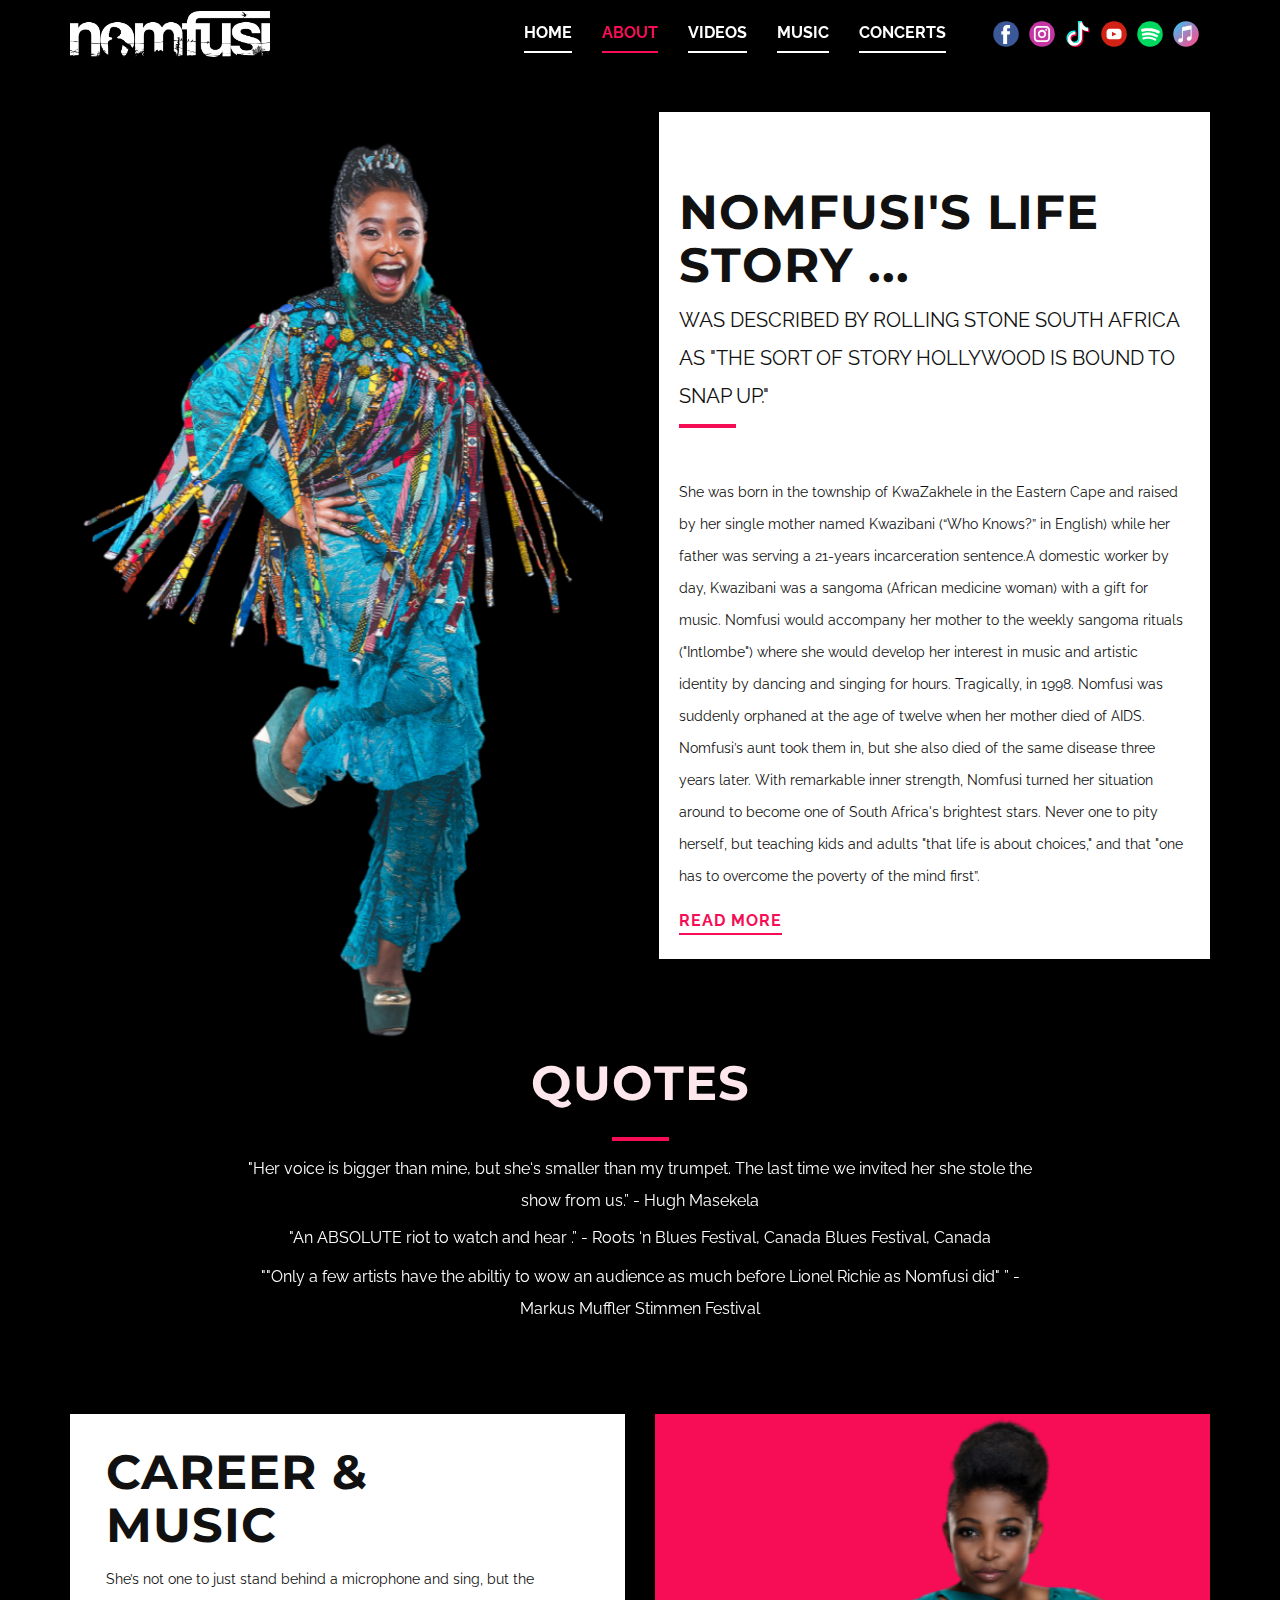
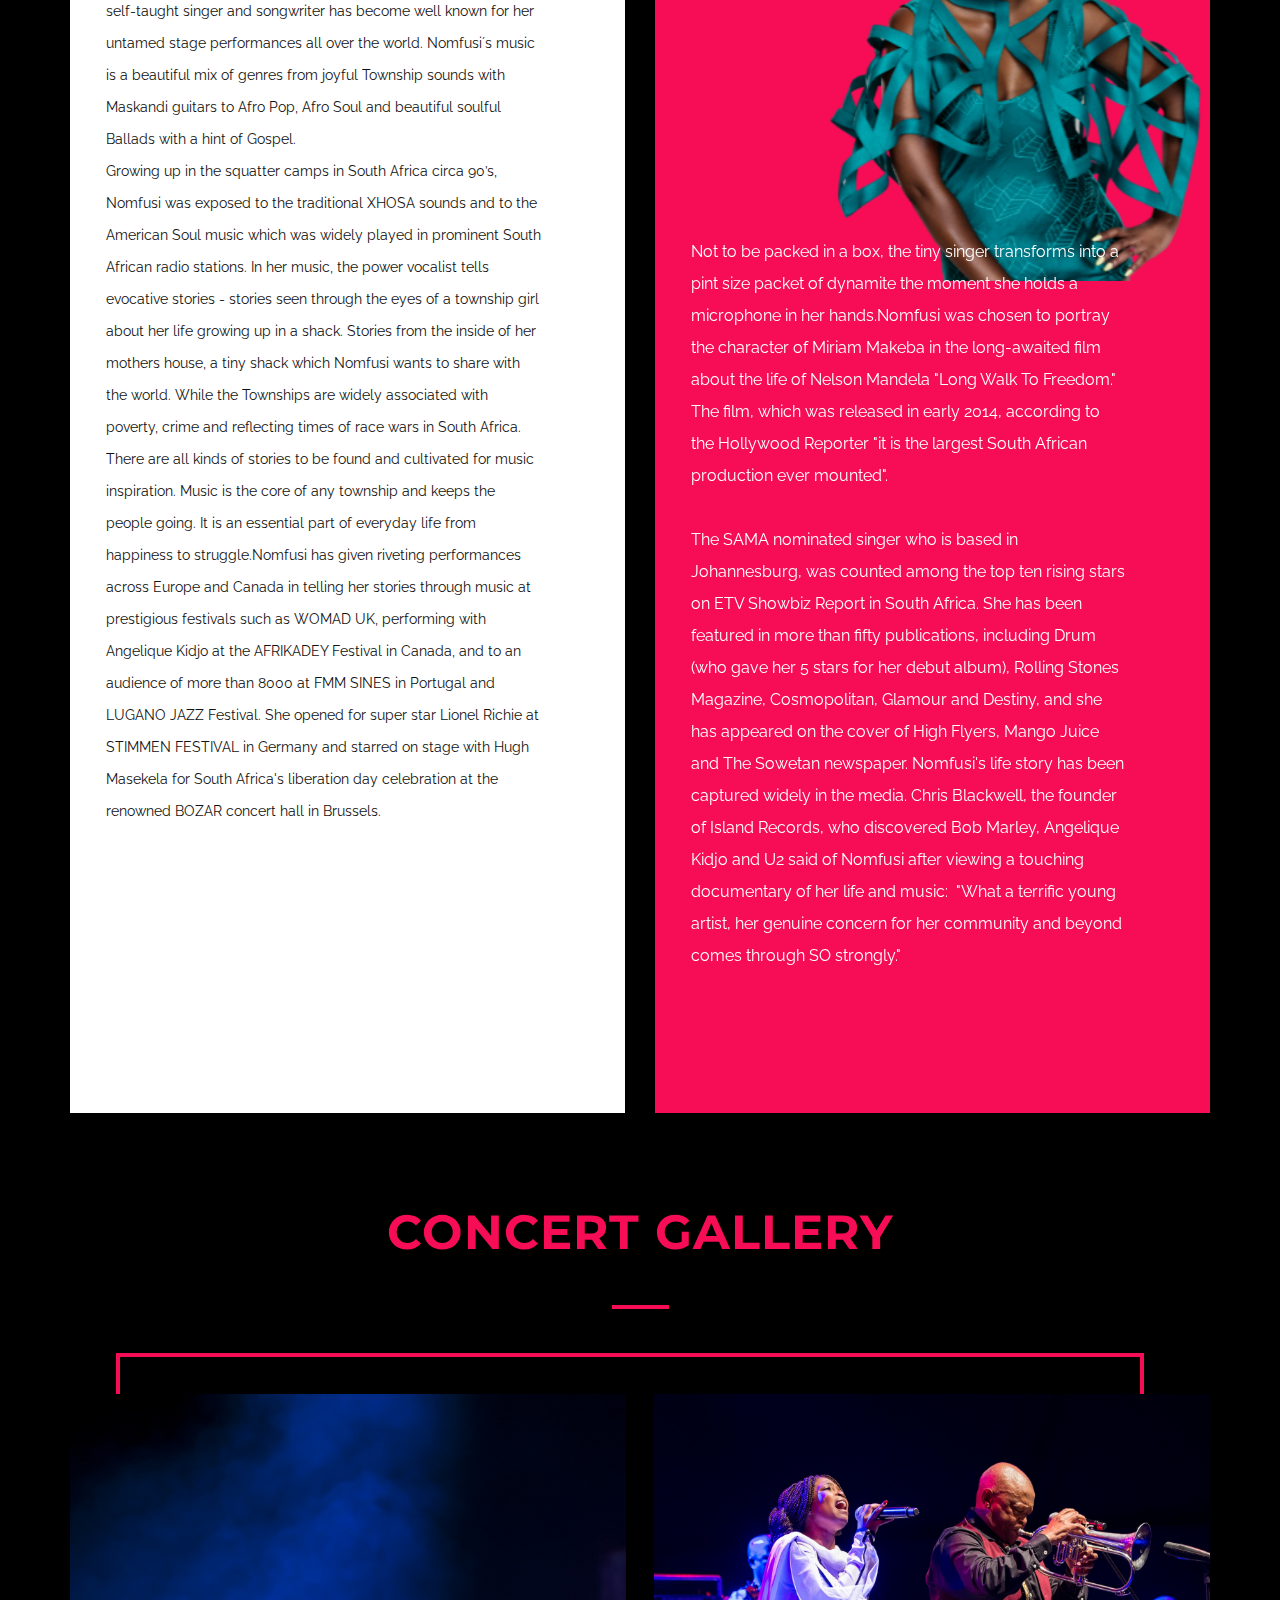
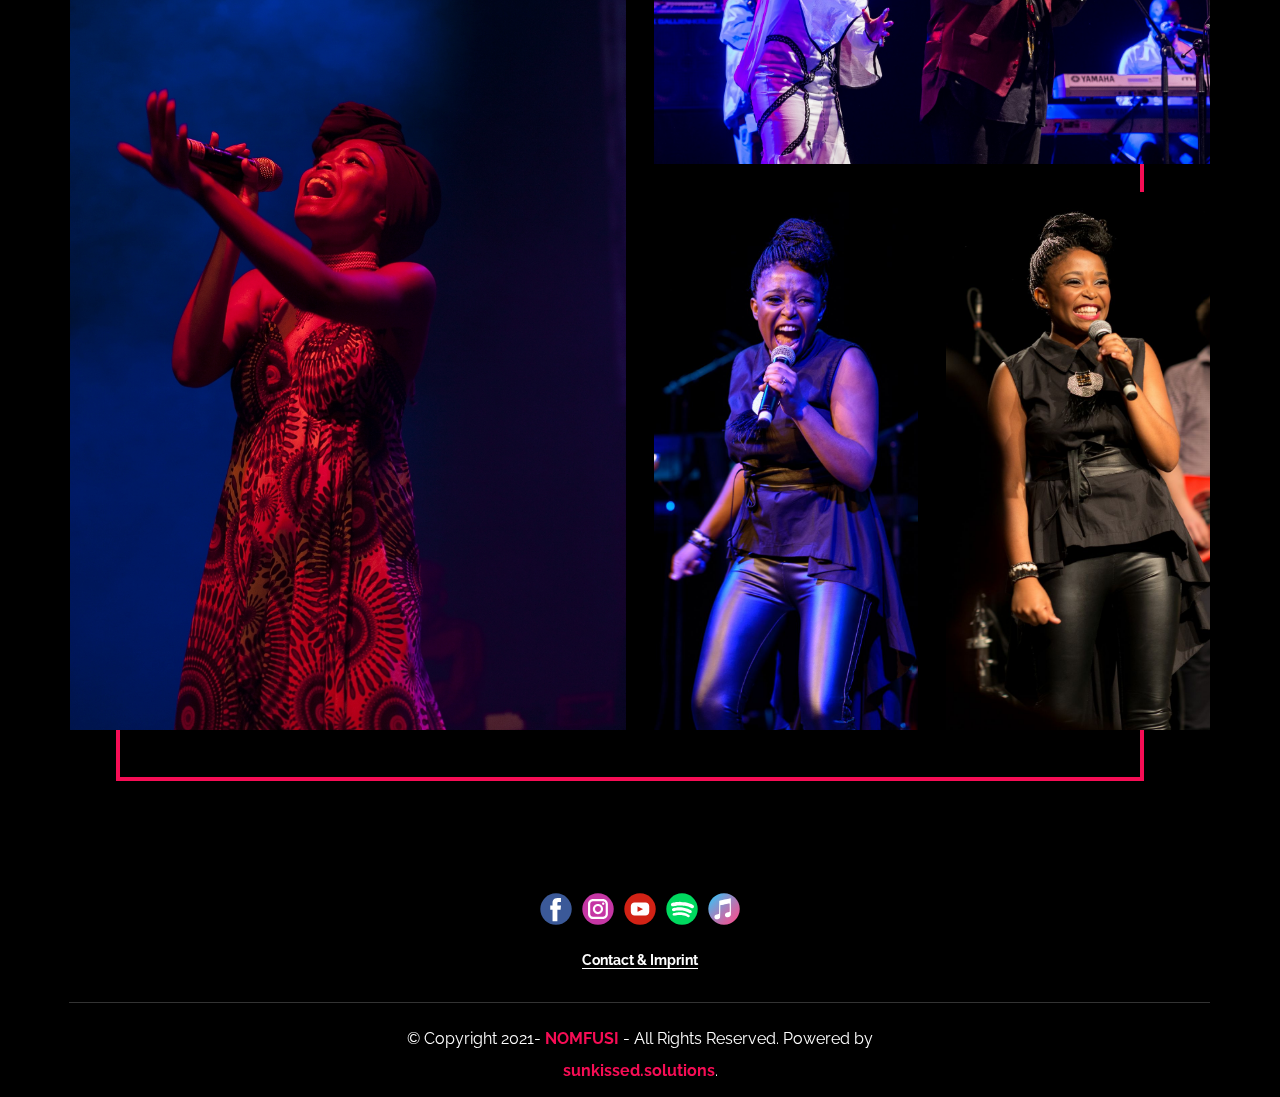
<file: About.html>
<!DOCTYPE html>
<html style="font-size: 16px;" lang="en-ZA">
  <head>
    <meta name="viewport" content="width=device-width, initial-scale=1.0">
    <meta charset="utf-8">
    <meta name="keywords" content="singer-songwriter, south africa, nomfusi, afropop, afrosoul, afro soul singer, live performer">
    <meta name="description" content="Nomfusi is a power vocalist and singer-songwriter from South Africa. Reviving the Spirit of Township Music, Soul &amp; Afropop. Nomfusi shared stages with big stars like Angelique Kidjo, Hugh Masekela and Lionel Richie.">
    <meta name="page_type" content="np-template-header-footer-from-plugin">
    <title>Nomfusi-Singer-Songwriter</title>
    <link rel="stylesheet" href="nicepage.css" media="screen">
<link rel="stylesheet" href="About.css" media="screen">
    <script class="u-script" type="text/javascript" src="jquery.js" defer=""></script>
    <script class="u-script" type="text/javascript" src="nicepage.js" defer=""></script>
    <link rel="icon" href="images/favicon.png">
    <link id="u-theme-google-font" rel="stylesheet" href="https://fonts.googleapis.com/css?family=Montserrat:100,100i,200,200i,300,300i,400,400i,500,500i,600,600i,700,700i,800,800i,900,900i|Raleway:100,100i,200,200i,300,300i,400,400i,500,500i,600,600i,700,700i,800,800i,900,900i">
    
    
    
    
    
    <script type="application/ld+json">{
		"@context": "http://schema.org",
		"@type": "Organization",
		"name": "Nomfusi - Official Website",
		"logo": "images/Nomfusi_logo.png",
		"sameAs": [
				"https://www.facebook.com/NomfusiSA/",
				"https://www.instagram.com/nomfusi.sa",
				"www.tiktok.com/@nomfusi_sa",
				"https://www.youtube.com/channel/UCmQuoOaihwF1tYvivdNQnTA",
				"https://open.spotify.com/artist/2pgwAcEZP1XSHx80lDYipV?si=9vnwXYxnQkitRAXL0CtLOQ",
				"https://music.apple.com/us/artist/nomfusi/361347579",
				"https://www.facebook.com/NomfusiSA/",
				"https://www.instagram.com/nomfusi.sa",
				"https://www.youtube.com/channel/UCmQuoOaihwF1tYvivdNQnTA",
				"https://open.spotify.com/artist/2pgwAcEZP1XSHx80lDYipV?si=9vnwXYxnQkitRAXL0CtLOQ",
				"https://music.apple.com/us/artist/nomfusi/361347579"
		]
}</script>
    <meta name="theme-color" content="#f60d55">
    <meta property="og:title" content="Nomfusi-Singer-Songwriter">
    <meta property="og:description" content="Nomfusi is a power vocalist and singer-songwriter from South Africa. Reviving the Spirit of Township Music, Soul &amp; Afropop. Nomfusi shared stages with big stars like Angelique Kidjo, Hugh Masekela and Lionel Richie.">
    <meta property="og:type" content="website">
  </head>
  <body class="u-black u-body u-overlap u-overlap-contrast"><header class="u-align-center-sm u-align-center-xs u-clearfix u-header u-sticky u-header" id="sec-489d"><div class="u-clearfix u-sheet u-sheet-1">
        <a href="Nomfusi-Singer-Songwriter.html" data-page-id="371817787" class="u-image u-logo u-image-1" data-image-width="2835" data-image-height="653" title="Startseite">
          <img src="images/Nomfusi_logo.png" class="u-logo-image u-logo-image-1" data-image-width="200">
        </a>
        <div class="u-social-icons u-spacing-10 u-social-icons-1">
          <a class="u-social-url" title="facebook" target="_blank" href="https://www.facebook.com/NomfusiSA/"><span class="u-icon u-icon-circle u-social-facebook u-social-icon u-icon-1"><svg class="u-svg-link" preserveAspectRatio="xMidYMin slice" viewBox="0 0 112 112" style=""><use xmlns:xlink="http://www.w3.org/1999/xlink" xlink:href="#svg-a1e6"></use></svg><svg class="u-svg-content" viewBox="0 0 112 112" x="0" y="0" id="svg-a1e6"><circle fill="currentColor" cx="56.1" cy="56.1" r="55"></circle><path fill="#FFFFFF" d="M73.5,31.6h-9.1c-1.4,0-3.6,0.8-3.6,3.9v8.5h12.6L72,58.3H60.8v40.8H43.9V58.3h-8V43.9h8v-9.2
            c0-6.7,3.1-17,17-17h12.5v13.9H73.5z"></path></svg></span>
          </a>
          <a class="u-social-url" title="instagram" target="_blank" href="https://www.instagram.com/nomfusi.sa"><span class="u-icon u-icon-circle u-social-icon u-social-instagram u-icon-2"><svg class="u-svg-link" preserveAspectRatio="xMidYMin slice" viewBox="0 0 112 112" style=""><use xmlns:xlink="http://www.w3.org/1999/xlink" xlink:href="#svg-cbb8"></use></svg><svg class="u-svg-content" viewBox="0 0 112 112" x="0" y="0" id="svg-cbb8"><circle fill="currentColor" cx="56.1" cy="56.1" r="55"></circle><path fill="#FFFFFF" d="M55.9,38.2c-9.9,0-17.9,8-17.9,17.9C38,66,46,74,55.9,74c9.9,0,17.9-8,17.9-17.9C73.8,46.2,65.8,38.2,55.9,38.2
            z M55.9,66.4c-5.7,0-10.3-4.6-10.3-10.3c-0.1-5.7,4.6-10.3,10.3-10.3c5.7,0,10.3,4.6,10.3,10.3C66.2,61.8,61.6,66.4,55.9,66.4z"></path><path fill="#FFFFFF" d="M74.3,33.5c-2.3,0-4.2,1.9-4.2,4.2s1.9,4.2,4.2,4.2s4.2-1.9,4.2-4.2S76.6,33.5,74.3,33.5z"></path><path fill="#FFFFFF" d="M73.1,21.3H38.6c-9.7,0-17.5,7.9-17.5,17.5v34.5c0,9.7,7.9,17.6,17.5,17.6h34.5c9.7,0,17.5-7.9,17.5-17.5V38.8
            C90.6,29.1,82.7,21.3,73.1,21.3z M83,73.3c0,5.5-4.5,9.9-9.9,9.9H38.6c-5.5,0-9.9-4.5-9.9-9.9V38.8c0-5.5,4.5-9.9,9.9-9.9h34.5
            c5.5,0,9.9,4.5,9.9,9.9V73.3z"></path></svg></span>
          </a>
          <a class="u-social-url" target="_blank" title="Tik Tok" href="www.tiktok.com/@nomfusi_sa"><span class="u-icon u-icon-circle u-social-custom u-social-icon u-icon-3"><svg class="u-svg-link" preserveAspectRatio="xMidYMin slice" viewBox="0 0 512 512" style=""><use xmlns:xlink="http://www.w3.org/1999/xlink" xlink:href="#svg-7f41"></use></svg><svg class="u-svg-content" viewBox="0 0 512 512" id="svg-7f41"><g><g fill="#f00044"><path d="m182.1 265.4c-40.6 0-73.4 32.8-72.8 73 .4 25.8 14.6 48.2 35.5 60.7-7.1-10.9-11.3-23.8-11.5-37.7-.6-40.2 32.2-73 72.8-73 8 0 15.7 1.3 22.9 3.6v-80.5c-7.5-1.1-15.2-1.7-22.9-1.7-.4 0-.7 0-1.1 0v59.2c-7.2-2.3-14.9-3.6-22.9-3.6z"></path><path d="m357.6 24h-.6-20.8c6 30.1 22.9 56.3 46.5 74.1-15.5-20.5-24.9-46.1-25.1-74.1z"></path><path d="m480 146.5c-7.9 0-15.5-.8-23-2.2v57.7c-27.2 0-53.6-5.3-78.4-15.9-16-6.8-30.9-15.5-44.6-26l.4 177.9c-.2 40-16 77.5-44.6 105.8-23.3 23-52.8 37.7-84.8 42.4-7.5 1.1-15.2 1.7-22.9 1.7-34.2 0-66.8-11.1-93.3-31.6 3 3.6 6.2 7.1 9.7 10.5 28.8 28.4 67 44.1 107.7 44.1 7.7 0 15.4-.6 22.9-1.7 32-4.7 61.5-19.4 84.8-42.4 28.6-28.3 44.4-65.8 44.6-105.8l-1.5-177.9c13.6 10.5 28.5 19.3 44.6 26 24.9 10.5 51.3 15.9 78.4 15.9"></path>
</g><path d="m98.2 254.1c28.5-28.3 66.4-44 106.8-44.3v-21.3c-7.5-1.1-15.2-1.7-22.9-1.7-40.8 0-79.1 15.7-107.9 44.3-28.3 28.1-44.5 66.5-44.4 106.4 0 40.2 15.9 77.9 44.6 106.4 4.6 4.5 9.3 8.7 14.3 12.5-22.6-26.9-34.9-60.5-35-95.9.1-39.9 16.2-78.3 44.5-106.4z" fill="#08fff9"></path><path d="m457 144.3v-21.4h-.2c-27.8 0-53.4-9.2-74-24.8 17.9 23.6 44.1 40.4 74.2 46.2z" fill="#08fff9"></path><path d="m202 432.2c9.5.5 18.6-.8 27-3.5 29-9.5 49.9-36.5 49.9-68.3l.1-119v-217.4h57.2c-1.5-7.5-2.3-15.1-2.4-23h-78.8v217.3l-.1 119c0 31.8-20.9 58.8-49.9 68.3-8.4 2.8-17.5 4.1-27 3.5-12.1-.7-23.4-4.3-33.2-10.1 12.3 19 33.3 31.9 57.2 33.2z" fill="#08fff9"></path><path d="m205 486.2c32-4.7 61.5-19.4 84.8-42.4 28.6-28.3 44.4-65.8 44.6-105.8l-.4-177.9c13.6 10.5 28.5 19.3 44.6 26 24.9 10.5 51.3 15.9 78.4 15.9v-57.7c-30.1-5.8-56.3-22.6-74.2-46.2-23.6-17.8-40.6-44-46.5-74.1h-57.3v217.3l-.1 119c0 31.8-20.9 58.8-49.9 68.3-8.4 2.8-17.5 4.1-27 3.5-24-1.3-44.9-14.2-57.2-33.1-20.9-12.4-35.1-34.9-35.5-60.7-.6-40.2 32.2-73 72.8-73 8 0 15.7 1.3 22.9 3.6v-59.2c-40.4.3-78.3 16-106.8 44.3-28.3 28.1-44.5 66.5-44.4 106.3 0 35.4 12.3 69 35 95.9 26.6 20.5 59.1 31.6 93.3 31.6 7.7.1 15.4-.5 22.9-1.6z"></path>
</g></svg></span>
          </a>
          <a class="u-social-url" target="_blank" title="YouTube" href="https://www.youtube.com/channel/UCmQuoOaihwF1tYvivdNQnTA"><span class="u-icon u-icon-circle u-social-icon u-social-youtube u-icon-4"><svg class="u-svg-link" preserveAspectRatio="xMidYMin slice" viewBox="0 0 112 112" style=""><use xmlns:xlink="http://www.w3.org/1999/xlink" xlink:href="#svg-241b"></use></svg><svg class="u-svg-content" viewBox="0 0 112 112" x="0" y="0" id="svg-241b"><circle fill="currentColor" cx="56.1" cy="56.1" r="55"></circle><path fill="#FFFFFF" d="M74.9,33.3H37.3c-7.4,0-13.4,6-13.4,13.4v18.8c0,7.4,6,13.4,13.4,13.4h37.6c7.4,0,13.4-6,13.4-13.4V46.7 C88.3,39.3,82.3,33.3,74.9,33.3L74.9,33.3z M65.9,57l-17.6,8.4c-0.5,0.2-1-0.1-1-0.6V47.5c0-0.5,0.6-0.9,1-0.6l17.6,8.9 C66.4,56,66.4,56.8,65.9,57L65.9,57z"></path></svg></span>
          </a>
          <a class="u-social-url" target="_blank" title="Spotify" href="https://open.spotify.com/artist/2pgwAcEZP1XSHx80lDYipV?si=9vnwXYxnQkitRAXL0CtLOQ"><span class="u-icon u-icon-circle u-social-icon u-social-spotify u-icon-5"><svg class="u-svg-link" preserveAspectRatio="xMidYMin slice" viewBox="0 0 112 112" style=""><use xmlns:xlink="http://www.w3.org/1999/xlink" xlink:href="#svg-7d25"></use></svg><svg class="u-svg-content" viewBox="0 0 112 112" x="0" y="0" id="svg-7d25"><circle fill="#00D95F" cx="56.1" cy="56.1" r="55"></circle><path fill="#FFFFFE" d="M94.5,41.9c-1.9-1.1-3.8-2.1-5.8-3c-2-0.9-4-1.7-6.1-2.4c-5.1-1.7-10.2-3-15.4-3.9
	c-5.2-0.9-10.5-1.3-15.8-1.5c-2.2-0.1-4.3-0.1-6.5,0c-2.2,0.1-4.3,0.2-6.5,0.4c-2.1,0.2-4.1,0.4-6.1,0.7c-2,0.3-4,0.7-6,1.1
	c-0.8,0.2-1.6,0.4-2.4,0.6c-0.8,0.2-1.6,0.5-2.4,0.7c-1.3,0.4-2.4,1.3-3.1,2.3c-0.7,1.1-1.1,2.4-1.1,3.7c0,1.4,0.5,2.7,1.3,3.7
	c0.8,1,1.9,1.8,3.2,2.2c0.6,0.2,1.2,0.3,1.8,0.2c0.6,0,1.2-0.1,1.8-0.2l0.6-0.2c1.4-0.4,2.8-0.7,4.2-1c2.2-0.5,4.3-0.8,6.5-1.1
	c2.2-0.3,4.4-0.4,6.6-0.6c1.9-0.1,3.9-0.1,5.8-0.1c1.9,0,3.8,0.1,5.8,0.2c1.9,0.1,3.7,0.3,5.6,0.5c1.8,0.2,3.6,0.5,5.5,0.8
	c2.6,0.5,5.2,1,7.8,1.7c2.5,0.7,5.1,1.5,7.5,2.5c1.3,0.5,2.5,1,3.6,1.6c1.2,0.6,2.4,1.2,3.5,1.9c1,0.6,2.1,0.8,3.2,0.9
	c1.1,0,2.2-0.3,3.2-0.8c0.9-0.6,1.8-1.3,2.3-2.3c0.5-0.9,0.8-2,0.8-3.1l0-0.2c0,0,0-0.2,0-0.3c0-0.3-0.1-0.6-0.1-0.9
	c-0.2-0.9-0.6-1.7-1.1-2.4C95.9,42.9,95.2,42.3,94.5,41.9z"></path><path fill="#FFFFFE" d="M73,54c-4.7-1.5-9.5-2.6-14.4-3.3c-4.9-0.7-9.8-0.9-14.7-0.7c-2.3,0.1-4.6,0.3-6.9,0.5
	c-2.3,0.3-4.5,0.7-6.8,1.2c-0.9,0.2-1.9,0.4-2.8,0.7c-0.9,0.2-1.8,0.5-2.7,0.8c-1.1,0.3-2,1-2.7,1.9c-0.7,0.9-1,2-1.1,3.1
	c0,1.1,0.3,2.2,0.9,3.1c0.6,0.9,1.5,1.6,2.5,2.1c0.6,0.3,1.3,0.4,2,0.4c0.6,0,1.3-0.1,1.9-0.3c3-0.9,6-1.5,9-1.9
	c3.2-0.5,6.5-0.7,9.7-0.7c2.5,0,4.9,0.1,7.3,0.3c2.4,0.2,4.7,0.5,7,1c3,0.6,5.9,1.3,8.8,2.2c2.9,0.9,5.7,2.1,8.4,3.5
	c0.9,0.4,1.7,0.9,2.6,1.4l0.9,0.5c1.3,0.7,2.8,0.9,4.1,0.6c1.3-0.3,2.5-1.2,3.3-2.4c0.7-1.2,1-2.7,0.6-4.2c-0.3-1.3-1.1-2.5-2.4-3.3
	l0,0c-0.2-0.1-0.5-0.3-0.6-0.4c-2.2-1.3-4.4-2.4-6.7-3.5C77.8,55.6,75.4,54.7,73,54z"></path><path fill="#FFFFFE" d="M58.7,68.6c-3.6-0.5-7.2-0.8-10.9-0.9h-0.1c-0.8,0-1.5,0.1-2.3,0.1c-1.7,0.1-3.5,0.2-5.1,0.3
	c-2.2,0.2-4.4,0.5-6.6,0.8c-2.2,0.4-4.4,0.8-6.5,1.3c-0.2,0-0.3,0.1-0.6,0.1h0c-0.2,0.1-0.4,0.1-0.6,0.2c-1,0.4-1.8,1.1-2.3,2.1
	c-0.5,0.9-0.7,2-0.5,3.1c0.2,1.1,0.8,2,1.6,2.6c0.8,0.6,1.8,1,2.9,1c0.3,0,0.7,0,1-0.1c0.3,0,0.6-0.1,0.9-0.2c2.6-0.6,5.2-1,7.8-1.4
	c2.6-0.4,5.2-0.6,7.9-0.7c2-0.1,4.1-0.1,6.1,0c2,0.1,4,0.3,6,0.6c3.3,0.5,6.4,1.3,9.5,2.3c3.1,1.1,6,2.4,8.8,4.1l0,0l0.1,0.1
	c0.3,0.2,0.6,0.3,0.9,0.5c1.1,0.5,2.2,0.5,3.2,0.2c1-0.3,1.9-1,2.5-2c0.6-1,0.8-2.2,0.6-3.2c-0.2-1.1-0.8-2.1-1.7-2.8
	c-0.3-0.2-0.6-0.4-0.9-0.6l-0.1-0.1l0,0c-1.7-1-3.5-2-5.4-2.8c-1.8-0.8-3.7-1.6-5.7-2.2C65.8,70,62.3,69.2,58.7,68.6z"></path></svg></span>
          </a>
          <a class="u-social-url" target="_blank" title="iTunes" href="https://music.apple.com/us/artist/nomfusi/361347579"><span class="u-icon u-icon-circle u-social-icon u-social-itunes u-icon-6"><svg class="u-svg-link" preserveAspectRatio="xMidYMin slice" viewBox="0 0 112 112" style=""><use xmlns:xlink="http://www.w3.org/1999/xlink" xlink:href="#svg-8e3b"></use></svg><svg class="u-svg-content" viewBox="0 0 112 112" x="0" y="0" id="svg-8e3b"><linearGradient id="SVGID_1_" gradientUnits="userSpaceOnUse" x1="8.6655" y1="8.6655" x2="103.5131" y2="103.5131"><stop offset="7.631029e-002" style="stop-color:#49B9EE"></stop><stop offset="0.2206" style="stop-color:#6BA4DC"></stop><stop offset="0.4859" style="stop-color:#A482BD"></stop><stop offset="0.7137" style="stop-color:#CD68A6"></stop><stop offset="0.8924" style="stop-color:#E75998"></stop><stop offset="1" style="stop-color:#F05393"></stop>
</linearGradient><path fill="url(#SVGID_1_)" d="M56.1,1.1c30.4,0,55,24.6,55,55s-24.6,55-55,55s-55-24.6-55-55S25.7,1.1,56.1,1.1z"></path><path fill="#FFFFFF" d="M73,83.7c3.4-1,5.8-3.5,6.8-7l0.3-1l0-27.6c0-20.7,0-27.7-0.1-28.1c-0.1-0.4-0.3-0.8-0.6-1
	c-0.4-0.2-0.8-0.3-1.3-0.3c-0.3,0-1.5,0.2-2.6,0.4c-4.9,0.9-33.5,6.7-33.9,6.9c-0.8,0.3-1.5,1-1.9,1.7l-0.3,0.6
	c0,0-0.1,43.3-0.4,43.8c-0.3,0.7-1.1,1.4-1.8,1.7c-0.3,0.1-1.6,0.4-2.8,0.7c-5.7,1.2-7.9,2-9.7,3.8c-1,1-1.8,2.4-2.1,3.9
	c-0.3,1.4-0.2,3.5,0.2,4.8c0.5,1.3,1.2,2.5,2.2,3.4c0.9,0.7,2,1.2,3.1,1.5c2.6,0.7,7.5-0.1,10.1-1.6c1.1-0.6,2.4-1.9,3.1-3
	c0.3-0.4,0.7-1.3,0.9-1.9c0.8-2.2,0.8-40.9,0.9-41.4c0.2-0.8,0.7-1.4,1.5-1.6c0.7-0.2,28.2-5.8,29-5.9c0.7-0.1,1.3,0.1,1.7,0.6
	c0.2,0.1,0.4,0.3,0.5,0.5c0.2,0.3,0.2,1,0.3,13.3c0,14.1,0.1,13.8-0.7,14.7c-0.5,0.6-1.2,0.9-4,1.5c-4.3,0.9-5.7,1.3-7.3,2.1
	c-2,1-3.2,2.1-4,4c-0.6,1.3-0.8,2.3-0.8,3.6c0,2.3,0.8,4.2,2.6,5.9c0.2,0.2,0.3,0.3,0.5,0.5c0.9,0.7,1.8,1.1,2.9,1.4
	C67,84.7,70.5,84.5,73,83.7z"></path></svg></span>
          </a>
        </div>
        <nav class="u-align-left u-menu u-menu-dropdown u-offcanvas u-menu-1">
          <div class="menu-collapse" style="font-size: 1rem; letter-spacing: 0px; font-weight: 700; text-transform: uppercase;">
            <a class="u-button-style u-custom-active-border-color u-custom-border u-custom-border-color u-custom-borders u-custom-hover-border-color u-custom-padding-bottom u-custom-text-active-color u-custom-text-color u-custom-text-hover-color u-custom-text-shadow u-custom-top-bottom-menu-spacing u-nav-link u-text-white" href="#" style="padding: 1px 0px; font-size: calc(1em + 2px);">
              <svg class="u-svg-link" preserveAspectRatio="xMidYMin slice" viewBox="0 0 302 302" style=""><use xmlns:xlink="http://www.w3.org/1999/xlink" xlink:href="#svg-8a8f"></use></svg>
              <svg xmlns="http://www.w3.org/2000/svg" xmlns:xlink="http://www.w3.org/1999/xlink" version="1.1" id="svg-8a8f" x="0px" y="0px" viewBox="0 0 302 302" style="enable-background:new 0 0 302 302;" xml:space="preserve" class="u-svg-content"><g><rect y="36" width="302" height="30"></rect><rect y="236" width="302" height="30"></rect><rect y="136" width="302" height="30"></rect>
</g><g></g><g></g><g></g><g></g><g></g><g></g><g></g><g></g><g></g><g></g><g></g><g></g><g></g><g></g><g></g></svg>
            </a>
          </div>
          <div class="u-custom-menu u-nav-container">
            <ul class="u-nav u-spacing-30 u-unstyled u-nav-1"><li class="u-nav-item"><a class="u-border-2 u-border-active-palette-1-base u-border-hover-palette-1-base u-border-no-left u-border-no-right u-border-no-top u-border-white u-button-style u-nav-link u-text-active-palette-1-base u-text-hover-palette-1-base" href="Nomfusi-Singer-Songwriter.html" style="padding: 10px 0px;">Home</a>
</li><li class="u-nav-item"><a class="u-border-2 u-border-active-palette-1-base u-border-hover-palette-1-base u-border-no-left u-border-no-right u-border-no-top u-border-white u-button-style u-nav-link u-text-active-palette-1-base u-text-hover-palette-1-base" href="About.html" style="padding: 10px 0px;">About</a>
</li><li class="u-nav-item"><a class="u-border-2 u-border-active-palette-1-base u-border-hover-palette-1-base u-border-no-left u-border-no-right u-border-no-top u-border-white u-button-style u-nav-link u-text-active-palette-1-base u-text-hover-palette-1-base" href="Videos.html" style="padding: 10px 0px;">Videos</a>
</li><li class="u-nav-item"><a class="u-border-2 u-border-active-palette-1-base u-border-hover-palette-1-base u-border-no-left u-border-no-right u-border-no-top u-border-white u-button-style u-nav-link u-text-active-palette-1-base u-text-hover-palette-1-base" href="Music.html" style="padding: 10px 0px;">Music</a>
</li><li class="u-nav-item"><a class="u-border-2 u-border-active-palette-1-base u-border-hover-palette-1-base u-border-no-left u-border-no-right u-border-no-top u-border-white u-button-style u-nav-link u-text-active-palette-1-base u-text-hover-palette-1-base" href="Live.html" style="padding: 10px 0px;">Concerts</a>
</li></ul>
          </div>
          <div class="u-custom-menu u-nav-container-collapse">
            <div class="u-align-center u-black u-container-style u-inner-container-layout u-opacity u-opacity-95 u-sidenav">
              <div class="u-sidenav-overflow">
                <div class="u-menu-close u-menu-close-1"></div>
                <ul class="u-align-center u-nav u-popupmenu-items u-unstyled u-nav-2"><li class="u-nav-item"><a class="u-button-style u-nav-link" href="Nomfusi-Singer-Songwriter.html" style="padding: 10px 0px;">Home</a>
</li><li class="u-nav-item"><a class="u-button-style u-nav-link" href="About.html" style="padding: 10px 0px;">About</a>
</li><li class="u-nav-item"><a class="u-button-style u-nav-link" href="Videos.html" style="padding: 10px 0px;">Videos</a>
</li><li class="u-nav-item"><a class="u-button-style u-nav-link" href="Music.html" style="padding: 10px 0px;">Music</a>
</li><li class="u-nav-item"><a class="u-button-style u-nav-link" href="Live.html" style="padding: 10px 0px;">Concerts</a>
</li></ul>
              </div>
            </div>
            <div class="u-black u-menu-overlay u-opacity u-opacity-70"></div>
          </div>
        </nav>
      </div></header> 
    <section class="u-clearfix u-section-1" id="sec-afbe">
      <div class="u-clearfix u-sheet u-sheet-1">
        <div class="u-clearfix u-expanded-width u-layout-wrap u-layout-wrap-1">
          <div class="u-layout">
            <div class="u-layout-col">
              <div class="u-size-60">
                <div class="u-layout-row">
                  <div class="u-black u-container-style u-layout-cell u-left-cell u-size-31 u-layout-cell-1">
                    <div class="u-container-layout u-container-layout-1">
                      <img class="u-image u-image-1" src="images/Nomfusi-Banner-3.png" data-image-width="600" data-image-height="879" data-animation-name="fadeIn" data-animation-duration="1000" data-animation-delay="0" data-animation-direction="">
                    </div>
                  </div>
                  <div class="u-container-style u-layout-cell u-right-cell u-size-29 u-white u-layout-cell-2">
                    <div class="u-container-layout u-container-layout-2">
                      <h2 class="u-text u-text-body-color u-text-1">Nomfusi's life story ...&nbsp;<br>
                      </h2>
                      <p class="u-large-text u-text u-text-variant u-text-2">WAS DESCRIBED BY ROLLING STONE SOUTH AFRICA AS "THE SORT OF STORY HOLLYWOOD IS BOUND TO SNAP UP."</p>
                      <div class="u-border-4 u-border-palette-1-base u-line u-line-horizontal u-line-1"></div>
                      <p class="u-text u-text-3">
                        <span style="font-size: 0.875rem;">She was born in the township of KwaZakhele in the Eastern Cape and raised by her single mother named Kwazibani (“Who Knows?” in English) while her father was serving a 21-years incarceration sentence.A domestic worker by day, Kwazibani was a sangoma (African medicine woman) with a gift for music. Nomfusi would accompany her mother to the weekly sangoma rituals ("Intlombe") where she would develop her interest in music and artistic identity by dancing and singing for hours. Tragically, in 1998. Nomfusi was suddenly orphaned at the age of twelve when her mother died of AIDS. Nomfusi’s aunt took them in, but she also died of the same disease three years later. With remarkable inner strength, Nomfusi turned her situation around to become one of South Africa's brightest stars. Never one to pity herself, but teaching kids and adults "that life is about choices," and that "one has to overcome the poverty of the mind first”.</span>
                        <br>
                      </p>
                      <a href="997821#sec-d4fb" class="u-active-none u-border-2 u-border-active-palette-2-dark-1 u-border-hover-white u-border-palette-1-base u-btn u-button-style u-hover-none u-none u-text-hover-white u-text-palette-1-base u-btn-1">read More</a>
                    </div>
                  </div>
                </div>
              </div>
            </div>
          </div>
        </div>
      </div>
    </section>
    <section class="u-clearfix u-section-2" id="sec-6383">
      <div class="u-clearfix u-sheet u-valign-middle-lg u-valign-middle-md u-valign-middle-xl u-sheet-1">
        <div class="u-align-center-lg u-align-center-md u-align-center-sm u-align-center-xs u-container-style u-expanded-width-lg u-expanded-width-md u-expanded-width-sm u-expanded-width-xs u-group u-similar-fill u-group-1" data-animation-name="pulse" data-animation-duration="1000" data-animation-delay="0" data-animation-direction="">
          <div class="u-container-layout u-container-layout-1">
            <h2 class="u-align-center-xl u-text u-text-1">QUOTES</h2>
            <div class="u-border-4 u-border-palette-1-base u-line u-line-horizontal u-line-1"></div>
            <p class="u-align-center-xl u-text u-text-2" data-animation-name="jackInTheBox" data-animation-duration="1000" data-animation-delay="0" data-animation-direction="">"Her voice is bigger than mine, but she‘s smaller than my trumpet. The last time we invited her she stole the show from us.” - Hugh Masekela</p>
            <p class="u-align-center-xl u-text u-text-3" data-animation-name="jackInTheBox" data-animation-duration="1000" data-animation-delay="0" data-animation-direction="">"An ABSOLUTE riot to watch and hear&nbsp;.” - Roots ‘n Blues Festival, Canada Blues Festival, Canada</p>
            <p class="u-align-center-xl u-text u-text-4" data-animation-name="jackInTheBox" data-animation-duration="1000" data-animation-delay="0" data-animation-direction="">""Only a few artists have the abiltiy to wow an audience as much before Lionel Richie as Nomfusi did"&nbsp;” - Markus Muffler Stimmen Festival</p>
          </div>
        </div>
      </div>
    </section>
    <section class="u-black u-clearfix u-section-3" id="sec-d4fb">
      <div class="u-clearfix u-sheet u-valign-middle-lg u-sheet-1">
        <div class="u-clearfix u-expanded-width u-gutter-30 u-layout-spacing-vertical u-layout-wrap u-layout-wrap-1">
          <div class="u-gutter-0 u-layout">
            <div class="u-layout-row">
              <div class="u-align-left u-container-style u-layout-cell u-left-cell u-similar-fill u-size-30 u-white u-layout-cell-1">
                <div class="u-container-layout u-container-layout-1">
                  <h2 class="u-text u-text-body-color u-text-1">CAREER &amp; MUSIC</h2>
                  <p class="u-text u-text-2">
                    <span style="font-size: 0.875rem;">She’s not one to just stand behind a microphone and sing, but the self-taught singer and songwriter has become well known for her untamed stage performances all over the world. Nomfusi´s music is a beautiful mix of genres from joyful Township sounds with Maskandi guitars to Afro Pop, Afro Soul and beautiful soulful Ballads with a hint of Gospel.<br>Growing up in the squatter camps in South Africa circa 90’s, Nomfusi was exposed to the traditional XHOSA sounds and to the American Soul music which was widely played in prominent South African radio stations. In her music, the power vocalist tells evocative stories - stories seen through the eyes of a township girl about her life growing up in a shack. Stories from the inside of her mothers house, a tiny shack which Nomfusi wants to share with the world. While the Townships are widely associated with poverty, crime and reflecting times of race wars in South Africa. There are all kinds of stories to be found and cultivated for music inspiration. Music is the core of any township and keeps the people going. It is an essential part of everyday life from happiness to struggle.Nomfusi has given riveting performances across Europe and Canada in telling her stories through music at prestigious festivals such as WOMAD UK, performing with Angelique Kidjo at the AFRIKADEY Festival in Canada, and to an audience of more than 8000 at FMM SINES in Portugal and LUGANO JAZZ Festival. She opened for super star Lionel Richie at STIMMEN FESTIVAL in Germany and starred on stage with Hugh Masekela for South Africa's liberation day celebration at the renowned BOZAR concert hall in Brussels.
                    </span>
                    <br>
                  </p>
                </div>
              </div>
              <div class="u-align-left u-container-style u-layout-cell u-palette-1-base u-right-cell u-similar-fill u-size-30 u-layout-cell-2">
                <div class="u-container-layout u-valign-top-lg u-valign-top-md u-valign-top-xl u-container-layout-2">
                  <img src="images/Nomfusi-Banner-1-300x.png" alt="" class="u-align-left u-image u-image-contain u-image-1" data-image-width="300" data-image-height="359" data-animation-name="fadeIn" data-animation-duration="1000" data-animation-delay="0" data-animation-direction="">
                  <p class="u-text u-text-3">Not to be packed in a box, the tiny singer transforms into a pint size packet of dynamite the moment she holds a microphone in her hands.Nomfusi was chosen to portray the character of Miriam Makeba in the long-awaited film about the life of Nelson Mandela "Long Walk To Freedom." The film, which was released in early 2014, according to the Hollywood Reporter "it is the largest South African production ever mounted".<br>
                    <br>The SAMA nominated singer who is based in Johannesburg, was counted among the top ten rising stars on ETV Showbiz Report in South Africa. She has been featured in more than fifty publications, including Drum (who gave her 5 stars for her debut album), Rolling Stones Magazine, Cosmopolitan, Glamour and Destiny, and she has appeared on the cover of High Flyers, Mango Juice and The Sowetan newspaper. Nomfusi's life story has been captured widely in the media. Chris Blackwell, the founder of Island Records, who discovered Bob Marley, Angelique Kidjo and U2 said of Nomfusi after viewing a touching documentary of her life and music:&nbsp; "What a terrific young artist, her genuine concern for her community and beyond comes through SO strongly."<br>
                  </p>
                </div>
              </div>
            </div>
          </div>
        </div>
      </div>
    </section>
    <section class="u-clearfix u-section-4" id="sec-0e0c">
      <div class="u-clearfix u-sheet u-sheet-1">
        <div class="u-align-center-lg u-align-center-md u-align-center-xl u-align-center-xs u-container-style u-expanded-width-lg u-expanded-width-md u-expanded-width-sm u-expanded-width-xs u-group u-similar-fill u-group-1">
          <div class="u-container-layout u-container-layout-1">
            <h2 class="u-align-center-sm u-text u-text-palette-1-base u-text-1">concert&nbsp;GALLERY</h2>
            <div class="u-border-4 u-border-palette-1-base u-line u-line-horizontal u-line-1"></div>
          </div>
        </div>
        <div class="u-align-left u-border-4 u-border-color-1-base u-expanded-width-xs u-shape u-shape-rectangle u-shape-1"></div>
        <div class="u-clearfix u-expanded-width-lg u-expanded-width-md u-expanded-width-xl u-gutter-28 u-layout-wrap u-layout-wrap-1">
          <div class="u-gutter-0 u-layout">
            <div class="u-layout-row">
              <div class="u-size-30 u-size-60-md">
                <div class="u-layout-row">
                  <div class="u-container-style u-effect-hover-zoom u-image u-layout-cell u-left-cell u-size-60 u-image-1" data-image-width="1535" data-image-height="2307" data-animation-name="zoomIn" data-animation-duration="1000" data-animation-delay="0" data-animation-direction="">
                    <div class="u-background-effect u-expanded">
                      <div class="u-background-effect-image u-expanded u-image u-image-2" data-image-width="1535" data-image-height="2307"></div>
                    </div>
                    <div class="u-container-layout"></div>
                  </div>
                </div>
              </div>
              <div class="u-size-30 u-size-60-md">
                <div class="u-layout-col">
                  <div class="u-size-40">
                    <div class="u-layout-row">
                      <div class="u-container-style u-effect-hover-zoom u-image-contain u-layout-cell u-right-cell u-size-60 u-layout-cell-2" data-image-width="3200" data-image-height="2128" data-animation-name="zoomIn" data-animation-duration="1000" data-animation-delay="0" data-animation-direction="">
                        <div class="u-background-effect u-expanded">
                          <div class="u-background-effect-image u-expanded u-image u-image-contain u-image-3" data-image-width="3200" data-image-height="2128"></div>
                        </div>
                        <div class="u-container-layout"></div>
                      </div>
                    </div>
                  </div>
                  <div class="u-size-20">
                    <div class="u-layout-row">
                      <div class="u-container-style u-effect-hover-zoom u-layout-cell u-size-30 u-layout-cell-3" data-image-width="1281" data-image-height="1920" data-animation-name="zoomIn" data-animation-duration="1000" data-animation-delay="0" data-animation-direction="">
                        <div class="u-background-effect u-expanded">
                          <div class="u-background-effect-image u-expanded u-image u-image-4" data-image-width="1281" data-image-height="1920"></div>
                        </div>
                        <div class="u-container-layout"></div>
                      </div>
                      <div class="u-container-style u-effect-hover-zoom u-layout-cell u-right-cell u-size-30 u-layout-cell-4" data-image-width="1068" data-image-height="1600" data-animation-name="zoomIn" data-animation-duration="1000" data-animation-delay="0" data-animation-direction="">
                        <div class="u-background-effect u-expanded">
                          <div class="u-background-effect-image u-expanded u-image u-image-5" data-image-width="1068" data-image-height="1600"></div>
                        </div>
                        <div class="u-container-layout"></div>
                      </div>
                    </div>
                  </div>
                </div>
              </div>
            </div>
          </div>
        </div>
      </div>
    </section>
    
    
    <footer class="u-align-center u-black u-clearfix u-footer" id="sec-6942"><div class="u-clearfix u-sheet u-sheet-1">
        <div class="u-container-style u-group u-similar-fill u-group-1">
          <div class="u-container-layout u-container-layout-1">
            <div class="u-social-icons u-spacing-10 u-social-icons-1">
              <a class="u-social-url" title="facebook" target="_blank" href="https://www.facebook.com/NomfusiSA/"><span class="u-icon u-icon-circle u-social-facebook u-social-icon u-icon-1"><svg class="u-svg-link" preserveAspectRatio="xMidYMin slice" viewBox="0 0 112 112" style=""><use xmlns:xlink="http://www.w3.org/1999/xlink" xlink:href="#svg-a1c1"></use></svg><svg class="u-svg-content" viewBox="0 0 112 112" x="0" y="0" id="svg-a1c1"><circle fill="currentColor" cx="56.1" cy="56.1" r="55"></circle><path fill="#FFFFFF" d="M73.5,31.6h-9.1c-1.4,0-3.6,0.8-3.6,3.9v8.5h12.6L72,58.3H60.8v40.8H43.9V58.3h-8V43.9h8v-9.2
            c0-6.7,3.1-17,17-17h12.5v13.9H73.5z"></path></svg></span>
              </a>
              <a class="u-social-url" title="instagram" target="_blank" href="https://www.instagram.com/nomfusi.sa"><span class="u-icon u-icon-circle u-social-icon u-social-instagram u-icon-2"><svg class="u-svg-link" preserveAspectRatio="xMidYMin slice" viewBox="0 0 112 112" style=""><use xmlns:xlink="http://www.w3.org/1999/xlink" xlink:href="#svg-36b6"></use></svg><svg class="u-svg-content" viewBox="0 0 112 112" x="0" y="0" id="svg-36b6"><circle fill="currentColor" cx="56.1" cy="56.1" r="55"></circle><path fill="#FFFFFF" d="M55.9,38.2c-9.9,0-17.9,8-17.9,17.9C38,66,46,74,55.9,74c9.9,0,17.9-8,17.9-17.9C73.8,46.2,65.8,38.2,55.9,38.2
            z M55.9,66.4c-5.7,0-10.3-4.6-10.3-10.3c-0.1-5.7,4.6-10.3,10.3-10.3c5.7,0,10.3,4.6,10.3,10.3C66.2,61.8,61.6,66.4,55.9,66.4z"></path><path fill="#FFFFFF" d="M74.3,33.5c-2.3,0-4.2,1.9-4.2,4.2s1.9,4.2,4.2,4.2s4.2-1.9,4.2-4.2S76.6,33.5,74.3,33.5z"></path><path fill="#FFFFFF" d="M73.1,21.3H38.6c-9.7,0-17.5,7.9-17.5,17.5v34.5c0,9.7,7.9,17.6,17.5,17.6h34.5c9.7,0,17.5-7.9,17.5-17.5V38.8
            C90.6,29.1,82.7,21.3,73.1,21.3z M83,73.3c0,5.5-4.5,9.9-9.9,9.9H38.6c-5.5,0-9.9-4.5-9.9-9.9V38.8c0-5.5,4.5-9.9,9.9-9.9h34.5
            c5.5,0,9.9,4.5,9.9,9.9V73.3z"></path></svg></span>
              </a>
              <a class="u-social-url" target="_blank" title="YouTube" href="https://www.youtube.com/channel/UCmQuoOaihwF1tYvivdNQnTA"><span class="u-icon u-icon-circle u-social-icon u-social-youtube u-icon-3"><svg class="u-svg-link" preserveAspectRatio="xMidYMin slice" viewBox="0 0 112 112" style=""><use xmlns:xlink="http://www.w3.org/1999/xlink" xlink:href="#svg-7393"></use></svg><svg class="u-svg-content" viewBox="0 0 112 112" x="0" y="0" id="svg-7393"><circle fill="currentColor" cx="56.1" cy="56.1" r="55"></circle><path fill="#FFFFFF" d="M74.9,33.3H37.3c-7.4,0-13.4,6-13.4,13.4v18.8c0,7.4,6,13.4,13.4,13.4h37.6c7.4,0,13.4-6,13.4-13.4V46.7 C88.3,39.3,82.3,33.3,74.9,33.3L74.9,33.3z M65.9,57l-17.6,8.4c-0.5,0.2-1-0.1-1-0.6V47.5c0-0.5,0.6-0.9,1-0.6l17.6,8.9 C66.4,56,66.4,56.8,65.9,57L65.9,57z"></path></svg></span>
              </a>
              <a class="u-social-url" target="_blank" title="Spotify" href="https://open.spotify.com/artist/2pgwAcEZP1XSHx80lDYipV?si=9vnwXYxnQkitRAXL0CtLOQ"><span class="u-icon u-icon-circle u-social-icon u-social-spotify u-icon-4"><svg class="u-svg-link" preserveAspectRatio="xMidYMin slice" viewBox="0 0 112 112" style=""><use xmlns:xlink="http://www.w3.org/1999/xlink" xlink:href="#svg-ce60"></use></svg><svg class="u-svg-content" viewBox="0 0 112 112" x="0" y="0" id="svg-ce60"><circle fill="#00D95F" cx="56.1" cy="56.1" r="55"></circle><path fill="#FFFFFE" d="M94.5,41.9c-1.9-1.1-3.8-2.1-5.8-3c-2-0.9-4-1.7-6.1-2.4c-5.1-1.7-10.2-3-15.4-3.9
	c-5.2-0.9-10.5-1.3-15.8-1.5c-2.2-0.1-4.3-0.1-6.5,0c-2.2,0.1-4.3,0.2-6.5,0.4c-2.1,0.2-4.1,0.4-6.1,0.7c-2,0.3-4,0.7-6,1.1
	c-0.8,0.2-1.6,0.4-2.4,0.6c-0.8,0.2-1.6,0.5-2.4,0.7c-1.3,0.4-2.4,1.3-3.1,2.3c-0.7,1.1-1.1,2.4-1.1,3.7c0,1.4,0.5,2.7,1.3,3.7
	c0.8,1,1.9,1.8,3.2,2.2c0.6,0.2,1.2,0.3,1.8,0.2c0.6,0,1.2-0.1,1.8-0.2l0.6-0.2c1.4-0.4,2.8-0.7,4.2-1c2.2-0.5,4.3-0.8,6.5-1.1
	c2.2-0.3,4.4-0.4,6.6-0.6c1.9-0.1,3.9-0.1,5.8-0.1c1.9,0,3.8,0.1,5.8,0.2c1.9,0.1,3.7,0.3,5.6,0.5c1.8,0.2,3.6,0.5,5.5,0.8
	c2.6,0.5,5.2,1,7.8,1.7c2.5,0.7,5.1,1.5,7.5,2.5c1.3,0.5,2.5,1,3.6,1.6c1.2,0.6,2.4,1.2,3.5,1.9c1,0.6,2.1,0.8,3.2,0.9
	c1.1,0,2.2-0.3,3.2-0.8c0.9-0.6,1.8-1.3,2.3-2.3c0.5-0.9,0.8-2,0.8-3.1l0-0.2c0,0,0-0.2,0-0.3c0-0.3-0.1-0.6-0.1-0.9
	c-0.2-0.9-0.6-1.7-1.1-2.4C95.9,42.9,95.2,42.3,94.5,41.9z"></path><path fill="#FFFFFE" d="M73,54c-4.7-1.5-9.5-2.6-14.4-3.3c-4.9-0.7-9.8-0.9-14.7-0.7c-2.3,0.1-4.6,0.3-6.9,0.5
	c-2.3,0.3-4.5,0.7-6.8,1.2c-0.9,0.2-1.9,0.4-2.8,0.7c-0.9,0.2-1.8,0.5-2.7,0.8c-1.1,0.3-2,1-2.7,1.9c-0.7,0.9-1,2-1.1,3.1
	c0,1.1,0.3,2.2,0.9,3.1c0.6,0.9,1.5,1.6,2.5,2.1c0.6,0.3,1.3,0.4,2,0.4c0.6,0,1.3-0.1,1.9-0.3c3-0.9,6-1.5,9-1.9
	c3.2-0.5,6.5-0.7,9.7-0.7c2.5,0,4.9,0.1,7.3,0.3c2.4,0.2,4.7,0.5,7,1c3,0.6,5.9,1.3,8.8,2.2c2.9,0.9,5.7,2.1,8.4,3.5
	c0.9,0.4,1.7,0.9,2.6,1.4l0.9,0.5c1.3,0.7,2.8,0.9,4.1,0.6c1.3-0.3,2.5-1.2,3.3-2.4c0.7-1.2,1-2.7,0.6-4.2c-0.3-1.3-1.1-2.5-2.4-3.3
	l0,0c-0.2-0.1-0.5-0.3-0.6-0.4c-2.2-1.3-4.4-2.4-6.7-3.5C77.8,55.6,75.4,54.7,73,54z"></path><path fill="#FFFFFE" d="M58.7,68.6c-3.6-0.5-7.2-0.8-10.9-0.9h-0.1c-0.8,0-1.5,0.1-2.3,0.1c-1.7,0.1-3.5,0.2-5.1,0.3
	c-2.2,0.2-4.4,0.5-6.6,0.8c-2.2,0.4-4.4,0.8-6.5,1.3c-0.2,0-0.3,0.1-0.6,0.1h0c-0.2,0.1-0.4,0.1-0.6,0.2c-1,0.4-1.8,1.1-2.3,2.1
	c-0.5,0.9-0.7,2-0.5,3.1c0.2,1.1,0.8,2,1.6,2.6c0.8,0.6,1.8,1,2.9,1c0.3,0,0.7,0,1-0.1c0.3,0,0.6-0.1,0.9-0.2c2.6-0.6,5.2-1,7.8-1.4
	c2.6-0.4,5.2-0.6,7.9-0.7c2-0.1,4.1-0.1,6.1,0c2,0.1,4,0.3,6,0.6c3.3,0.5,6.4,1.3,9.5,2.3c3.1,1.1,6,2.4,8.8,4.1l0,0l0.1,0.1
	c0.3,0.2,0.6,0.3,0.9,0.5c1.1,0.5,2.2,0.5,3.2,0.2c1-0.3,1.9-1,2.5-2c0.6-1,0.8-2.2,0.6-3.2c-0.2-1.1-0.8-2.1-1.7-2.8
	c-0.3-0.2-0.6-0.4-0.9-0.6l-0.1-0.1l0,0c-1.7-1-3.5-2-5.4-2.8c-1.8-0.8-3.7-1.6-5.7-2.2C65.8,70,62.3,69.2,58.7,68.6z"></path></svg></span>
              </a>
              <a class="u-social-url" target="_blank" title="iTunes" href="https://music.apple.com/us/artist/nomfusi/361347579"><span class="u-icon u-icon-circle u-social-icon u-social-itunes u-icon-5"><svg class="u-svg-link" preserveAspectRatio="xMidYMin slice" viewBox="0 0 112 112" style=""><use xmlns:xlink="http://www.w3.org/1999/xlink" xlink:href="#svg-24f6"></use></svg><svg class="u-svg-content" viewBox="0 0 112 112" x="0" y="0" id="svg-24f6"><linearGradient id="SVGID_1_" gradientUnits="userSpaceOnUse" x1="8.6655" y1="8.6655" x2="103.5131" y2="103.5131"><stop offset="7.631029e-002" style="stop-color:#49B9EE"></stop><stop offset="0.2206" style="stop-color:#6BA4DC"></stop><stop offset="0.4859" style="stop-color:#A482BD"></stop><stop offset="0.7137" style="stop-color:#CD68A6"></stop><stop offset="0.8924" style="stop-color:#E75998"></stop><stop offset="1" style="stop-color:#F05393"></stop>
</linearGradient><path fill="url(#SVGID_1_)" d="M56.1,1.1c30.4,0,55,24.6,55,55s-24.6,55-55,55s-55-24.6-55-55S25.7,1.1,56.1,1.1z"></path><path fill="#FFFFFF" d="M73,83.7c3.4-1,5.8-3.5,6.8-7l0.3-1l0-27.6c0-20.7,0-27.7-0.1-28.1c-0.1-0.4-0.3-0.8-0.6-1
	c-0.4-0.2-0.8-0.3-1.3-0.3c-0.3,0-1.5,0.2-2.6,0.4c-4.9,0.9-33.5,6.7-33.9,6.9c-0.8,0.3-1.5,1-1.9,1.7l-0.3,0.6
	c0,0-0.1,43.3-0.4,43.8c-0.3,0.7-1.1,1.4-1.8,1.7c-0.3,0.1-1.6,0.4-2.8,0.7c-5.7,1.2-7.9,2-9.7,3.8c-1,1-1.8,2.4-2.1,3.9
	c-0.3,1.4-0.2,3.5,0.2,4.8c0.5,1.3,1.2,2.5,2.2,3.4c0.9,0.7,2,1.2,3.1,1.5c2.6,0.7,7.5-0.1,10.1-1.6c1.1-0.6,2.4-1.9,3.1-3
	c0.3-0.4,0.7-1.3,0.9-1.9c0.8-2.2,0.8-40.9,0.9-41.4c0.2-0.8,0.7-1.4,1.5-1.6c0.7-0.2,28.2-5.8,29-5.9c0.7-0.1,1.3,0.1,1.7,0.6
	c0.2,0.1,0.4,0.3,0.5,0.5c0.2,0.3,0.2,1,0.3,13.3c0,14.1,0.1,13.8-0.7,14.7c-0.5,0.6-1.2,0.9-4,1.5c-4.3,0.9-5.7,1.3-7.3,2.1
	c-2,1-3.2,2.1-4,4c-0.6,1.3-0.8,2.3-0.8,3.6c0,2.3,0.8,4.2,2.6,5.9c0.2,0.2,0.3,0.3,0.5,0.5c0.9,0.7,1.8,1.1,2.9,1.4
	C67,84.7,70.5,84.5,73,83.7z"></path></svg></span>
              </a>
            </div>
          </div>
        </div>
        <p class="u-align-center u-small-text u-text u-text-variant u-text-1">
          <a href="Contact.html" data-page-id="29898160" class="u-border-1 u-border-active-palette-2-base u-border-hover-palette-1-base u-border-white u-btn u-button-link u-button-style u-none u-text-hover-palette-1-base u-text-white u-btn-1">Contact &amp; Imprint</a>
        </p>
        <div class="u-border-1 u-border-grey-80 u-line u-line-horizontal u-line-1"></div>
        <p class="u-text u-text-2">© Copyright 2021- <a href="997821" class="u-active-none u-border-none u-btn u-button-link u-button-style u-hover-none u-none u-text-palette-1-base u-btn-2">NOMFUSI </a>- All Rights Reserved. Powered by <a href="https://sunkissed.solutions" class="u-active-none u-border-none u-btn u-button-link u-button-style u-hover-none u-none u-text-palette-1-base u-btn-3" target="_blank">sunkissed.solutions</a>.
        </p>
      </div></footer>
  </body>
</html>
</file>
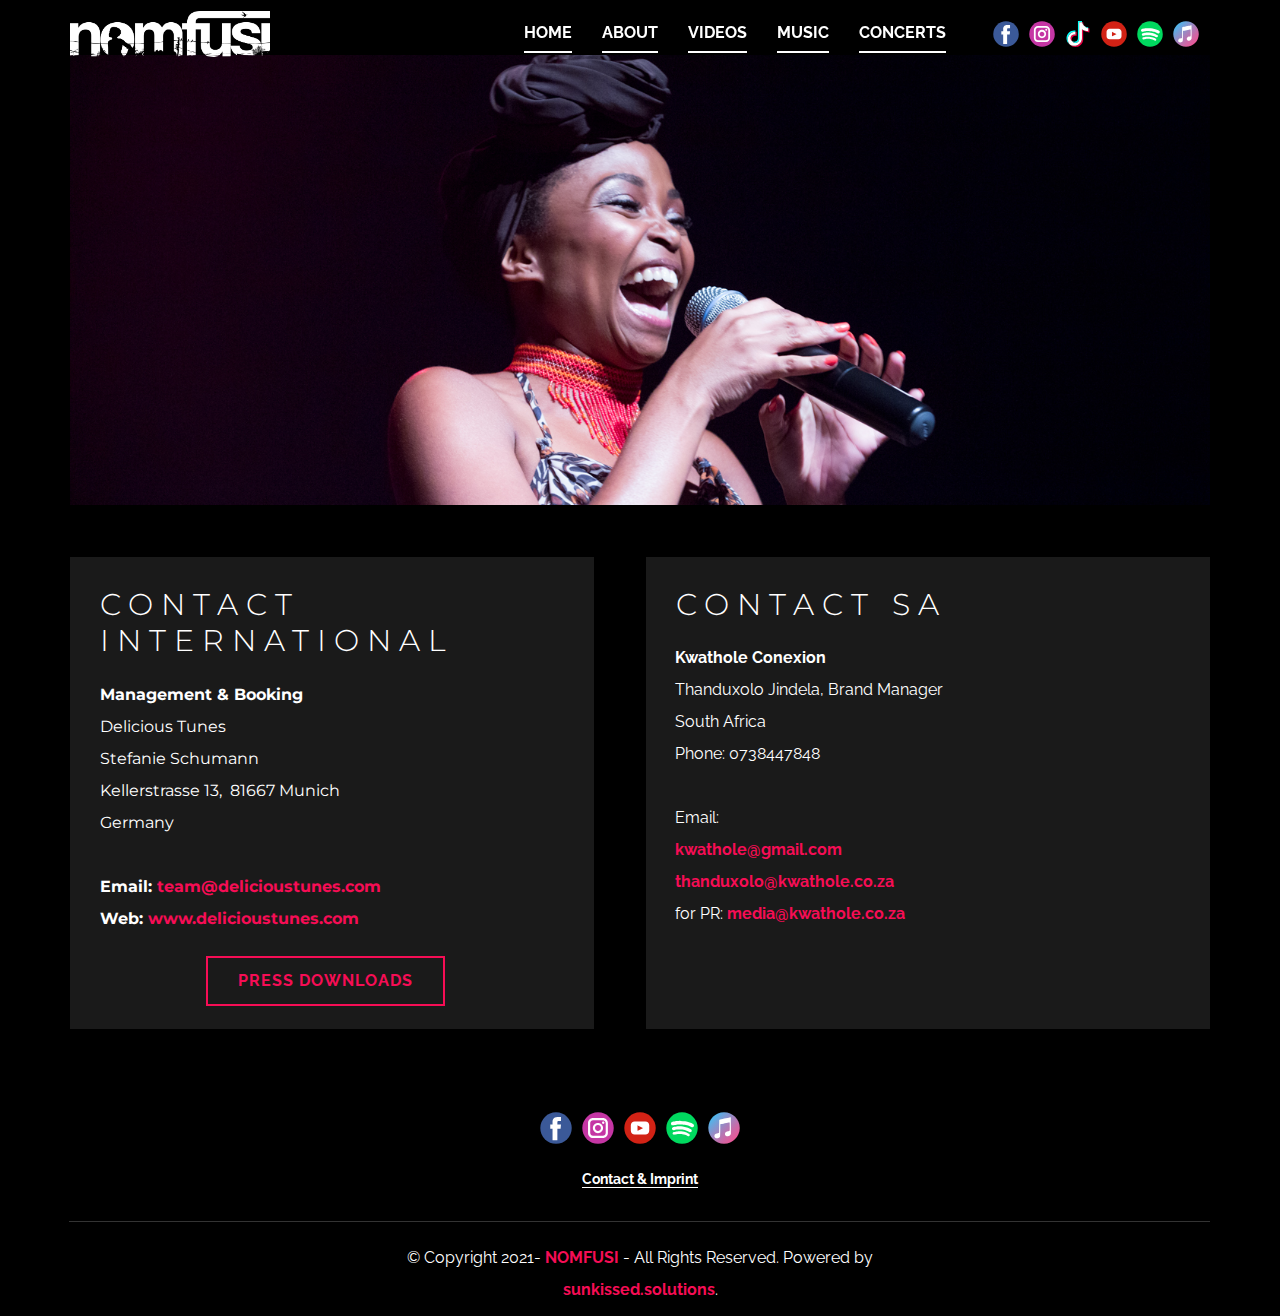
<file: Contact.html>
<!DOCTYPE html>
<html style="font-size: 16px;" lang="en-ZA">
  <head>
    <meta name="viewport" content="width=device-width, initial-scale=1.0">
    <meta charset="utf-8">
    <meta name="keywords" content="nomfusi, afrosoul, afropop, southafrica, south africa, singer-songwriter, maskandi">
    <meta name="description" content="Nomfusi is a power vocalist and singer-songwriter from South Africa. Reviving the Spirit of Township Music, Soul and Afropop. Nomfusi shared stages with big stars like Angelique Kidjo, Hugh Masekela and Lionel Richie.">
    <meta name="page_type" content="np-template-header-footer-from-plugin">
    <title>Contact</title>
    <link rel="stylesheet" href="nicepage.css" media="screen">
<link rel="stylesheet" href="Contact.css" media="screen">
    <script class="u-script" type="text/javascript" src="jquery.js" defer=""></script>
    <script class="u-script" type="text/javascript" src="nicepage.js" defer=""></script>
    <link rel="icon" href="images/favicon.png">
    <link id="u-theme-google-font" rel="stylesheet" href="https://fonts.googleapis.com/css?family=Montserrat:100,100i,200,200i,300,300i,400,400i,500,500i,600,600i,700,700i,800,800i,900,900i|Raleway:100,100i,200,200i,300,300i,400,400i,500,500i,600,600i,700,700i,800,800i,900,900i">
    
    
    <script type="application/ld+json">{
		"@context": "http://schema.org",
		"@type": "Organization",
		"name": "Nomfusi - Official Website",
		"logo": "images/Nomfusi_logo.png",
		"sameAs": [
				"https://www.facebook.com/NomfusiSA/",
				"https://www.instagram.com/nomfusi.sa",
				"www.tiktok.com/@nomfusi_sa",
				"https://www.youtube.com/channel/UCmQuoOaihwF1tYvivdNQnTA",
				"https://open.spotify.com/artist/2pgwAcEZP1XSHx80lDYipV?si=9vnwXYxnQkitRAXL0CtLOQ",
				"https://music.apple.com/us/artist/nomfusi/361347579",
				"https://www.facebook.com/NomfusiSA/",
				"https://www.instagram.com/nomfusi.sa",
				"https://www.youtube.com/channel/UCmQuoOaihwF1tYvivdNQnTA",
				"https://open.spotify.com/artist/2pgwAcEZP1XSHx80lDYipV?si=9vnwXYxnQkitRAXL0CtLOQ",
				"https://music.apple.com/us/artist/nomfusi/361347579"
		]
}</script>
    <meta name="theme-color" content="#f60d55">
    <meta property="og:title" content="Contact">
    <meta property="og:description" content="Nomfusi is a power vocalist and singer-songwriter from South Africa. Reviving the Spirit of Township Music, Soul and Afropop. Nomfusi shared stages with big stars like Angelique Kidjo, Hugh Masekela and Lionel Richie.">
    <meta property="og:type" content="website">
  </head>
  <body class="u-body u-gradient u-overlap" style="background-image: linear-gradient(#f60d55, #616157);"><header class="u-align-center-sm u-align-center-xs u-clearfix u-header u-sticky u-header" id="sec-489d"><div class="u-clearfix u-sheet u-sheet-1">
        <a href="Nomfusi-Singer-Songwriter.html" data-page-id="371817787" class="u-image u-logo u-image-1" data-image-width="2835" data-image-height="653" title="Startseite">
          <img src="images/Nomfusi_logo.png" class="u-logo-image u-logo-image-1" data-image-width="200">
        </a>
        <div class="u-social-icons u-spacing-10 u-social-icons-1">
          <a class="u-social-url" title="facebook" target="_blank" href="https://www.facebook.com/NomfusiSA/"><span class="u-icon u-icon-circle u-social-facebook u-social-icon u-icon-1"><svg class="u-svg-link" preserveAspectRatio="xMidYMin slice" viewBox="0 0 112 112" style=""><use xmlns:xlink="http://www.w3.org/1999/xlink" xlink:href="#svg-a1e6"></use></svg><svg class="u-svg-content" viewBox="0 0 112 112" x="0" y="0" id="svg-a1e6"><circle fill="currentColor" cx="56.1" cy="56.1" r="55"></circle><path fill="#FFFFFF" d="M73.5,31.6h-9.1c-1.4,0-3.6,0.8-3.6,3.9v8.5h12.6L72,58.3H60.8v40.8H43.9V58.3h-8V43.9h8v-9.2
            c0-6.7,3.1-17,17-17h12.5v13.9H73.5z"></path></svg></span>
          </a>
          <a class="u-social-url" title="instagram" target="_blank" href="https://www.instagram.com/nomfusi.sa"><span class="u-icon u-icon-circle u-social-icon u-social-instagram u-icon-2"><svg class="u-svg-link" preserveAspectRatio="xMidYMin slice" viewBox="0 0 112 112" style=""><use xmlns:xlink="http://www.w3.org/1999/xlink" xlink:href="#svg-cbb8"></use></svg><svg class="u-svg-content" viewBox="0 0 112 112" x="0" y="0" id="svg-cbb8"><circle fill="currentColor" cx="56.1" cy="56.1" r="55"></circle><path fill="#FFFFFF" d="M55.9,38.2c-9.9,0-17.9,8-17.9,17.9C38,66,46,74,55.9,74c9.9,0,17.9-8,17.9-17.9C73.8,46.2,65.8,38.2,55.9,38.2
            z M55.9,66.4c-5.7,0-10.3-4.6-10.3-10.3c-0.1-5.7,4.6-10.3,10.3-10.3c5.7,0,10.3,4.6,10.3,10.3C66.2,61.8,61.6,66.4,55.9,66.4z"></path><path fill="#FFFFFF" d="M74.3,33.5c-2.3,0-4.2,1.9-4.2,4.2s1.9,4.2,4.2,4.2s4.2-1.9,4.2-4.2S76.6,33.5,74.3,33.5z"></path><path fill="#FFFFFF" d="M73.1,21.3H38.6c-9.7,0-17.5,7.9-17.5,17.5v34.5c0,9.7,7.9,17.6,17.5,17.6h34.5c9.7,0,17.5-7.9,17.5-17.5V38.8
            C90.6,29.1,82.7,21.3,73.1,21.3z M83,73.3c0,5.5-4.5,9.9-9.9,9.9H38.6c-5.5,0-9.9-4.5-9.9-9.9V38.8c0-5.5,4.5-9.9,9.9-9.9h34.5
            c5.5,0,9.9,4.5,9.9,9.9V73.3z"></path></svg></span>
          </a>
          <a class="u-social-url" target="_blank" title="Tik Tok" href="www.tiktok.com/@nomfusi_sa"><span class="u-icon u-icon-circle u-social-custom u-social-icon u-icon-3"><svg class="u-svg-link" preserveAspectRatio="xMidYMin slice" viewBox="0 0 512 512" style=""><use xmlns:xlink="http://www.w3.org/1999/xlink" xlink:href="#svg-7f41"></use></svg><svg class="u-svg-content" viewBox="0 0 512 512" id="svg-7f41"><g><g fill="#f00044"><path d="m182.1 265.4c-40.6 0-73.4 32.8-72.8 73 .4 25.8 14.6 48.2 35.5 60.7-7.1-10.9-11.3-23.8-11.5-37.7-.6-40.2 32.2-73 72.8-73 8 0 15.7 1.3 22.9 3.6v-80.5c-7.5-1.1-15.2-1.7-22.9-1.7-.4 0-.7 0-1.1 0v59.2c-7.2-2.3-14.9-3.6-22.9-3.6z"></path><path d="m357.6 24h-.6-20.8c6 30.1 22.9 56.3 46.5 74.1-15.5-20.5-24.9-46.1-25.1-74.1z"></path><path d="m480 146.5c-7.9 0-15.5-.8-23-2.2v57.7c-27.2 0-53.6-5.3-78.4-15.9-16-6.8-30.9-15.5-44.6-26l.4 177.9c-.2 40-16 77.5-44.6 105.8-23.3 23-52.8 37.7-84.8 42.4-7.5 1.1-15.2 1.7-22.9 1.7-34.2 0-66.8-11.1-93.3-31.6 3 3.6 6.2 7.1 9.7 10.5 28.8 28.4 67 44.1 107.7 44.1 7.7 0 15.4-.6 22.9-1.7 32-4.7 61.5-19.4 84.8-42.4 28.6-28.3 44.4-65.8 44.6-105.8l-1.5-177.9c13.6 10.5 28.5 19.3 44.6 26 24.9 10.5 51.3 15.9 78.4 15.9"></path>
</g><path d="m98.2 254.1c28.5-28.3 66.4-44 106.8-44.3v-21.3c-7.5-1.1-15.2-1.7-22.9-1.7-40.8 0-79.1 15.7-107.9 44.3-28.3 28.1-44.5 66.5-44.4 106.4 0 40.2 15.9 77.9 44.6 106.4 4.6 4.5 9.3 8.7 14.3 12.5-22.6-26.9-34.9-60.5-35-95.9.1-39.9 16.2-78.3 44.5-106.4z" fill="#08fff9"></path><path d="m457 144.3v-21.4h-.2c-27.8 0-53.4-9.2-74-24.8 17.9 23.6 44.1 40.4 74.2 46.2z" fill="#08fff9"></path><path d="m202 432.2c9.5.5 18.6-.8 27-3.5 29-9.5 49.9-36.5 49.9-68.3l.1-119v-217.4h57.2c-1.5-7.5-2.3-15.1-2.4-23h-78.8v217.3l-.1 119c0 31.8-20.9 58.8-49.9 68.3-8.4 2.8-17.5 4.1-27 3.5-12.1-.7-23.4-4.3-33.2-10.1 12.3 19 33.3 31.9 57.2 33.2z" fill="#08fff9"></path><path d="m205 486.2c32-4.7 61.5-19.4 84.8-42.4 28.6-28.3 44.4-65.8 44.6-105.8l-.4-177.9c13.6 10.5 28.5 19.3 44.6 26 24.9 10.5 51.3 15.9 78.4 15.9v-57.7c-30.1-5.8-56.3-22.6-74.2-46.2-23.6-17.8-40.6-44-46.5-74.1h-57.3v217.3l-.1 119c0 31.8-20.9 58.8-49.9 68.3-8.4 2.8-17.5 4.1-27 3.5-24-1.3-44.9-14.2-57.2-33.1-20.9-12.4-35.1-34.9-35.5-60.7-.6-40.2 32.2-73 72.8-73 8 0 15.7 1.3 22.9 3.6v-59.2c-40.4.3-78.3 16-106.8 44.3-28.3 28.1-44.5 66.5-44.4 106.3 0 35.4 12.3 69 35 95.9 26.6 20.5 59.1 31.6 93.3 31.6 7.7.1 15.4-.5 22.9-1.6z"></path>
</g></svg></span>
          </a>
          <a class="u-social-url" target="_blank" title="YouTube" href="https://www.youtube.com/channel/UCmQuoOaihwF1tYvivdNQnTA"><span class="u-icon u-icon-circle u-social-icon u-social-youtube u-icon-4"><svg class="u-svg-link" preserveAspectRatio="xMidYMin slice" viewBox="0 0 112 112" style=""><use xmlns:xlink="http://www.w3.org/1999/xlink" xlink:href="#svg-241b"></use></svg><svg class="u-svg-content" viewBox="0 0 112 112" x="0" y="0" id="svg-241b"><circle fill="currentColor" cx="56.1" cy="56.1" r="55"></circle><path fill="#FFFFFF" d="M74.9,33.3H37.3c-7.4,0-13.4,6-13.4,13.4v18.8c0,7.4,6,13.4,13.4,13.4h37.6c7.4,0,13.4-6,13.4-13.4V46.7 C88.3,39.3,82.3,33.3,74.9,33.3L74.9,33.3z M65.9,57l-17.6,8.4c-0.5,0.2-1-0.1-1-0.6V47.5c0-0.5,0.6-0.9,1-0.6l17.6,8.9 C66.4,56,66.4,56.8,65.9,57L65.9,57z"></path></svg></span>
          </a>
          <a class="u-social-url" target="_blank" title="Spotify" href="https://open.spotify.com/artist/2pgwAcEZP1XSHx80lDYipV?si=9vnwXYxnQkitRAXL0CtLOQ"><span class="u-icon u-icon-circle u-social-icon u-social-spotify u-icon-5"><svg class="u-svg-link" preserveAspectRatio="xMidYMin slice" viewBox="0 0 112 112" style=""><use xmlns:xlink="http://www.w3.org/1999/xlink" xlink:href="#svg-7d25"></use></svg><svg class="u-svg-content" viewBox="0 0 112 112" x="0" y="0" id="svg-7d25"><circle fill="#00D95F" cx="56.1" cy="56.1" r="55"></circle><path fill="#FFFFFE" d="M94.5,41.9c-1.9-1.1-3.8-2.1-5.8-3c-2-0.9-4-1.7-6.1-2.4c-5.1-1.7-10.2-3-15.4-3.9
	c-5.2-0.9-10.5-1.3-15.8-1.5c-2.2-0.1-4.3-0.1-6.5,0c-2.2,0.1-4.3,0.2-6.5,0.4c-2.1,0.2-4.1,0.4-6.1,0.7c-2,0.3-4,0.7-6,1.1
	c-0.8,0.2-1.6,0.4-2.4,0.6c-0.8,0.2-1.6,0.5-2.4,0.7c-1.3,0.4-2.4,1.3-3.1,2.3c-0.7,1.1-1.1,2.4-1.1,3.7c0,1.4,0.5,2.7,1.3,3.7
	c0.8,1,1.9,1.8,3.2,2.2c0.6,0.2,1.2,0.3,1.8,0.2c0.6,0,1.2-0.1,1.8-0.2l0.6-0.2c1.4-0.4,2.8-0.7,4.2-1c2.2-0.5,4.3-0.8,6.5-1.1
	c2.2-0.3,4.4-0.4,6.6-0.6c1.9-0.1,3.9-0.1,5.8-0.1c1.9,0,3.8,0.1,5.8,0.2c1.9,0.1,3.7,0.3,5.6,0.5c1.8,0.2,3.6,0.5,5.5,0.8
	c2.6,0.5,5.2,1,7.8,1.7c2.5,0.7,5.1,1.5,7.5,2.5c1.3,0.5,2.5,1,3.6,1.6c1.2,0.6,2.4,1.2,3.5,1.9c1,0.6,2.1,0.8,3.2,0.9
	c1.1,0,2.2-0.3,3.2-0.8c0.9-0.6,1.8-1.3,2.3-2.3c0.5-0.9,0.8-2,0.8-3.1l0-0.2c0,0,0-0.2,0-0.3c0-0.3-0.1-0.6-0.1-0.9
	c-0.2-0.9-0.6-1.7-1.1-2.4C95.9,42.9,95.2,42.3,94.5,41.9z"></path><path fill="#FFFFFE" d="M73,54c-4.7-1.5-9.5-2.6-14.4-3.3c-4.9-0.7-9.8-0.9-14.7-0.7c-2.3,0.1-4.6,0.3-6.9,0.5
	c-2.3,0.3-4.5,0.7-6.8,1.2c-0.9,0.2-1.9,0.4-2.8,0.7c-0.9,0.2-1.8,0.5-2.7,0.8c-1.1,0.3-2,1-2.7,1.9c-0.7,0.9-1,2-1.1,3.1
	c0,1.1,0.3,2.2,0.9,3.1c0.6,0.9,1.5,1.6,2.5,2.1c0.6,0.3,1.3,0.4,2,0.4c0.6,0,1.3-0.1,1.9-0.3c3-0.9,6-1.5,9-1.9
	c3.2-0.5,6.5-0.7,9.7-0.7c2.5,0,4.9,0.1,7.3,0.3c2.4,0.2,4.7,0.5,7,1c3,0.6,5.9,1.3,8.8,2.2c2.9,0.9,5.7,2.1,8.4,3.5
	c0.9,0.4,1.7,0.9,2.6,1.4l0.9,0.5c1.3,0.7,2.8,0.9,4.1,0.6c1.3-0.3,2.5-1.2,3.3-2.4c0.7-1.2,1-2.7,0.6-4.2c-0.3-1.3-1.1-2.5-2.4-3.3
	l0,0c-0.2-0.1-0.5-0.3-0.6-0.4c-2.2-1.3-4.4-2.4-6.7-3.5C77.8,55.6,75.4,54.7,73,54z"></path><path fill="#FFFFFE" d="M58.7,68.6c-3.6-0.5-7.2-0.8-10.9-0.9h-0.1c-0.8,0-1.5,0.1-2.3,0.1c-1.7,0.1-3.5,0.2-5.1,0.3
	c-2.2,0.2-4.4,0.5-6.6,0.8c-2.2,0.4-4.4,0.8-6.5,1.3c-0.2,0-0.3,0.1-0.6,0.1h0c-0.2,0.1-0.4,0.1-0.6,0.2c-1,0.4-1.8,1.1-2.3,2.1
	c-0.5,0.9-0.7,2-0.5,3.1c0.2,1.1,0.8,2,1.6,2.6c0.8,0.6,1.8,1,2.9,1c0.3,0,0.7,0,1-0.1c0.3,0,0.6-0.1,0.9-0.2c2.6-0.6,5.2-1,7.8-1.4
	c2.6-0.4,5.2-0.6,7.9-0.7c2-0.1,4.1-0.1,6.1,0c2,0.1,4,0.3,6,0.6c3.3,0.5,6.4,1.3,9.5,2.3c3.1,1.1,6,2.4,8.8,4.1l0,0l0.1,0.1
	c0.3,0.2,0.6,0.3,0.9,0.5c1.1,0.5,2.2,0.5,3.2,0.2c1-0.3,1.9-1,2.5-2c0.6-1,0.8-2.2,0.6-3.2c-0.2-1.1-0.8-2.1-1.7-2.8
	c-0.3-0.2-0.6-0.4-0.9-0.6l-0.1-0.1l0,0c-1.7-1-3.5-2-5.4-2.8c-1.8-0.8-3.7-1.6-5.7-2.2C65.8,70,62.3,69.2,58.7,68.6z"></path></svg></span>
          </a>
          <a class="u-social-url" target="_blank" title="iTunes" href="https://music.apple.com/us/artist/nomfusi/361347579"><span class="u-icon u-icon-circle u-social-icon u-social-itunes u-icon-6"><svg class="u-svg-link" preserveAspectRatio="xMidYMin slice" viewBox="0 0 112 112" style=""><use xmlns:xlink="http://www.w3.org/1999/xlink" xlink:href="#svg-8e3b"></use></svg><svg class="u-svg-content" viewBox="0 0 112 112" x="0" y="0" id="svg-8e3b"><linearGradient id="SVGID_1_" gradientUnits="userSpaceOnUse" x1="8.6655" y1="8.6655" x2="103.5131" y2="103.5131"><stop offset="7.631029e-002" style="stop-color:#49B9EE"></stop><stop offset="0.2206" style="stop-color:#6BA4DC"></stop><stop offset="0.4859" style="stop-color:#A482BD"></stop><stop offset="0.7137" style="stop-color:#CD68A6"></stop><stop offset="0.8924" style="stop-color:#E75998"></stop><stop offset="1" style="stop-color:#F05393"></stop>
</linearGradient><path fill="url(#SVGID_1_)" d="M56.1,1.1c30.4,0,55,24.6,55,55s-24.6,55-55,55s-55-24.6-55-55S25.7,1.1,56.1,1.1z"></path><path fill="#FFFFFF" d="M73,83.7c3.4-1,5.8-3.5,6.8-7l0.3-1l0-27.6c0-20.7,0-27.7-0.1-28.1c-0.1-0.4-0.3-0.8-0.6-1
	c-0.4-0.2-0.8-0.3-1.3-0.3c-0.3,0-1.5,0.2-2.6,0.4c-4.9,0.9-33.5,6.7-33.9,6.9c-0.8,0.3-1.5,1-1.9,1.7l-0.3,0.6
	c0,0-0.1,43.3-0.4,43.8c-0.3,0.7-1.1,1.4-1.8,1.7c-0.3,0.1-1.6,0.4-2.8,0.7c-5.7,1.2-7.9,2-9.7,3.8c-1,1-1.8,2.4-2.1,3.9
	c-0.3,1.4-0.2,3.5,0.2,4.8c0.5,1.3,1.2,2.5,2.2,3.4c0.9,0.7,2,1.2,3.1,1.5c2.6,0.7,7.5-0.1,10.1-1.6c1.1-0.6,2.4-1.9,3.1-3
	c0.3-0.4,0.7-1.3,0.9-1.9c0.8-2.2,0.8-40.9,0.9-41.4c0.2-0.8,0.7-1.4,1.5-1.6c0.7-0.2,28.2-5.8,29-5.9c0.7-0.1,1.3,0.1,1.7,0.6
	c0.2,0.1,0.4,0.3,0.5,0.5c0.2,0.3,0.2,1,0.3,13.3c0,14.1,0.1,13.8-0.7,14.7c-0.5,0.6-1.2,0.9-4,1.5c-4.3,0.9-5.7,1.3-7.3,2.1
	c-2,1-3.2,2.1-4,4c-0.6,1.3-0.8,2.3-0.8,3.6c0,2.3,0.8,4.2,2.6,5.9c0.2,0.2,0.3,0.3,0.5,0.5c0.9,0.7,1.8,1.1,2.9,1.4
	C67,84.7,70.5,84.5,73,83.7z"></path></svg></span>
          </a>
        </div>
        <nav class="u-align-left u-menu u-menu-dropdown u-offcanvas u-menu-1">
          <div class="menu-collapse" style="font-size: 1rem; letter-spacing: 0px; font-weight: 700; text-transform: uppercase;">
            <a class="u-button-style u-custom-active-border-color u-custom-border u-custom-border-color u-custom-borders u-custom-hover-border-color u-custom-padding-bottom u-custom-text-active-color u-custom-text-color u-custom-text-hover-color u-custom-text-shadow u-custom-top-bottom-menu-spacing u-nav-link u-text-white" href="#" style="padding: 1px 0px; font-size: calc(1em + 2px);">
              <svg class="u-svg-link" preserveAspectRatio="xMidYMin slice" viewBox="0 0 302 302" style=""><use xmlns:xlink="http://www.w3.org/1999/xlink" xlink:href="#svg-8a8f"></use></svg>
              <svg xmlns="http://www.w3.org/2000/svg" xmlns:xlink="http://www.w3.org/1999/xlink" version="1.1" id="svg-8a8f" x="0px" y="0px" viewBox="0 0 302 302" style="enable-background:new 0 0 302 302;" xml:space="preserve" class="u-svg-content"><g><rect y="36" width="302" height="30"></rect><rect y="236" width="302" height="30"></rect><rect y="136" width="302" height="30"></rect>
</g><g></g><g></g><g></g><g></g><g></g><g></g><g></g><g></g><g></g><g></g><g></g><g></g><g></g><g></g><g></g></svg>
            </a>
          </div>
          <div class="u-custom-menu u-nav-container">
            <ul class="u-nav u-spacing-30 u-unstyled u-nav-1"><li class="u-nav-item"><a class="u-border-2 u-border-active-palette-1-base u-border-hover-palette-1-base u-border-no-left u-border-no-right u-border-no-top u-border-white u-button-style u-nav-link u-text-active-palette-1-base u-text-hover-palette-1-base" href="Nomfusi-Singer-Songwriter.html" style="padding: 10px 0px;">Home</a>
</li><li class="u-nav-item"><a class="u-border-2 u-border-active-palette-1-base u-border-hover-palette-1-base u-border-no-left u-border-no-right u-border-no-top u-border-white u-button-style u-nav-link u-text-active-palette-1-base u-text-hover-palette-1-base" href="About.html" style="padding: 10px 0px;">About</a>
</li><li class="u-nav-item"><a class="u-border-2 u-border-active-palette-1-base u-border-hover-palette-1-base u-border-no-left u-border-no-right u-border-no-top u-border-white u-button-style u-nav-link u-text-active-palette-1-base u-text-hover-palette-1-base" href="Videos.html" style="padding: 10px 0px;">Videos</a>
</li><li class="u-nav-item"><a class="u-border-2 u-border-active-palette-1-base u-border-hover-palette-1-base u-border-no-left u-border-no-right u-border-no-top u-border-white u-button-style u-nav-link u-text-active-palette-1-base u-text-hover-palette-1-base" href="Music.html" style="padding: 10px 0px;">Music</a>
</li><li class="u-nav-item"><a class="u-border-2 u-border-active-palette-1-base u-border-hover-palette-1-base u-border-no-left u-border-no-right u-border-no-top u-border-white u-button-style u-nav-link u-text-active-palette-1-base u-text-hover-palette-1-base" href="Live.html" style="padding: 10px 0px;">Concerts</a>
</li></ul>
          </div>
          <div class="u-custom-menu u-nav-container-collapse">
            <div class="u-align-center u-black u-container-style u-inner-container-layout u-opacity u-opacity-95 u-sidenav">
              <div class="u-sidenav-overflow">
                <div class="u-menu-close u-menu-close-1"></div>
                <ul class="u-align-center u-nav u-popupmenu-items u-unstyled u-nav-2"><li class="u-nav-item"><a class="u-button-style u-nav-link" href="Nomfusi-Singer-Songwriter.html" style="padding: 10px 0px;">Home</a>
</li><li class="u-nav-item"><a class="u-button-style u-nav-link" href="About.html" style="padding: 10px 0px;">About</a>
</li><li class="u-nav-item"><a class="u-button-style u-nav-link" href="Videos.html" style="padding: 10px 0px;">Videos</a>
</li><li class="u-nav-item"><a class="u-button-style u-nav-link" href="Music.html" style="padding: 10px 0px;">Music</a>
</li><li class="u-nav-item"><a class="u-button-style u-nav-link" href="Live.html" style="padding: 10px 0px;">Concerts</a>
</li></ul>
              </div>
            </div>
            <div class="u-black u-menu-overlay u-opacity u-opacity-70"></div>
          </div>
        </nav>
      </div></header>
    <section class="u-black u-clearfix u-section-1" id="carousel_6949">
      <div class="u-clearfix u-sheet u-sheet-1">
        <div class="u-clearfix u-expanded-width u-gutter-52 u-layout-wrap u-layout-wrap-1">
          <div class="u-layout">
            <div class="u-layout-col">
              <div class="u-size-30">
                <div class="u-layout-col">
                  <div class="u-align-left u-container-style u-image u-layout-cell u-size-60 u-image-1" data-image-width="1500" data-image-height="1000">
                    <div class="u-container-layout u-valign-bottom-sm u-valign-bottom-xs u-valign-top-lg u-container-layout-1"></div>
                  </div>
                </div>
              </div>
              <div class="u-size-30">
                <div class="u-layout-row">
                  <div class="u-container-style u-grey-90 u-layout-cell u-size-29 u-layout-cell-2">
                    <div class="u-container-layout u-container-layout-2">
                      <h5 class="u-text u-text-1">contacT INTERNATIONAL</h5>
                      <p class="u-custom-font u-heading-font u-text u-text-2">
                        <span style="font-weight: 700;">Management &amp; Booking&nbsp;<br>
                          <span style="font-weight: 400;">Delicious Tunes<br>Stefanie Schumann<br>Kellerstrasse 13,&nbsp; 81667 Munich<br>Germany
                          </span>
                          <br>
                          <br>Email:&nbsp;<a href="mailto:team@delicioustunes.com?subject=Nomfusi%20-%20Request%3A" class="u-active-none u-border-none u-btn u-button-style u-hover-none u-none u-text-palette-1-base u-btn-1">team@delicioustunes.com</a>
                          <br>Web:&nbsp;<a href="https://app.desktop.nicepage.com/www.delicioustunes.com" target="_blank" class="u-active-none u-border-none u-btn u-button-style u-hover-none u-none u-text-palette-1-base u-btn-2">www.delicioustunes.com</a>
                          <br>
                          <br>
                          <br>
                        </span>
                      </p>
                      <a href="https://www.dropbox.com/sh/qon3z7u414hh137/AAAVpavXtoRI-pS8XaA7L7I1a?dl=0" class="u-align-center-md u-align-center-sm u-align-center-xs u-align-right-lg u-align-right-xl u-border-2 u-border-palette-1-base u-btn u-button-style u-hover-black u-none u-text-hover-white u-text-palette-1-base u-btn-3" target="_blank">PRESS DOWNLOADS</a>
                    </div>
                  </div>
                  <div class="u-container-style u-grey-90 u-layout-cell u-size-31 u-layout-cell-3">
                    <div class="u-container-layout u-container-layout-3">
                      <h5 class="u-text u-text-3">CONTACT SA</h5>
                      <p class="u-text u-text-4">
                        <span style="font-weight: 700;">Kwathole Conexion<br>
                        </span>Thanduxolo Jindela,&nbsp;Brand Manager<br>South Africa<br>Phone: 0738447848<br>
                        <br>Email:<br>
                        <a href="mailto:kwathole@gmail.com" class="u-active-none u-border-none u-btn u-button-link u-button-style u-hover-none u-none u-text-palette-1-base u-btn-4">kwathole@gmail.com&nbsp;</a>
                        <br>
                        <a href="mailto:thanduxolo@kwathole.co.za" class="u-active-none u-border-none u-btn u-button-link u-button-style u-hover-none u-none u-text-palette-1-base u-btn-5">thanduxolo@kwathole.co.za</a>
                        <br>for PR:&nbsp;<a href="mailto:media@kwathole.co.za" class="u-active-none u-border-none u-btn u-button-link u-button-style u-hover-none u-none u-text-palette-1-base u-btn-6">media@kwathole.co.za</a>
                        <br>
                      </p>
                    </div>
                  </div>
                </div>
              </div>
            </div>
          </div>
        </div>
      </div>
    </section>
    
    
    <footer class="u-align-center u-black u-clearfix u-footer" id="sec-6942"><div class="u-clearfix u-sheet u-sheet-1">
        <div class="u-container-style u-group u-similar-fill u-group-1">
          <div class="u-container-layout u-container-layout-1">
            <div class="u-social-icons u-spacing-10 u-social-icons-1">
              <a class="u-social-url" title="facebook" target="_blank" href="https://www.facebook.com/NomfusiSA/"><span class="u-icon u-icon-circle u-social-facebook u-social-icon u-icon-1"><svg class="u-svg-link" preserveAspectRatio="xMidYMin slice" viewBox="0 0 112 112" style=""><use xmlns:xlink="http://www.w3.org/1999/xlink" xlink:href="#svg-a1c1"></use></svg><svg class="u-svg-content" viewBox="0 0 112 112" x="0" y="0" id="svg-a1c1"><circle fill="currentColor" cx="56.1" cy="56.1" r="55"></circle><path fill="#FFFFFF" d="M73.5,31.6h-9.1c-1.4,0-3.6,0.8-3.6,3.9v8.5h12.6L72,58.3H60.8v40.8H43.9V58.3h-8V43.9h8v-9.2
            c0-6.7,3.1-17,17-17h12.5v13.9H73.5z"></path></svg></span>
              </a>
              <a class="u-social-url" title="instagram" target="_blank" href="https://www.instagram.com/nomfusi.sa"><span class="u-icon u-icon-circle u-social-icon u-social-instagram u-icon-2"><svg class="u-svg-link" preserveAspectRatio="xMidYMin slice" viewBox="0 0 112 112" style=""><use xmlns:xlink="http://www.w3.org/1999/xlink" xlink:href="#svg-36b6"></use></svg><svg class="u-svg-content" viewBox="0 0 112 112" x="0" y="0" id="svg-36b6"><circle fill="currentColor" cx="56.1" cy="56.1" r="55"></circle><path fill="#FFFFFF" d="M55.9,38.2c-9.9,0-17.9,8-17.9,17.9C38,66,46,74,55.9,74c9.9,0,17.9-8,17.9-17.9C73.8,46.2,65.8,38.2,55.9,38.2
            z M55.9,66.4c-5.7,0-10.3-4.6-10.3-10.3c-0.1-5.7,4.6-10.3,10.3-10.3c5.7,0,10.3,4.6,10.3,10.3C66.2,61.8,61.6,66.4,55.9,66.4z"></path><path fill="#FFFFFF" d="M74.3,33.5c-2.3,0-4.2,1.9-4.2,4.2s1.9,4.2,4.2,4.2s4.2-1.9,4.2-4.2S76.6,33.5,74.3,33.5z"></path><path fill="#FFFFFF" d="M73.1,21.3H38.6c-9.7,0-17.5,7.9-17.5,17.5v34.5c0,9.7,7.9,17.6,17.5,17.6h34.5c9.7,0,17.5-7.9,17.5-17.5V38.8
            C90.6,29.1,82.7,21.3,73.1,21.3z M83,73.3c0,5.5-4.5,9.9-9.9,9.9H38.6c-5.5,0-9.9-4.5-9.9-9.9V38.8c0-5.5,4.5-9.9,9.9-9.9h34.5
            c5.5,0,9.9,4.5,9.9,9.9V73.3z"></path></svg></span>
              </a>
              <a class="u-social-url" target="_blank" title="YouTube" href="https://www.youtube.com/channel/UCmQuoOaihwF1tYvivdNQnTA"><span class="u-icon u-icon-circle u-social-icon u-social-youtube u-icon-3"><svg class="u-svg-link" preserveAspectRatio="xMidYMin slice" viewBox="0 0 112 112" style=""><use xmlns:xlink="http://www.w3.org/1999/xlink" xlink:href="#svg-7393"></use></svg><svg class="u-svg-content" viewBox="0 0 112 112" x="0" y="0" id="svg-7393"><circle fill="currentColor" cx="56.1" cy="56.1" r="55"></circle><path fill="#FFFFFF" d="M74.9,33.3H37.3c-7.4,0-13.4,6-13.4,13.4v18.8c0,7.4,6,13.4,13.4,13.4h37.6c7.4,0,13.4-6,13.4-13.4V46.7 C88.3,39.3,82.3,33.3,74.9,33.3L74.9,33.3z M65.9,57l-17.6,8.4c-0.5,0.2-1-0.1-1-0.6V47.5c0-0.5,0.6-0.9,1-0.6l17.6,8.9 C66.4,56,66.4,56.8,65.9,57L65.9,57z"></path></svg></span>
              </a>
              <a class="u-social-url" target="_blank" title="Spotify" href="https://open.spotify.com/artist/2pgwAcEZP1XSHx80lDYipV?si=9vnwXYxnQkitRAXL0CtLOQ"><span class="u-icon u-icon-circle u-social-icon u-social-spotify u-icon-4"><svg class="u-svg-link" preserveAspectRatio="xMidYMin slice" viewBox="0 0 112 112" style=""><use xmlns:xlink="http://www.w3.org/1999/xlink" xlink:href="#svg-ce60"></use></svg><svg class="u-svg-content" viewBox="0 0 112 112" x="0" y="0" id="svg-ce60"><circle fill="#00D95F" cx="56.1" cy="56.1" r="55"></circle><path fill="#FFFFFE" d="M94.5,41.9c-1.9-1.1-3.8-2.1-5.8-3c-2-0.9-4-1.7-6.1-2.4c-5.1-1.7-10.2-3-15.4-3.9
	c-5.2-0.9-10.5-1.3-15.8-1.5c-2.2-0.1-4.3-0.1-6.5,0c-2.2,0.1-4.3,0.2-6.5,0.4c-2.1,0.2-4.1,0.4-6.1,0.7c-2,0.3-4,0.7-6,1.1
	c-0.8,0.2-1.6,0.4-2.4,0.6c-0.8,0.2-1.6,0.5-2.4,0.7c-1.3,0.4-2.4,1.3-3.1,2.3c-0.7,1.1-1.1,2.4-1.1,3.7c0,1.4,0.5,2.7,1.3,3.7
	c0.8,1,1.9,1.8,3.2,2.2c0.6,0.2,1.2,0.3,1.8,0.2c0.6,0,1.2-0.1,1.8-0.2l0.6-0.2c1.4-0.4,2.8-0.7,4.2-1c2.2-0.5,4.3-0.8,6.5-1.1
	c2.2-0.3,4.4-0.4,6.6-0.6c1.9-0.1,3.9-0.1,5.8-0.1c1.9,0,3.8,0.1,5.8,0.2c1.9,0.1,3.7,0.3,5.6,0.5c1.8,0.2,3.6,0.5,5.5,0.8
	c2.6,0.5,5.2,1,7.8,1.7c2.5,0.7,5.1,1.5,7.5,2.5c1.3,0.5,2.5,1,3.6,1.6c1.2,0.6,2.4,1.2,3.5,1.9c1,0.6,2.1,0.8,3.2,0.9
	c1.1,0,2.2-0.3,3.2-0.8c0.9-0.6,1.8-1.3,2.3-2.3c0.5-0.9,0.8-2,0.8-3.1l0-0.2c0,0,0-0.2,0-0.3c0-0.3-0.1-0.6-0.1-0.9
	c-0.2-0.9-0.6-1.7-1.1-2.4C95.9,42.9,95.2,42.3,94.5,41.9z"></path><path fill="#FFFFFE" d="M73,54c-4.7-1.5-9.5-2.6-14.4-3.3c-4.9-0.7-9.8-0.9-14.7-0.7c-2.3,0.1-4.6,0.3-6.9,0.5
	c-2.3,0.3-4.5,0.7-6.8,1.2c-0.9,0.2-1.9,0.4-2.8,0.7c-0.9,0.2-1.8,0.5-2.7,0.8c-1.1,0.3-2,1-2.7,1.9c-0.7,0.9-1,2-1.1,3.1
	c0,1.1,0.3,2.2,0.9,3.1c0.6,0.9,1.5,1.6,2.5,2.1c0.6,0.3,1.3,0.4,2,0.4c0.6,0,1.3-0.1,1.9-0.3c3-0.9,6-1.5,9-1.9
	c3.2-0.5,6.5-0.7,9.7-0.7c2.5,0,4.9,0.1,7.3,0.3c2.4,0.2,4.7,0.5,7,1c3,0.6,5.9,1.3,8.8,2.2c2.9,0.9,5.7,2.1,8.4,3.5
	c0.9,0.4,1.7,0.9,2.6,1.4l0.9,0.5c1.3,0.7,2.8,0.9,4.1,0.6c1.3-0.3,2.5-1.2,3.3-2.4c0.7-1.2,1-2.7,0.6-4.2c-0.3-1.3-1.1-2.5-2.4-3.3
	l0,0c-0.2-0.1-0.5-0.3-0.6-0.4c-2.2-1.3-4.4-2.4-6.7-3.5C77.8,55.6,75.4,54.7,73,54z"></path><path fill="#FFFFFE" d="M58.7,68.6c-3.6-0.5-7.2-0.8-10.9-0.9h-0.1c-0.8,0-1.5,0.1-2.3,0.1c-1.7,0.1-3.5,0.2-5.1,0.3
	c-2.2,0.2-4.4,0.5-6.6,0.8c-2.2,0.4-4.4,0.8-6.5,1.3c-0.2,0-0.3,0.1-0.6,0.1h0c-0.2,0.1-0.4,0.1-0.6,0.2c-1,0.4-1.8,1.1-2.3,2.1
	c-0.5,0.9-0.7,2-0.5,3.1c0.2,1.1,0.8,2,1.6,2.6c0.8,0.6,1.8,1,2.9,1c0.3,0,0.7,0,1-0.1c0.3,0,0.6-0.1,0.9-0.2c2.6-0.6,5.2-1,7.8-1.4
	c2.6-0.4,5.2-0.6,7.9-0.7c2-0.1,4.1-0.1,6.1,0c2,0.1,4,0.3,6,0.6c3.3,0.5,6.4,1.3,9.5,2.3c3.1,1.1,6,2.4,8.8,4.1l0,0l0.1,0.1
	c0.3,0.2,0.6,0.3,0.9,0.5c1.1,0.5,2.2,0.5,3.2,0.2c1-0.3,1.9-1,2.5-2c0.6-1,0.8-2.2,0.6-3.2c-0.2-1.1-0.8-2.1-1.7-2.8
	c-0.3-0.2-0.6-0.4-0.9-0.6l-0.1-0.1l0,0c-1.7-1-3.5-2-5.4-2.8c-1.8-0.8-3.7-1.6-5.7-2.2C65.8,70,62.3,69.2,58.7,68.6z"></path></svg></span>
              </a>
              <a class="u-social-url" target="_blank" title="iTunes" href="https://music.apple.com/us/artist/nomfusi/361347579"><span class="u-icon u-icon-circle u-social-icon u-social-itunes u-icon-5"><svg class="u-svg-link" preserveAspectRatio="xMidYMin slice" viewBox="0 0 112 112" style=""><use xmlns:xlink="http://www.w3.org/1999/xlink" xlink:href="#svg-24f6"></use></svg><svg class="u-svg-content" viewBox="0 0 112 112" x="0" y="0" id="svg-24f6"><linearGradient id="SVGID_1_" gradientUnits="userSpaceOnUse" x1="8.6655" y1="8.6655" x2="103.5131" y2="103.5131"><stop offset="7.631029e-002" style="stop-color:#49B9EE"></stop><stop offset="0.2206" style="stop-color:#6BA4DC"></stop><stop offset="0.4859" style="stop-color:#A482BD"></stop><stop offset="0.7137" style="stop-color:#CD68A6"></stop><stop offset="0.8924" style="stop-color:#E75998"></stop><stop offset="1" style="stop-color:#F05393"></stop>
</linearGradient><path fill="url(#SVGID_1_)" d="M56.1,1.1c30.4,0,55,24.6,55,55s-24.6,55-55,55s-55-24.6-55-55S25.7,1.1,56.1,1.1z"></path><path fill="#FFFFFF" d="M73,83.7c3.4-1,5.8-3.5,6.8-7l0.3-1l0-27.6c0-20.7,0-27.7-0.1-28.1c-0.1-0.4-0.3-0.8-0.6-1
	c-0.4-0.2-0.8-0.3-1.3-0.3c-0.3,0-1.5,0.2-2.6,0.4c-4.9,0.9-33.5,6.7-33.9,6.9c-0.8,0.3-1.5,1-1.9,1.7l-0.3,0.6
	c0,0-0.1,43.3-0.4,43.8c-0.3,0.7-1.1,1.4-1.8,1.7c-0.3,0.1-1.6,0.4-2.8,0.7c-5.7,1.2-7.9,2-9.7,3.8c-1,1-1.8,2.4-2.1,3.9
	c-0.3,1.4-0.2,3.5,0.2,4.8c0.5,1.3,1.2,2.5,2.2,3.4c0.9,0.7,2,1.2,3.1,1.5c2.6,0.7,7.5-0.1,10.1-1.6c1.1-0.6,2.4-1.9,3.1-3
	c0.3-0.4,0.7-1.3,0.9-1.9c0.8-2.2,0.8-40.9,0.9-41.4c0.2-0.8,0.7-1.4,1.5-1.6c0.7-0.2,28.2-5.8,29-5.9c0.7-0.1,1.3,0.1,1.7,0.6
	c0.2,0.1,0.4,0.3,0.5,0.5c0.2,0.3,0.2,1,0.3,13.3c0,14.1,0.1,13.8-0.7,14.7c-0.5,0.6-1.2,0.9-4,1.5c-4.3,0.9-5.7,1.3-7.3,2.1
	c-2,1-3.2,2.1-4,4c-0.6,1.3-0.8,2.3-0.8,3.6c0,2.3,0.8,4.2,2.6,5.9c0.2,0.2,0.3,0.3,0.5,0.5c0.9,0.7,1.8,1.1,2.9,1.4
	C67,84.7,70.5,84.5,73,83.7z"></path></svg></span>
              </a>
            </div>
          </div>
        </div>
        <p class="u-align-center u-small-text u-text u-text-variant u-text-1">
          <a href="Contact.html" data-page-id="29898160" class="u-border-1 u-border-active-palette-2-base u-border-hover-palette-1-base u-border-white u-btn u-button-link u-button-style u-none u-text-hover-palette-1-base u-text-white u-btn-1">Contact &amp; Imprint</a>
        </p>
        <div class="u-border-1 u-border-grey-80 u-line u-line-horizontal u-line-1"></div>
        <p class="u-text u-text-2">© Copyright 2021- <a href="997821" class="u-active-none u-border-none u-btn u-button-link u-button-style u-hover-none u-none u-text-palette-1-base u-btn-2">NOMFUSI </a>- All Rights Reserved. Powered by <a href="https://sunkissed.solutions" class="u-active-none u-border-none u-btn u-button-link u-button-style u-hover-none u-none u-text-palette-1-base u-btn-3" target="_blank">sunkissed.solutions</a>.
        </p>
      </div></footer>
  </body>
</html>
</file>
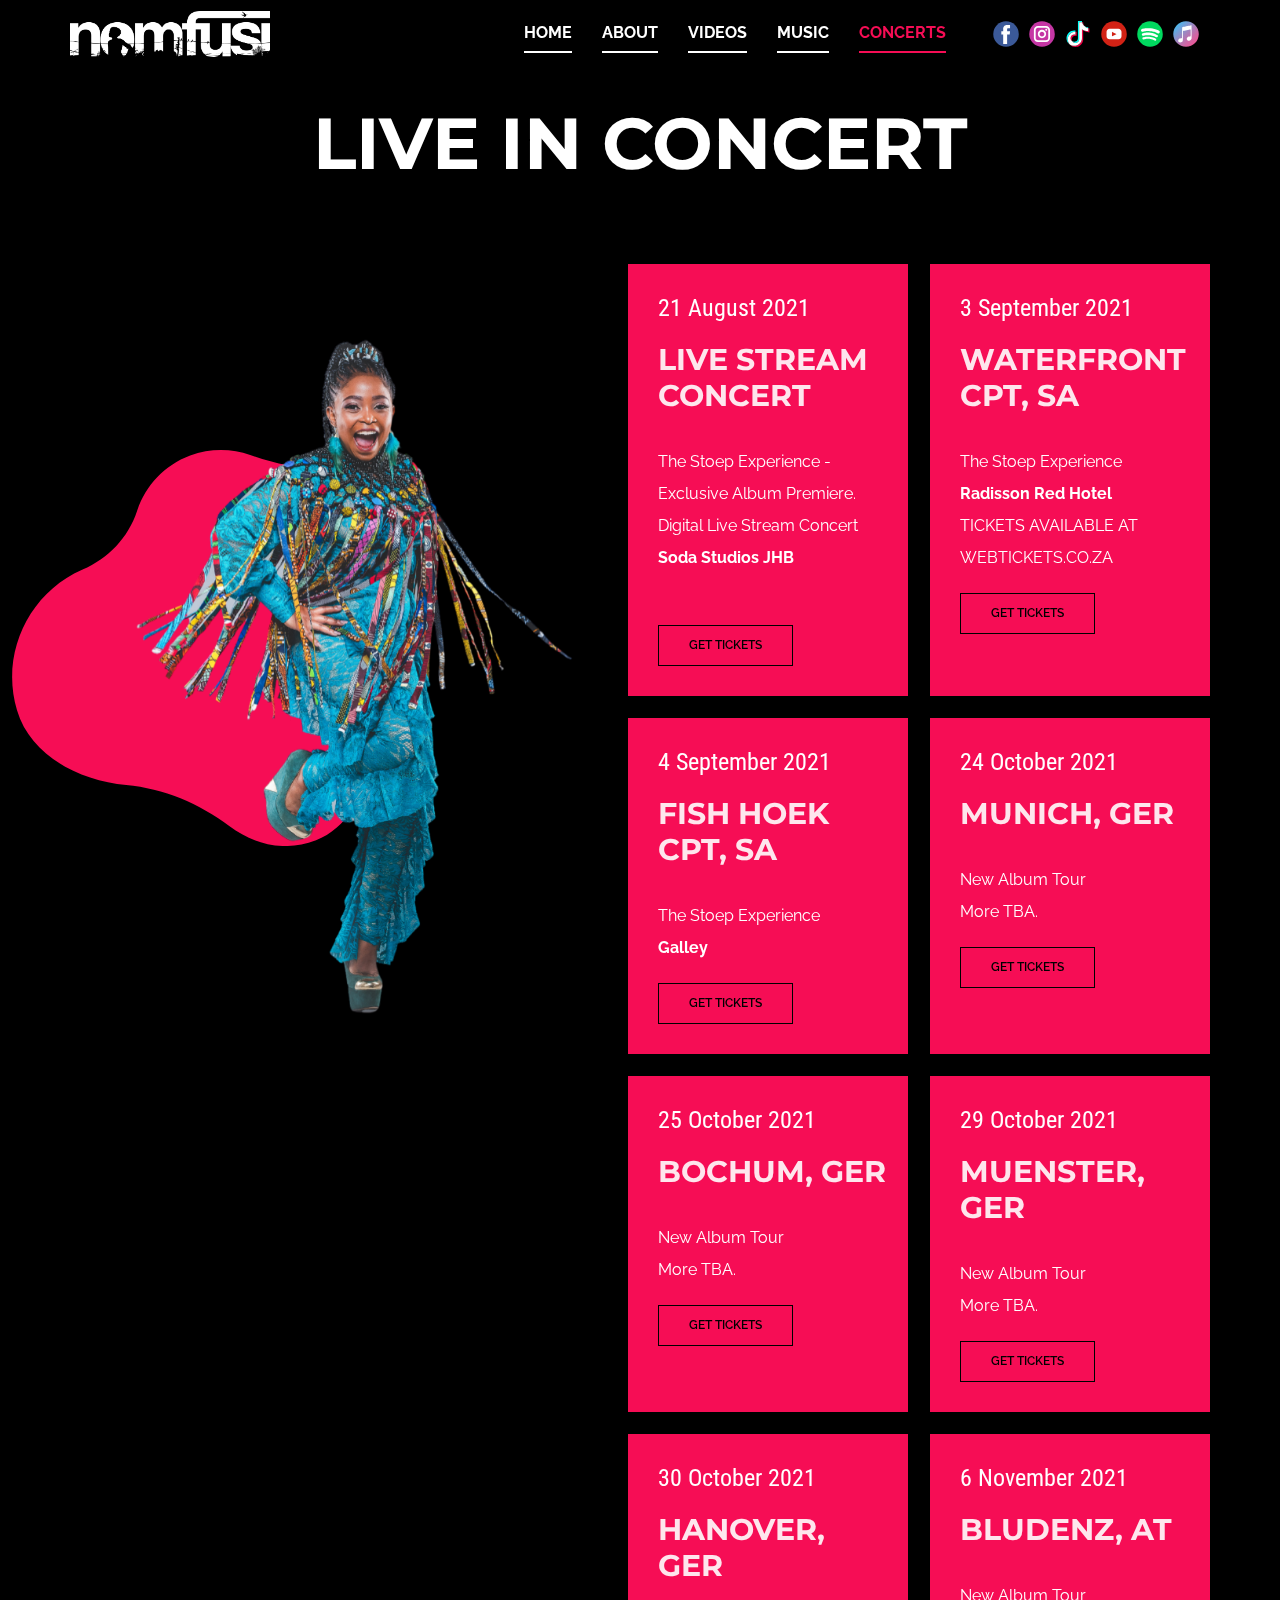
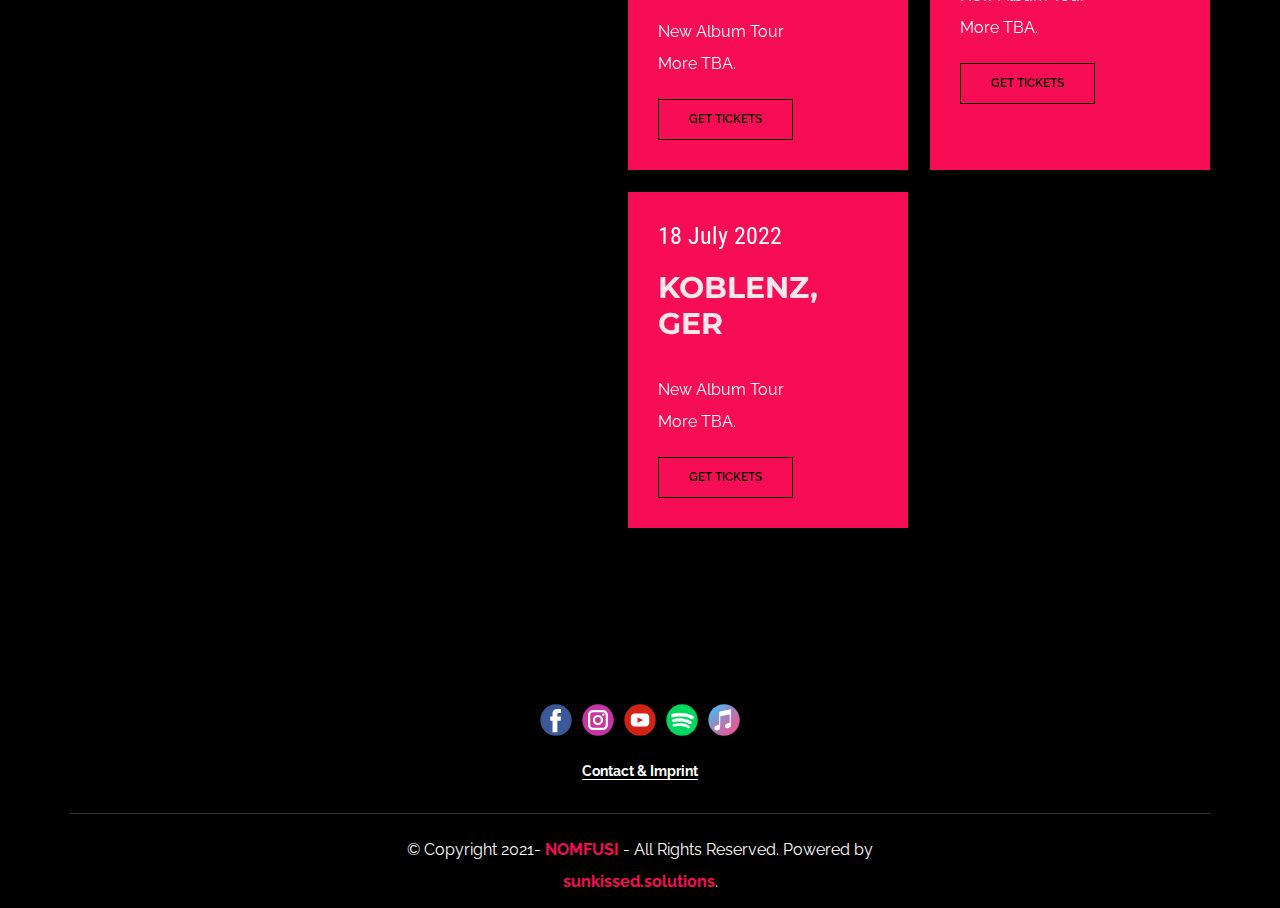
<file: Live.html>
<!DOCTYPE html>
<html style="font-size: 16px;" lang="en-ZA">
  <head>
    <meta name="viewport" content="width=device-width, initial-scale=1.0">
    <meta charset="utf-8">
    <meta name="keywords" content="NOMFUSILIVE IN CONCERT">
    <meta name="description" content="Nomfusi is a power vocalist and singer-songwriter from South Africa. Reviving the Spirit of Township Music, Soul and Afropop. Nomfusi shared stages with big stars like Angelique Kidjo, Hugh Masekela and Lionel Richie.">
    <meta name="page_type" content="np-template-header-footer-from-plugin">
    <title>Live</title>
    <link rel="stylesheet" href="nicepage.css" media="screen">
<link rel="stylesheet" href="Live.css" media="screen">
    <script class="u-script" type="text/javascript" src="jquery.js" defer=""></script>
    <script class="u-script" type="text/javascript" src="nicepage.js" defer=""></script>
    <link rel="icon" href="images/favicon.png">
    <link id="u-theme-google-font" rel="stylesheet" href="https://fonts.googleapis.com/css?family=Montserrat:100,100i,200,200i,300,300i,400,400i,500,500i,600,600i,700,700i,800,800i,900,900i|Raleway:100,100i,200,200i,300,300i,400,400i,500,500i,600,600i,700,700i,800,800i,900,900i">
    <link id="u-page-google-font" rel="stylesheet" href="https://fonts.googleapis.com/css?family=Montserrat:100,100i,200,200i,300,300i,400,400i,500,500i,600,600i,700,700i,800,800i,900,900i|Roboto+Condensed:300,300i,400,400i,700,700i">
    
    
    <script type="application/ld+json">{
		"@context": "http://schema.org",
		"@type": "Organization",
		"name": "Nomfusi - Official Website",
		"logo": "images/Nomfusi_logo.png",
		"sameAs": [
				"https://www.facebook.com/NomfusiSA/",
				"https://www.instagram.com/nomfusi.sa",
				"www.tiktok.com/@nomfusi_sa",
				"https://www.youtube.com/channel/UCmQuoOaihwF1tYvivdNQnTA",
				"https://open.spotify.com/artist/2pgwAcEZP1XSHx80lDYipV?si=9vnwXYxnQkitRAXL0CtLOQ",
				"https://music.apple.com/us/artist/nomfusi/361347579",
				"https://www.facebook.com/NomfusiSA/",
				"https://www.instagram.com/nomfusi.sa",
				"https://www.youtube.com/channel/UCmQuoOaihwF1tYvivdNQnTA",
				"https://open.spotify.com/artist/2pgwAcEZP1XSHx80lDYipV?si=9vnwXYxnQkitRAXL0CtLOQ",
				"https://music.apple.com/us/artist/nomfusi/361347579"
		]
}</script>
    <meta name="theme-color" content="#f60d55">
    <meta property="og:title" content="Live">
    <meta property="og:description" content="Nomfusi is a power vocalist and singer-songwriter from South Africa. Reviving the Spirit of Township Music, Soul and Afropop. Nomfusi shared stages with big stars like Angelique Kidjo, Hugh Masekela and Lionel Richie.">
    <meta property="og:type" content="website">
  </head>
  <body class="u-body u-gradient u-overlap" style="background-image: linear-gradient(#f60d55, #616157);"><header class="u-align-center-sm u-align-center-xs u-clearfix u-header u-sticky u-header" id="sec-489d"><div class="u-clearfix u-sheet u-sheet-1">
        <a href="Nomfusi-Singer-Songwriter.html" data-page-id="371817787" class="u-image u-logo u-image-1" data-image-width="2835" data-image-height="653" title="Startseite">
          <img src="images/Nomfusi_logo.png" class="u-logo-image u-logo-image-1" data-image-width="200">
        </a>
        <div class="u-social-icons u-spacing-10 u-social-icons-1">
          <a class="u-social-url" title="facebook" target="_blank" href="https://www.facebook.com/NomfusiSA/"><span class="u-icon u-icon-circle u-social-facebook u-social-icon u-icon-1"><svg class="u-svg-link" preserveAspectRatio="xMidYMin slice" viewBox="0 0 112 112" style=""><use xmlns:xlink="http://www.w3.org/1999/xlink" xlink:href="#svg-a1e6"></use></svg><svg class="u-svg-content" viewBox="0 0 112 112" x="0" y="0" id="svg-a1e6"><circle fill="currentColor" cx="56.1" cy="56.1" r="55"></circle><path fill="#FFFFFF" d="M73.5,31.6h-9.1c-1.4,0-3.6,0.8-3.6,3.9v8.5h12.6L72,58.3H60.8v40.8H43.9V58.3h-8V43.9h8v-9.2
            c0-6.7,3.1-17,17-17h12.5v13.9H73.5z"></path></svg></span>
          </a>
          <a class="u-social-url" title="instagram" target="_blank" href="https://www.instagram.com/nomfusi.sa"><span class="u-icon u-icon-circle u-social-icon u-social-instagram u-icon-2"><svg class="u-svg-link" preserveAspectRatio="xMidYMin slice" viewBox="0 0 112 112" style=""><use xmlns:xlink="http://www.w3.org/1999/xlink" xlink:href="#svg-cbb8"></use></svg><svg class="u-svg-content" viewBox="0 0 112 112" x="0" y="0" id="svg-cbb8"><circle fill="currentColor" cx="56.1" cy="56.1" r="55"></circle><path fill="#FFFFFF" d="M55.9,38.2c-9.9,0-17.9,8-17.9,17.9C38,66,46,74,55.9,74c9.9,0,17.9-8,17.9-17.9C73.8,46.2,65.8,38.2,55.9,38.2
            z M55.9,66.4c-5.7,0-10.3-4.6-10.3-10.3c-0.1-5.7,4.6-10.3,10.3-10.3c5.7,0,10.3,4.6,10.3,10.3C66.2,61.8,61.6,66.4,55.9,66.4z"></path><path fill="#FFFFFF" d="M74.3,33.5c-2.3,0-4.2,1.9-4.2,4.2s1.9,4.2,4.2,4.2s4.2-1.9,4.2-4.2S76.6,33.5,74.3,33.5z"></path><path fill="#FFFFFF" d="M73.1,21.3H38.6c-9.7,0-17.5,7.9-17.5,17.5v34.5c0,9.7,7.9,17.6,17.5,17.6h34.5c9.7,0,17.5-7.9,17.5-17.5V38.8
            C90.6,29.1,82.7,21.3,73.1,21.3z M83,73.3c0,5.5-4.5,9.9-9.9,9.9H38.6c-5.5,0-9.9-4.5-9.9-9.9V38.8c0-5.5,4.5-9.9,9.9-9.9h34.5
            c5.5,0,9.9,4.5,9.9,9.9V73.3z"></path></svg></span>
          </a>
          <a class="u-social-url" target="_blank" title="Tik Tok" href="www.tiktok.com/@nomfusi_sa"><span class="u-icon u-icon-circle u-social-custom u-social-icon u-icon-3"><svg class="u-svg-link" preserveAspectRatio="xMidYMin slice" viewBox="0 0 512 512" style=""><use xmlns:xlink="http://www.w3.org/1999/xlink" xlink:href="#svg-7f41"></use></svg><svg class="u-svg-content" viewBox="0 0 512 512" id="svg-7f41"><g><g fill="#f00044"><path d="m182.1 265.4c-40.6 0-73.4 32.8-72.8 73 .4 25.8 14.6 48.2 35.5 60.7-7.1-10.9-11.3-23.8-11.5-37.7-.6-40.2 32.2-73 72.8-73 8 0 15.7 1.3 22.9 3.6v-80.5c-7.5-1.1-15.2-1.7-22.9-1.7-.4 0-.7 0-1.1 0v59.2c-7.2-2.3-14.9-3.6-22.9-3.6z"></path><path d="m357.6 24h-.6-20.8c6 30.1 22.9 56.3 46.5 74.1-15.5-20.5-24.9-46.1-25.1-74.1z"></path><path d="m480 146.5c-7.9 0-15.5-.8-23-2.2v57.7c-27.2 0-53.6-5.3-78.4-15.9-16-6.8-30.9-15.5-44.6-26l.4 177.9c-.2 40-16 77.5-44.6 105.8-23.3 23-52.8 37.7-84.8 42.4-7.5 1.1-15.2 1.7-22.9 1.7-34.2 0-66.8-11.1-93.3-31.6 3 3.6 6.2 7.1 9.7 10.5 28.8 28.4 67 44.1 107.7 44.1 7.7 0 15.4-.6 22.9-1.7 32-4.7 61.5-19.4 84.8-42.4 28.6-28.3 44.4-65.8 44.6-105.8l-1.5-177.9c13.6 10.5 28.5 19.3 44.6 26 24.9 10.5 51.3 15.9 78.4 15.9"></path>
</g><path d="m98.2 254.1c28.5-28.3 66.4-44 106.8-44.3v-21.3c-7.5-1.1-15.2-1.7-22.9-1.7-40.8 0-79.1 15.7-107.9 44.3-28.3 28.1-44.5 66.5-44.4 106.4 0 40.2 15.9 77.9 44.6 106.4 4.6 4.5 9.3 8.7 14.3 12.5-22.6-26.9-34.9-60.5-35-95.9.1-39.9 16.2-78.3 44.5-106.4z" fill="#08fff9"></path><path d="m457 144.3v-21.4h-.2c-27.8 0-53.4-9.2-74-24.8 17.9 23.6 44.1 40.4 74.2 46.2z" fill="#08fff9"></path><path d="m202 432.2c9.5.5 18.6-.8 27-3.5 29-9.5 49.9-36.5 49.9-68.3l.1-119v-217.4h57.2c-1.5-7.5-2.3-15.1-2.4-23h-78.8v217.3l-.1 119c0 31.8-20.9 58.8-49.9 68.3-8.4 2.8-17.5 4.1-27 3.5-12.1-.7-23.4-4.3-33.2-10.1 12.3 19 33.3 31.9 57.2 33.2z" fill="#08fff9"></path><path d="m205 486.2c32-4.7 61.5-19.4 84.8-42.4 28.6-28.3 44.4-65.8 44.6-105.8l-.4-177.9c13.6 10.5 28.5 19.3 44.6 26 24.9 10.5 51.3 15.9 78.4 15.9v-57.7c-30.1-5.8-56.3-22.6-74.2-46.2-23.6-17.8-40.6-44-46.5-74.1h-57.3v217.3l-.1 119c0 31.8-20.9 58.8-49.9 68.3-8.4 2.8-17.5 4.1-27 3.5-24-1.3-44.9-14.2-57.2-33.1-20.9-12.4-35.1-34.9-35.5-60.7-.6-40.2 32.2-73 72.8-73 8 0 15.7 1.3 22.9 3.6v-59.2c-40.4.3-78.3 16-106.8 44.3-28.3 28.1-44.5 66.5-44.4 106.3 0 35.4 12.3 69 35 95.9 26.6 20.5 59.1 31.6 93.3 31.6 7.7.1 15.4-.5 22.9-1.6z"></path>
</g></svg></span>
          </a>
          <a class="u-social-url" target="_blank" title="YouTube" href="https://www.youtube.com/channel/UCmQuoOaihwF1tYvivdNQnTA"><span class="u-icon u-icon-circle u-social-icon u-social-youtube u-icon-4"><svg class="u-svg-link" preserveAspectRatio="xMidYMin slice" viewBox="0 0 112 112" style=""><use xmlns:xlink="http://www.w3.org/1999/xlink" xlink:href="#svg-241b"></use></svg><svg class="u-svg-content" viewBox="0 0 112 112" x="0" y="0" id="svg-241b"><circle fill="currentColor" cx="56.1" cy="56.1" r="55"></circle><path fill="#FFFFFF" d="M74.9,33.3H37.3c-7.4,0-13.4,6-13.4,13.4v18.8c0,7.4,6,13.4,13.4,13.4h37.6c7.4,0,13.4-6,13.4-13.4V46.7 C88.3,39.3,82.3,33.3,74.9,33.3L74.9,33.3z M65.9,57l-17.6,8.4c-0.5,0.2-1-0.1-1-0.6V47.5c0-0.5,0.6-0.9,1-0.6l17.6,8.9 C66.4,56,66.4,56.8,65.9,57L65.9,57z"></path></svg></span>
          </a>
          <a class="u-social-url" target="_blank" title="Spotify" href="https://open.spotify.com/artist/2pgwAcEZP1XSHx80lDYipV?si=9vnwXYxnQkitRAXL0CtLOQ"><span class="u-icon u-icon-circle u-social-icon u-social-spotify u-icon-5"><svg class="u-svg-link" preserveAspectRatio="xMidYMin slice" viewBox="0 0 112 112" style=""><use xmlns:xlink="http://www.w3.org/1999/xlink" xlink:href="#svg-7d25"></use></svg><svg class="u-svg-content" viewBox="0 0 112 112" x="0" y="0" id="svg-7d25"><circle fill="#00D95F" cx="56.1" cy="56.1" r="55"></circle><path fill="#FFFFFE" d="M94.5,41.9c-1.9-1.1-3.8-2.1-5.8-3c-2-0.9-4-1.7-6.1-2.4c-5.1-1.7-10.2-3-15.4-3.9
	c-5.2-0.9-10.5-1.3-15.8-1.5c-2.2-0.1-4.3-0.1-6.5,0c-2.2,0.1-4.3,0.2-6.5,0.4c-2.1,0.2-4.1,0.4-6.1,0.7c-2,0.3-4,0.7-6,1.1
	c-0.8,0.2-1.6,0.4-2.4,0.6c-0.8,0.2-1.6,0.5-2.4,0.7c-1.3,0.4-2.4,1.3-3.1,2.3c-0.7,1.1-1.1,2.4-1.1,3.7c0,1.4,0.5,2.7,1.3,3.7
	c0.8,1,1.9,1.8,3.2,2.2c0.6,0.2,1.2,0.3,1.8,0.2c0.6,0,1.2-0.1,1.8-0.2l0.6-0.2c1.4-0.4,2.8-0.7,4.2-1c2.2-0.5,4.3-0.8,6.5-1.1
	c2.2-0.3,4.4-0.4,6.6-0.6c1.9-0.1,3.9-0.1,5.8-0.1c1.9,0,3.8,0.1,5.8,0.2c1.9,0.1,3.7,0.3,5.6,0.5c1.8,0.2,3.6,0.5,5.5,0.8
	c2.6,0.5,5.2,1,7.8,1.7c2.5,0.7,5.1,1.5,7.5,2.5c1.3,0.5,2.5,1,3.6,1.6c1.2,0.6,2.4,1.2,3.5,1.9c1,0.6,2.1,0.8,3.2,0.9
	c1.1,0,2.2-0.3,3.2-0.8c0.9-0.6,1.8-1.3,2.3-2.3c0.5-0.9,0.8-2,0.8-3.1l0-0.2c0,0,0-0.2,0-0.3c0-0.3-0.1-0.6-0.1-0.9
	c-0.2-0.9-0.6-1.7-1.1-2.4C95.9,42.9,95.2,42.3,94.5,41.9z"></path><path fill="#FFFFFE" d="M73,54c-4.7-1.5-9.5-2.6-14.4-3.3c-4.9-0.7-9.8-0.9-14.7-0.7c-2.3,0.1-4.6,0.3-6.9,0.5
	c-2.3,0.3-4.5,0.7-6.8,1.2c-0.9,0.2-1.9,0.4-2.8,0.7c-0.9,0.2-1.8,0.5-2.7,0.8c-1.1,0.3-2,1-2.7,1.9c-0.7,0.9-1,2-1.1,3.1
	c0,1.1,0.3,2.2,0.9,3.1c0.6,0.9,1.5,1.6,2.5,2.1c0.6,0.3,1.3,0.4,2,0.4c0.6,0,1.3-0.1,1.9-0.3c3-0.9,6-1.5,9-1.9
	c3.2-0.5,6.5-0.7,9.7-0.7c2.5,0,4.9,0.1,7.3,0.3c2.4,0.2,4.7,0.5,7,1c3,0.6,5.9,1.3,8.8,2.2c2.9,0.9,5.7,2.1,8.4,3.5
	c0.9,0.4,1.7,0.9,2.6,1.4l0.9,0.5c1.3,0.7,2.8,0.9,4.1,0.6c1.3-0.3,2.5-1.2,3.3-2.4c0.7-1.2,1-2.7,0.6-4.2c-0.3-1.3-1.1-2.5-2.4-3.3
	l0,0c-0.2-0.1-0.5-0.3-0.6-0.4c-2.2-1.3-4.4-2.4-6.7-3.5C77.8,55.6,75.4,54.7,73,54z"></path><path fill="#FFFFFE" d="M58.7,68.6c-3.6-0.5-7.2-0.8-10.9-0.9h-0.1c-0.8,0-1.5,0.1-2.3,0.1c-1.7,0.1-3.5,0.2-5.1,0.3
	c-2.2,0.2-4.4,0.5-6.6,0.8c-2.2,0.4-4.4,0.8-6.5,1.3c-0.2,0-0.3,0.1-0.6,0.1h0c-0.2,0.1-0.4,0.1-0.6,0.2c-1,0.4-1.8,1.1-2.3,2.1
	c-0.5,0.9-0.7,2-0.5,3.1c0.2,1.1,0.8,2,1.6,2.6c0.8,0.6,1.8,1,2.9,1c0.3,0,0.7,0,1-0.1c0.3,0,0.6-0.1,0.9-0.2c2.6-0.6,5.2-1,7.8-1.4
	c2.6-0.4,5.2-0.6,7.9-0.7c2-0.1,4.1-0.1,6.1,0c2,0.1,4,0.3,6,0.6c3.3,0.5,6.4,1.3,9.5,2.3c3.1,1.1,6,2.4,8.8,4.1l0,0l0.1,0.1
	c0.3,0.2,0.6,0.3,0.9,0.5c1.1,0.5,2.2,0.5,3.2,0.2c1-0.3,1.9-1,2.5-2c0.6-1,0.8-2.2,0.6-3.2c-0.2-1.1-0.8-2.1-1.7-2.8
	c-0.3-0.2-0.6-0.4-0.9-0.6l-0.1-0.1l0,0c-1.7-1-3.5-2-5.4-2.8c-1.8-0.8-3.7-1.6-5.7-2.2C65.8,70,62.3,69.2,58.7,68.6z"></path></svg></span>
          </a>
          <a class="u-social-url" target="_blank" title="iTunes" href="https://music.apple.com/us/artist/nomfusi/361347579"><span class="u-icon u-icon-circle u-social-icon u-social-itunes u-icon-6"><svg class="u-svg-link" preserveAspectRatio="xMidYMin slice" viewBox="0 0 112 112" style=""><use xmlns:xlink="http://www.w3.org/1999/xlink" xlink:href="#svg-8e3b"></use></svg><svg class="u-svg-content" viewBox="0 0 112 112" x="0" y="0" id="svg-8e3b"><linearGradient id="SVGID_1_" gradientUnits="userSpaceOnUse" x1="8.6655" y1="8.6655" x2="103.5131" y2="103.5131"><stop offset="7.631029e-002" style="stop-color:#49B9EE"></stop><stop offset="0.2206" style="stop-color:#6BA4DC"></stop><stop offset="0.4859" style="stop-color:#A482BD"></stop><stop offset="0.7137" style="stop-color:#CD68A6"></stop><stop offset="0.8924" style="stop-color:#E75998"></stop><stop offset="1" style="stop-color:#F05393"></stop>
</linearGradient><path fill="url(#SVGID_1_)" d="M56.1,1.1c30.4,0,55,24.6,55,55s-24.6,55-55,55s-55-24.6-55-55S25.7,1.1,56.1,1.1z"></path><path fill="#FFFFFF" d="M73,83.7c3.4-1,5.8-3.5,6.8-7l0.3-1l0-27.6c0-20.7,0-27.7-0.1-28.1c-0.1-0.4-0.3-0.8-0.6-1
	c-0.4-0.2-0.8-0.3-1.3-0.3c-0.3,0-1.5,0.2-2.6,0.4c-4.9,0.9-33.5,6.7-33.9,6.9c-0.8,0.3-1.5,1-1.9,1.7l-0.3,0.6
	c0,0-0.1,43.3-0.4,43.8c-0.3,0.7-1.1,1.4-1.8,1.7c-0.3,0.1-1.6,0.4-2.8,0.7c-5.7,1.2-7.9,2-9.7,3.8c-1,1-1.8,2.4-2.1,3.9
	c-0.3,1.4-0.2,3.5,0.2,4.8c0.5,1.3,1.2,2.5,2.2,3.4c0.9,0.7,2,1.2,3.1,1.5c2.6,0.7,7.5-0.1,10.1-1.6c1.1-0.6,2.4-1.9,3.1-3
	c0.3-0.4,0.7-1.3,0.9-1.9c0.8-2.2,0.8-40.9,0.9-41.4c0.2-0.8,0.7-1.4,1.5-1.6c0.7-0.2,28.2-5.8,29-5.9c0.7-0.1,1.3,0.1,1.7,0.6
	c0.2,0.1,0.4,0.3,0.5,0.5c0.2,0.3,0.2,1,0.3,13.3c0,14.1,0.1,13.8-0.7,14.7c-0.5,0.6-1.2,0.9-4,1.5c-4.3,0.9-5.7,1.3-7.3,2.1
	c-2,1-3.2,2.1-4,4c-0.6,1.3-0.8,2.3-0.8,3.6c0,2.3,0.8,4.2,2.6,5.9c0.2,0.2,0.3,0.3,0.5,0.5c0.9,0.7,1.8,1.1,2.9,1.4
	C67,84.7,70.5,84.5,73,83.7z"></path></svg></span>
          </a>
        </div>
        <nav class="u-align-left u-menu u-menu-dropdown u-offcanvas u-menu-1">
          <div class="menu-collapse" style="font-size: 1rem; letter-spacing: 0px; font-weight: 700; text-transform: uppercase;">
            <a class="u-button-style u-custom-active-border-color u-custom-border u-custom-border-color u-custom-borders u-custom-hover-border-color u-custom-padding-bottom u-custom-text-active-color u-custom-text-color u-custom-text-hover-color u-custom-text-shadow u-custom-top-bottom-menu-spacing u-nav-link u-text-white" href="#" style="padding: 1px 0px; font-size: calc(1em + 2px);">
              <svg class="u-svg-link" preserveAspectRatio="xMidYMin slice" viewBox="0 0 302 302" style=""><use xmlns:xlink="http://www.w3.org/1999/xlink" xlink:href="#svg-8a8f"></use></svg>
              <svg xmlns="http://www.w3.org/2000/svg" xmlns:xlink="http://www.w3.org/1999/xlink" version="1.1" id="svg-8a8f" x="0px" y="0px" viewBox="0 0 302 302" style="enable-background:new 0 0 302 302;" xml:space="preserve" class="u-svg-content"><g><rect y="36" width="302" height="30"></rect><rect y="236" width="302" height="30"></rect><rect y="136" width="302" height="30"></rect>
</g><g></g><g></g><g></g><g></g><g></g><g></g><g></g><g></g><g></g><g></g><g></g><g></g><g></g><g></g><g></g></svg>
            </a>
          </div>
          <div class="u-custom-menu u-nav-container">
            <ul class="u-nav u-spacing-30 u-unstyled u-nav-1"><li class="u-nav-item"><a class="u-border-2 u-border-active-palette-1-base u-border-hover-palette-1-base u-border-no-left u-border-no-right u-border-no-top u-border-white u-button-style u-nav-link u-text-active-palette-1-base u-text-hover-palette-1-base" href="Nomfusi-Singer-Songwriter.html" style="padding: 10px 0px;">Home</a>
</li><li class="u-nav-item"><a class="u-border-2 u-border-active-palette-1-base u-border-hover-palette-1-base u-border-no-left u-border-no-right u-border-no-top u-border-white u-button-style u-nav-link u-text-active-palette-1-base u-text-hover-palette-1-base" href="About.html" style="padding: 10px 0px;">About</a>
</li><li class="u-nav-item"><a class="u-border-2 u-border-active-palette-1-base u-border-hover-palette-1-base u-border-no-left u-border-no-right u-border-no-top u-border-white u-button-style u-nav-link u-text-active-palette-1-base u-text-hover-palette-1-base" href="Videos.html" style="padding: 10px 0px;">Videos</a>
</li><li class="u-nav-item"><a class="u-border-2 u-border-active-palette-1-base u-border-hover-palette-1-base u-border-no-left u-border-no-right u-border-no-top u-border-white u-button-style u-nav-link u-text-active-palette-1-base u-text-hover-palette-1-base" href="Music.html" style="padding: 10px 0px;">Music</a>
</li><li class="u-nav-item"><a class="u-border-2 u-border-active-palette-1-base u-border-hover-palette-1-base u-border-no-left u-border-no-right u-border-no-top u-border-white u-button-style u-nav-link u-text-active-palette-1-base u-text-hover-palette-1-base" href="Live.html" style="padding: 10px 0px;">Concerts</a>
</li></ul>
          </div>
          <div class="u-custom-menu u-nav-container-collapse">
            <div class="u-align-center u-black u-container-style u-inner-container-layout u-opacity u-opacity-95 u-sidenav">
              <div class="u-sidenav-overflow">
                <div class="u-menu-close u-menu-close-1"></div>
                <ul class="u-align-center u-nav u-popupmenu-items u-unstyled u-nav-2"><li class="u-nav-item"><a class="u-button-style u-nav-link" href="Nomfusi-Singer-Songwriter.html" style="padding: 10px 0px;">Home</a>
</li><li class="u-nav-item"><a class="u-button-style u-nav-link" href="About.html" style="padding: 10px 0px;">About</a>
</li><li class="u-nav-item"><a class="u-button-style u-nav-link" href="Videos.html" style="padding: 10px 0px;">Videos</a>
</li><li class="u-nav-item"><a class="u-button-style u-nav-link" href="Music.html" style="padding: 10px 0px;">Music</a>
</li><li class="u-nav-item"><a class="u-button-style u-nav-link" href="Live.html" style="padding: 10px 0px;">Concerts</a>
</li></ul>
              </div>
            </div>
            <div class="u-black u-menu-overlay u-opacity u-opacity-70"></div>
          </div>
        </nav>
      </div></header>
    <section class="u-align-center u-black u-clearfix u-section-1" id="carousel_7746">
      <div class="u-clearfix u-sheet u-sheet-1">
        <h1 class="u-text u-title u-text-1">
          <span style="font-weight: 700;">LIVE IN CONCERT</span>
          <br>
        </h1>
        <div class="u-hidden-md u-hidden-sm u-hidden-xs u-shape u-shape-svg u-text-palette-1-base u-shape-1">
          <svg class="u-svg-link" preserveAspectRatio="none" viewBox="0 0 160 150" style=""><use xmlns:xlink="http://www.w3.org/1999/xlink" xlink:href="#svg-61d8"></use></svg>
          <svg class="u-svg-content" viewBox="0 0 160 150" x="0px" y="0px" id="svg-61d8"><path d="M43.2,126.9c14.2,1.3,27.6,7,39.1,15.6c8.3,6.1,19.4,10.3,32.7,5.3c11.7-4.4,18.6-17.4,21-30.2c2.6-13.3,8.1-25.9,15.7-37.1
	c8.3-12.1,10.8-27.9,5.3-42.7C150.5,20.3,134.6,9,117,7.6C107.9,6.9,98.8,5,90.1,1.9C83-0.6,75-0.7,67.4,2.1
	c-9.9,3.7-17,11.6-20.1,21c-3.3,10.1-10.9,18-20.6,22.2c-0.1,0-0.1,0.1-0.2,0.1c-20.3,8.9-31,32-24.6,53.2
	C6.9,115.6,25.2,125.2,43.2,126.9z"></path></svg>
        </div>
        <div class="u-expanded-width-md u-expanded-width-sm u-list u-list-1">
          <div class="u-repeater u-repeater-1">
            <div class="u-align-left u-container-style u-list-item u-palette-1-base u-repeater-item u-video-cover u-list-item-1" data-animation-name="jackInTheBox" data-animation-duration="1000" data-animation-delay="0" data-animation-direction="">
              <div class="u-container-layout u-similar-container u-valign-top u-container-layout-1">
                <h4 class="u-custom-font u-font-roboto-condensed u-text u-text-2">21 August 2021</h4>
                <h3 class="u-text u-text-3">LIVE STREAM CONCERT</h3>
                <p class="u-text u-text-4">The Stoep Experience - Exclusive Album Premiere. Digital Live Stream Concert<br><b>Soda Studios JHB</b>
                  <br>
                  <br>
                </p>
                <a href="https://live.sodaworld.tv/nomfusiticket" class="u-border-1 u-border-black u-btn u-button-style u-hover-black u-text-black u-text-hover-white u-btn-1" target="_blank">GET TICKETS</a>
              </div>
            </div>
            <div class="u-align-left u-container-style u-list-item u-palette-1-base u-repeater-item u-video-cover u-list-item-2" data-animation-name="jackInTheBox" data-animation-duration="1000" data-animation-delay="0" data-animation-direction="">
              <div class="u-container-layout u-similar-container u-valign-top u-container-layout-2">
                <h4 class="u-custom-font u-font-roboto-condensed u-text u-text-5">3 September 2021</h4>
                <h3 class="u-text u-text-6">WATERFRONT CPT, SA</h3>
                <p class="u-text u-text-7">The Stoep Experience<br>
                  <span style="font-weight: 700;">Radisson Red Hotel</span>
                  <br>TICKETS AVAILABLE AT WEBTICKETS.CO.ZA<br>
                </p>
                <a href="https://www.webtickets.co.za/v2/event.aspx?itemid=1507175248" class="u-border-1 u-border-black u-btn u-button-style u-hover-black u-text-black u-text-hover-white u-btn-2" target="_blank">GET TICKETS</a>
              </div>
            </div>
            <div class="u-align-left u-container-style u-list-item u-palette-1-base u-repeater-item u-video-cover u-list-item-3" data-animation-name="jackInTheBox" data-animation-duration="1000" data-animation-delay="0" data-animation-direction="">
              <div class="u-container-layout u-similar-container u-valign-top u-container-layout-3">
                <h4 class="u-custom-font u-font-roboto-condensed u-text u-text-8">4 September 2021</h4>
                <h3 class="u-text u-text-9">FISH HOEK CPT, SA</h3>
                <p class="u-text u-text-10">The Stoep Experience<br>
                  <span style="font-weight: 700;">Galley</span>
                </p>
                <a href="#" class="u-border-1 u-border-black u-btn u-button-style u-hover-black u-text-black u-text-hover-white u-btn-3" target="_blank">GET TICKETS</a>
              </div>
            </div>
            <div class="u-align-left u-container-style u-list-item u-palette-1-base u-repeater-item u-video-cover u-list-item-4" data-animation-name="jackInTheBox" data-animation-duration="1000" data-animation-delay="0" data-animation-direction="">
              <div class="u-container-layout u-similar-container u-valign-top u-container-layout-4">
                <h4 class="u-custom-font u-font-roboto-condensed u-text u-text-11">24 October 2021</h4>
                <h3 class="u-text u-text-12">MUNICH, GER</h3>
                <p class="u-text u-text-13">New Album Tour<br>More TBA.
                </p>
                <a href="#" class="u-border-1 u-border-black u-btn u-button-style u-hover-black u-text-black u-text-hover-white u-btn-4">GET TICKETS</a>
              </div>
            </div>
            <div class="u-align-left u-container-style u-list-item u-palette-1-base u-repeater-item u-video-cover u-list-item-5" data-animation-name="jackInTheBox" data-animation-duration="1000" data-animation-delay="0" data-animation-direction="">
              <div class="u-container-layout u-similar-container u-valign-top u-container-layout-5">
                <h4 class="u-custom-font u-font-roboto-condensed u-text u-text-14">25 October 2021</h4>
                <h3 class="u-text u-text-15">BOCHUM, GER</h3>
                <p class="u-text u-text-16">New Album Tour<br>More TBA.
                </p>
                <a href="#" class="u-border-1 u-border-black u-btn u-button-style u-hover-black u-text-black u-text-hover-white u-btn-5">GET TICKETS</a>
              </div>
            </div>
            <div class="u-align-left u-container-style u-list-item u-palette-1-base u-repeater-item u-video-cover u-list-item-6" data-animation-name="jackInTheBox" data-animation-duration="1000" data-animation-delay="0" data-animation-direction="">
              <div class="u-container-layout u-similar-container u-valign-top u-container-layout-6">
                <h4 class="u-custom-font u-font-roboto-condensed u-text u-text-17">29 October 2021</h4>
                <h3 class="u-text u-text-18">MUENSTER, GER</h3>
                <p class="u-text u-text-19">New Album Tour<br>More TBA.
                </p>
                <a href="#" class="u-border-1 u-border-black u-btn u-button-style u-hover-black u-text-black u-text-hover-white u-btn-6">GET TICKETS</a>
              </div>
            </div>
            <div class="u-align-left u-container-style u-list-item u-palette-1-base u-repeater-item u-video-cover u-list-item-7" data-animation-name="jackInTheBox" data-animation-duration="1000" data-animation-delay="0" data-animation-direction="">
              <div class="u-container-layout u-similar-container u-valign-top u-container-layout-7">
                <h4 class="u-custom-font u-font-roboto-condensed u-text u-text-20">30 October 2021</h4>
                <h3 class="u-text u-text-21">HANOVER, GER</h3>
                <p class="u-text u-text-22">New Album Tour<br>More TBA.
                </p>
                <a href="#" class="u-border-1 u-border-black u-btn u-button-style u-hover-black u-text-black u-text-hover-white u-btn-7">GET TICKETS</a>
              </div>
            </div>
            <div class="u-align-left u-container-style u-list-item u-palette-1-base u-repeater-item u-video-cover u-list-item-8" data-animation-name="jackInTheBox" data-animation-duration="1000" data-animation-delay="0" data-animation-direction="">
              <div class="u-container-layout u-similar-container u-valign-top u-container-layout-8">
                <h4 class="u-custom-font u-font-roboto-condensed u-text u-text-23">6 November 2021</h4>
                <h3 class="u-text u-text-24">BLUDENZ, AT</h3>
                <p class="u-text u-text-25">New Album Tour<br>More TBA.
                </p>
                <a href="#" class="u-border-1 u-border-black u-btn u-button-style u-hover-black u-text-black u-text-hover-white u-btn-8">GET TICKETS</a>
              </div>
            </div>
            <div class="u-align-left u-container-style u-list-item u-palette-1-base u-repeater-item u-video-cover u-list-item-9" data-animation-name="jackInTheBox" data-animation-duration="1000" data-animation-delay="0" data-animation-direction="">
              <div class="u-container-layout u-similar-container u-valign-top u-container-layout-9">
                <h4 class="u-custom-font u-font-roboto-condensed u-text u-text-26">18 July 2022</h4>
                <h3 class="u-text u-text-27">Koblenz, Ger</h3>
                <p class="u-text u-text-28">New Album Tour<br>More TBA.
                </p>
                <a href="#" class="u-border-1 u-border-black u-btn u-button-style u-hover-black u-text-black u-text-hover-white u-btn-9">GET TICKETS</a>
              </div>
            </div>
          </div>
        </div>
        <img class="u-image u-image-contain u-image-1" src="images/Nomfusi-Banner-3.png" data-image-width="600" data-image-height="879" data-animation-name="fadeIn" data-animation-duration="1000" data-animation-delay="0">
      </div>
    </section>
    
    
    <footer class="u-align-center u-black u-clearfix u-footer" id="sec-6942"><div class="u-clearfix u-sheet u-sheet-1">
        <div class="u-container-style u-group u-similar-fill u-group-1">
          <div class="u-container-layout u-container-layout-1">
            <div class="u-social-icons u-spacing-10 u-social-icons-1">
              <a class="u-social-url" title="facebook" target="_blank" href="https://www.facebook.com/NomfusiSA/"><span class="u-icon u-icon-circle u-social-facebook u-social-icon u-icon-1"><svg class="u-svg-link" preserveAspectRatio="xMidYMin slice" viewBox="0 0 112 112" style=""><use xmlns:xlink="http://www.w3.org/1999/xlink" xlink:href="#svg-a1c1"></use></svg><svg class="u-svg-content" viewBox="0 0 112 112" x="0" y="0" id="svg-a1c1"><circle fill="currentColor" cx="56.1" cy="56.1" r="55"></circle><path fill="#FFFFFF" d="M73.5,31.6h-9.1c-1.4,0-3.6,0.8-3.6,3.9v8.5h12.6L72,58.3H60.8v40.8H43.9V58.3h-8V43.9h8v-9.2
            c0-6.7,3.1-17,17-17h12.5v13.9H73.5z"></path></svg></span>
              </a>
              <a class="u-social-url" title="instagram" target="_blank" href="https://www.instagram.com/nomfusi.sa"><span class="u-icon u-icon-circle u-social-icon u-social-instagram u-icon-2"><svg class="u-svg-link" preserveAspectRatio="xMidYMin slice" viewBox="0 0 112 112" style=""><use xmlns:xlink="http://www.w3.org/1999/xlink" xlink:href="#svg-36b6"></use></svg><svg class="u-svg-content" viewBox="0 0 112 112" x="0" y="0" id="svg-36b6"><circle fill="currentColor" cx="56.1" cy="56.1" r="55"></circle><path fill="#FFFFFF" d="M55.9,38.2c-9.9,0-17.9,8-17.9,17.9C38,66,46,74,55.9,74c9.9,0,17.9-8,17.9-17.9C73.8,46.2,65.8,38.2,55.9,38.2
            z M55.9,66.4c-5.7,0-10.3-4.6-10.3-10.3c-0.1-5.7,4.6-10.3,10.3-10.3c5.7,0,10.3,4.6,10.3,10.3C66.2,61.8,61.6,66.4,55.9,66.4z"></path><path fill="#FFFFFF" d="M74.3,33.5c-2.3,0-4.2,1.9-4.2,4.2s1.9,4.2,4.2,4.2s4.2-1.9,4.2-4.2S76.6,33.5,74.3,33.5z"></path><path fill="#FFFFFF" d="M73.1,21.3H38.6c-9.7,0-17.5,7.9-17.5,17.5v34.5c0,9.7,7.9,17.6,17.5,17.6h34.5c9.7,0,17.5-7.9,17.5-17.5V38.8
            C90.6,29.1,82.7,21.3,73.1,21.3z M83,73.3c0,5.5-4.5,9.9-9.9,9.9H38.6c-5.5,0-9.9-4.5-9.9-9.9V38.8c0-5.5,4.5-9.9,9.9-9.9h34.5
            c5.5,0,9.9,4.5,9.9,9.9V73.3z"></path></svg></span>
              </a>
              <a class="u-social-url" target="_blank" title="YouTube" href="https://www.youtube.com/channel/UCmQuoOaihwF1tYvivdNQnTA"><span class="u-icon u-icon-circle u-social-icon u-social-youtube u-icon-3"><svg class="u-svg-link" preserveAspectRatio="xMidYMin slice" viewBox="0 0 112 112" style=""><use xmlns:xlink="http://www.w3.org/1999/xlink" xlink:href="#svg-7393"></use></svg><svg class="u-svg-content" viewBox="0 0 112 112" x="0" y="0" id="svg-7393"><circle fill="currentColor" cx="56.1" cy="56.1" r="55"></circle><path fill="#FFFFFF" d="M74.9,33.3H37.3c-7.4,0-13.4,6-13.4,13.4v18.8c0,7.4,6,13.4,13.4,13.4h37.6c7.4,0,13.4-6,13.4-13.4V46.7 C88.3,39.3,82.3,33.3,74.9,33.3L74.9,33.3z M65.9,57l-17.6,8.4c-0.5,0.2-1-0.1-1-0.6V47.5c0-0.5,0.6-0.9,1-0.6l17.6,8.9 C66.4,56,66.4,56.8,65.9,57L65.9,57z"></path></svg></span>
              </a>
              <a class="u-social-url" target="_blank" title="Spotify" href="https://open.spotify.com/artist/2pgwAcEZP1XSHx80lDYipV?si=9vnwXYxnQkitRAXL0CtLOQ"><span class="u-icon u-icon-circle u-social-icon u-social-spotify u-icon-4"><svg class="u-svg-link" preserveAspectRatio="xMidYMin slice" viewBox="0 0 112 112" style=""><use xmlns:xlink="http://www.w3.org/1999/xlink" xlink:href="#svg-ce60"></use></svg><svg class="u-svg-content" viewBox="0 0 112 112" x="0" y="0" id="svg-ce60"><circle fill="#00D95F" cx="56.1" cy="56.1" r="55"></circle><path fill="#FFFFFE" d="M94.5,41.9c-1.9-1.1-3.8-2.1-5.8-3c-2-0.9-4-1.7-6.1-2.4c-5.1-1.7-10.2-3-15.4-3.9
	c-5.2-0.9-10.5-1.3-15.8-1.5c-2.2-0.1-4.3-0.1-6.5,0c-2.2,0.1-4.3,0.2-6.5,0.4c-2.1,0.2-4.1,0.4-6.1,0.7c-2,0.3-4,0.7-6,1.1
	c-0.8,0.2-1.6,0.4-2.4,0.6c-0.8,0.2-1.6,0.5-2.4,0.7c-1.3,0.4-2.4,1.3-3.1,2.3c-0.7,1.1-1.1,2.4-1.1,3.7c0,1.4,0.5,2.7,1.3,3.7
	c0.8,1,1.9,1.8,3.2,2.2c0.6,0.2,1.2,0.3,1.8,0.2c0.6,0,1.2-0.1,1.8-0.2l0.6-0.2c1.4-0.4,2.8-0.7,4.2-1c2.2-0.5,4.3-0.8,6.5-1.1
	c2.2-0.3,4.4-0.4,6.6-0.6c1.9-0.1,3.9-0.1,5.8-0.1c1.9,0,3.8,0.1,5.8,0.2c1.9,0.1,3.7,0.3,5.6,0.5c1.8,0.2,3.6,0.5,5.5,0.8
	c2.6,0.5,5.2,1,7.8,1.7c2.5,0.7,5.1,1.5,7.5,2.5c1.3,0.5,2.5,1,3.6,1.6c1.2,0.6,2.4,1.2,3.5,1.9c1,0.6,2.1,0.8,3.2,0.9
	c1.1,0,2.2-0.3,3.2-0.8c0.9-0.6,1.8-1.3,2.3-2.3c0.5-0.9,0.8-2,0.8-3.1l0-0.2c0,0,0-0.2,0-0.3c0-0.3-0.1-0.6-0.1-0.9
	c-0.2-0.9-0.6-1.7-1.1-2.4C95.9,42.9,95.2,42.3,94.5,41.9z"></path><path fill="#FFFFFE" d="M73,54c-4.7-1.5-9.5-2.6-14.4-3.3c-4.9-0.7-9.8-0.9-14.7-0.7c-2.3,0.1-4.6,0.3-6.9,0.5
	c-2.3,0.3-4.5,0.7-6.8,1.2c-0.9,0.2-1.9,0.4-2.8,0.7c-0.9,0.2-1.8,0.5-2.7,0.8c-1.1,0.3-2,1-2.7,1.9c-0.7,0.9-1,2-1.1,3.1
	c0,1.1,0.3,2.2,0.9,3.1c0.6,0.9,1.5,1.6,2.5,2.1c0.6,0.3,1.3,0.4,2,0.4c0.6,0,1.3-0.1,1.9-0.3c3-0.9,6-1.5,9-1.9
	c3.2-0.5,6.5-0.7,9.7-0.7c2.5,0,4.9,0.1,7.3,0.3c2.4,0.2,4.7,0.5,7,1c3,0.6,5.9,1.3,8.8,2.2c2.9,0.9,5.7,2.1,8.4,3.5
	c0.9,0.4,1.7,0.9,2.6,1.4l0.9,0.5c1.3,0.7,2.8,0.9,4.1,0.6c1.3-0.3,2.5-1.2,3.3-2.4c0.7-1.2,1-2.7,0.6-4.2c-0.3-1.3-1.1-2.5-2.4-3.3
	l0,0c-0.2-0.1-0.5-0.3-0.6-0.4c-2.2-1.3-4.4-2.4-6.7-3.5C77.8,55.6,75.4,54.7,73,54z"></path><path fill="#FFFFFE" d="M58.7,68.6c-3.6-0.5-7.2-0.8-10.9-0.9h-0.1c-0.8,0-1.5,0.1-2.3,0.1c-1.7,0.1-3.5,0.2-5.1,0.3
	c-2.2,0.2-4.4,0.5-6.6,0.8c-2.2,0.4-4.4,0.8-6.5,1.3c-0.2,0-0.3,0.1-0.6,0.1h0c-0.2,0.1-0.4,0.1-0.6,0.2c-1,0.4-1.8,1.1-2.3,2.1
	c-0.5,0.9-0.7,2-0.5,3.1c0.2,1.1,0.8,2,1.6,2.6c0.8,0.6,1.8,1,2.9,1c0.3,0,0.7,0,1-0.1c0.3,0,0.6-0.1,0.9-0.2c2.6-0.6,5.2-1,7.8-1.4
	c2.6-0.4,5.2-0.6,7.9-0.7c2-0.1,4.1-0.1,6.1,0c2,0.1,4,0.3,6,0.6c3.3,0.5,6.4,1.3,9.5,2.3c3.1,1.1,6,2.4,8.8,4.1l0,0l0.1,0.1
	c0.3,0.2,0.6,0.3,0.9,0.5c1.1,0.5,2.2,0.5,3.2,0.2c1-0.3,1.9-1,2.5-2c0.6-1,0.8-2.2,0.6-3.2c-0.2-1.1-0.8-2.1-1.7-2.8
	c-0.3-0.2-0.6-0.4-0.9-0.6l-0.1-0.1l0,0c-1.7-1-3.5-2-5.4-2.8c-1.8-0.8-3.7-1.6-5.7-2.2C65.8,70,62.3,69.2,58.7,68.6z"></path></svg></span>
              </a>
              <a class="u-social-url" target="_blank" title="iTunes" href="https://music.apple.com/us/artist/nomfusi/361347579"><span class="u-icon u-icon-circle u-social-icon u-social-itunes u-icon-5"><svg class="u-svg-link" preserveAspectRatio="xMidYMin slice" viewBox="0 0 112 112" style=""><use xmlns:xlink="http://www.w3.org/1999/xlink" xlink:href="#svg-24f6"></use></svg><svg class="u-svg-content" viewBox="0 0 112 112" x="0" y="0" id="svg-24f6"><linearGradient id="SVGID_1_" gradientUnits="userSpaceOnUse" x1="8.6655" y1="8.6655" x2="103.5131" y2="103.5131"><stop offset="7.631029e-002" style="stop-color:#49B9EE"></stop><stop offset="0.2206" style="stop-color:#6BA4DC"></stop><stop offset="0.4859" style="stop-color:#A482BD"></stop><stop offset="0.7137" style="stop-color:#CD68A6"></stop><stop offset="0.8924" style="stop-color:#E75998"></stop><stop offset="1" style="stop-color:#F05393"></stop>
</linearGradient><path fill="url(#SVGID_1_)" d="M56.1,1.1c30.4,0,55,24.6,55,55s-24.6,55-55,55s-55-24.6-55-55S25.7,1.1,56.1,1.1z"></path><path fill="#FFFFFF" d="M73,83.7c3.4-1,5.8-3.5,6.8-7l0.3-1l0-27.6c0-20.7,0-27.7-0.1-28.1c-0.1-0.4-0.3-0.8-0.6-1
	c-0.4-0.2-0.8-0.3-1.3-0.3c-0.3,0-1.5,0.2-2.6,0.4c-4.9,0.9-33.5,6.7-33.9,6.9c-0.8,0.3-1.5,1-1.9,1.7l-0.3,0.6
	c0,0-0.1,43.3-0.4,43.8c-0.3,0.7-1.1,1.4-1.8,1.7c-0.3,0.1-1.6,0.4-2.8,0.7c-5.7,1.2-7.9,2-9.7,3.8c-1,1-1.8,2.4-2.1,3.9
	c-0.3,1.4-0.2,3.5,0.2,4.8c0.5,1.3,1.2,2.5,2.2,3.4c0.9,0.7,2,1.2,3.1,1.5c2.6,0.7,7.5-0.1,10.1-1.6c1.1-0.6,2.4-1.9,3.1-3
	c0.3-0.4,0.7-1.3,0.9-1.9c0.8-2.2,0.8-40.9,0.9-41.4c0.2-0.8,0.7-1.4,1.5-1.6c0.7-0.2,28.2-5.8,29-5.9c0.7-0.1,1.3,0.1,1.7,0.6
	c0.2,0.1,0.4,0.3,0.5,0.5c0.2,0.3,0.2,1,0.3,13.3c0,14.1,0.1,13.8-0.7,14.7c-0.5,0.6-1.2,0.9-4,1.5c-4.3,0.9-5.7,1.3-7.3,2.1
	c-2,1-3.2,2.1-4,4c-0.6,1.3-0.8,2.3-0.8,3.6c0,2.3,0.8,4.2,2.6,5.9c0.2,0.2,0.3,0.3,0.5,0.5c0.9,0.7,1.8,1.1,2.9,1.4
	C67,84.7,70.5,84.5,73,83.7z"></path></svg></span>
              </a>
            </div>
          </div>
        </div>
        <p class="u-align-center u-small-text u-text u-text-variant u-text-1">
          <a href="Contact.html" data-page-id="29898160" class="u-border-1 u-border-active-palette-2-base u-border-hover-palette-1-base u-border-white u-btn u-button-link u-button-style u-none u-text-hover-palette-1-base u-text-white u-btn-1">Contact &amp; Imprint</a>
        </p>
        <div class="u-border-1 u-border-grey-80 u-line u-line-horizontal u-line-1"></div>
        <p class="u-text u-text-2">© Copyright 2021- <a href="997821" class="u-active-none u-border-none u-btn u-button-link u-button-style u-hover-none u-none u-text-palette-1-base u-btn-2">NOMFUSI </a>- All Rights Reserved. Powered by <a href="https://sunkissed.solutions" class="u-active-none u-border-none u-btn u-button-link u-button-style u-hover-none u-none u-text-palette-1-base u-btn-3" target="_blank">sunkissed.solutions</a>.
        </p>
      </div></footer>
  </body>
</html>
</file>
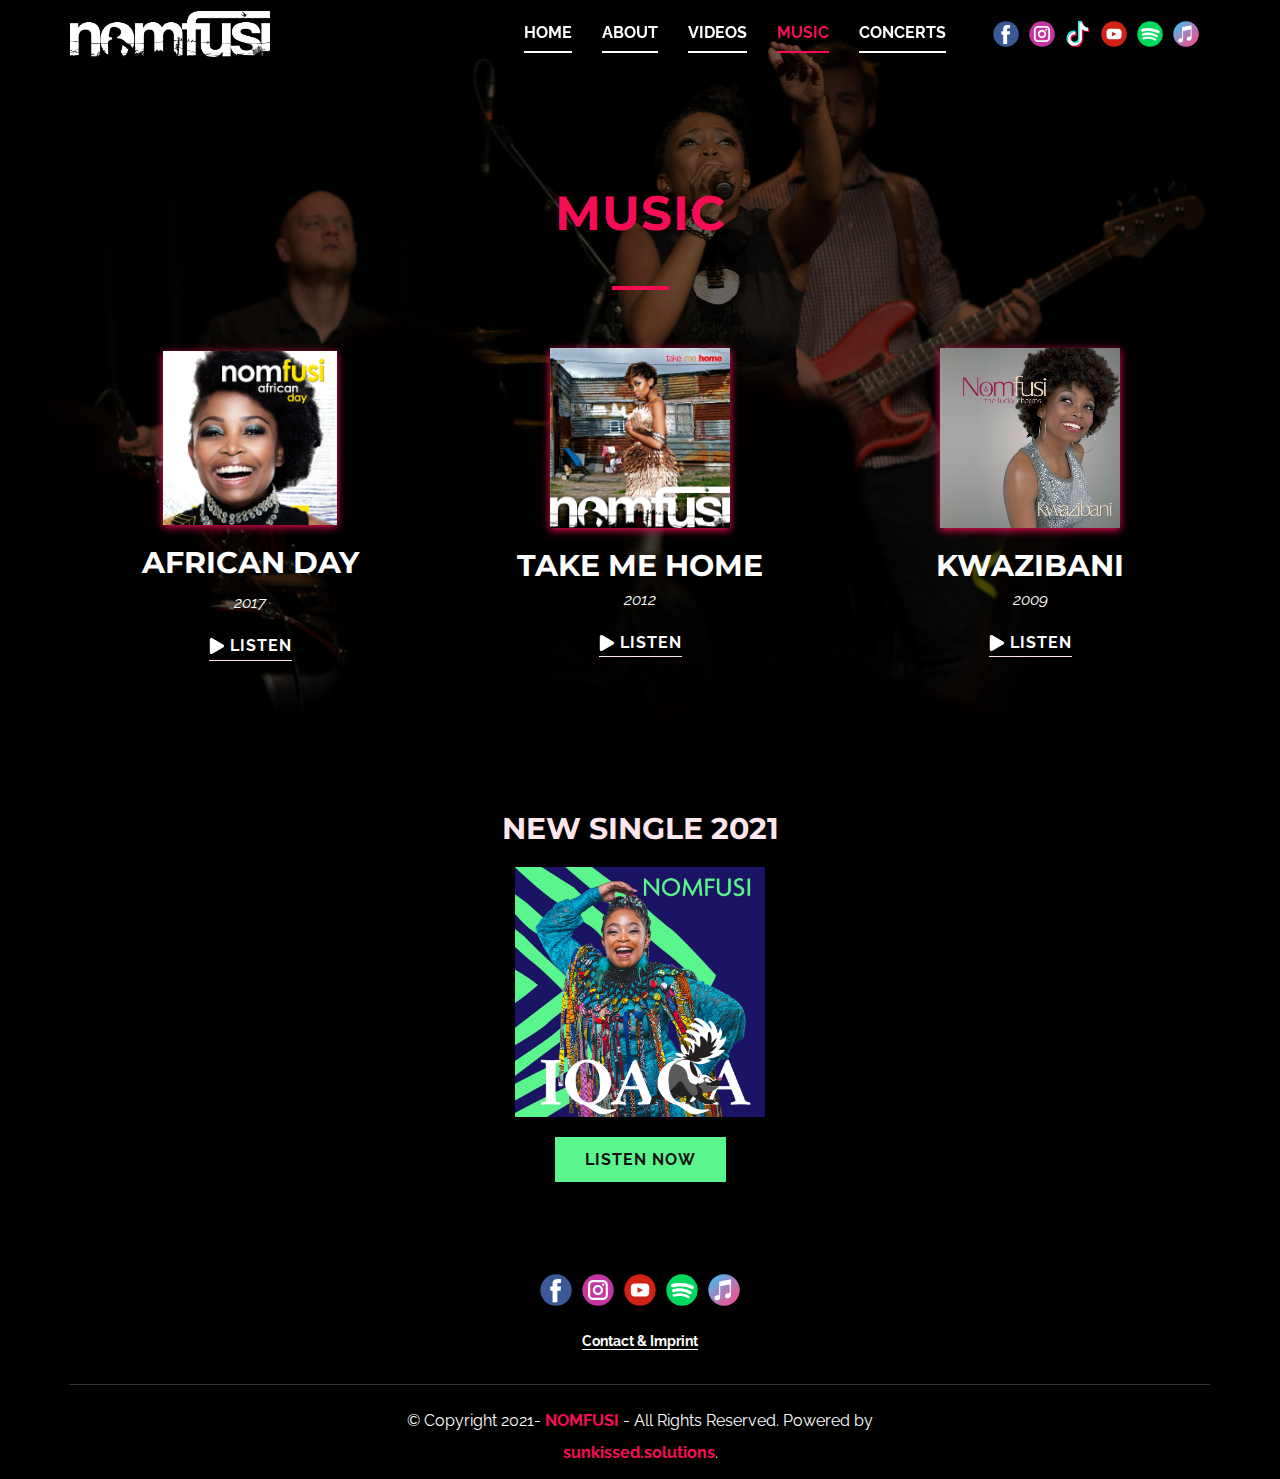
<file: Music.html>
<!DOCTYPE html>
<html style="font-size: 16px;" lang="en-ZA">
  <head>
    <meta name="viewport" content="width=device-width, initial-scale=1.0">
    <meta charset="utf-8">
    <meta name="keywords" content="singer-songwriter, south africa, nomfusi, afropop, afrosoul, afro soul singer, live performer">
    <meta name="description" content="Discover all albums by South African singer songwriter Nomfusi. From Afro-Pop to Afrosoul!">
    <meta name="page_type" content="np-template-header-footer-from-plugin">
    <title>Music</title>
    <link rel="stylesheet" href="nicepage.css" media="screen">
<link rel="stylesheet" href="Music.css" media="screen">
    <script class="u-script" type="text/javascript" src="jquery.js" defer=""></script>
    <script class="u-script" type="text/javascript" src="nicepage.js" defer=""></script>
    <link rel="icon" href="images/favicon.png">
    <link id="u-theme-google-font" rel="stylesheet" href="https://fonts.googleapis.com/css?family=Montserrat:100,100i,200,200i,300,300i,400,400i,500,500i,600,600i,700,700i,800,800i,900,900i|Raleway:100,100i,200,200i,300,300i,400,400i,500,500i,600,600i,700,700i,800,800i,900,900i">
    
    
    
    <script type="application/ld+json">{
		"@context": "http://schema.org",
		"@type": "Organization",
		"name": "Nomfusi - Official Website",
		"logo": "images/Nomfusi_logo.png",
		"sameAs": [
				"https://www.facebook.com/NomfusiSA/",
				"https://www.instagram.com/nomfusi.sa",
				"www.tiktok.com/@nomfusi_sa",
				"https://www.youtube.com/channel/UCmQuoOaihwF1tYvivdNQnTA",
				"https://open.spotify.com/artist/2pgwAcEZP1XSHx80lDYipV?si=9vnwXYxnQkitRAXL0CtLOQ",
				"https://music.apple.com/us/artist/nomfusi/361347579",
				"https://www.facebook.com/NomfusiSA/",
				"https://www.instagram.com/nomfusi.sa",
				"https://www.youtube.com/channel/UCmQuoOaihwF1tYvivdNQnTA",
				"https://open.spotify.com/artist/2pgwAcEZP1XSHx80lDYipV?si=9vnwXYxnQkitRAXL0CtLOQ",
				"https://music.apple.com/us/artist/nomfusi/361347579"
		]
}</script>
    <meta name="theme-color" content="#f60d55">
    <meta property="og:title" content="Music">
    <meta property="og:description" content="Discover all albums by South African singer songwriter Nomfusi. From Afro-Pop to Afrosoul!">
    <meta property="og:type" content="website">
  </head>
  <body class="u-black u-body u-overlap u-overlap-contrast"><header class="u-align-center-sm u-align-center-xs u-clearfix u-header u-sticky u-header" id="sec-489d"><div class="u-clearfix u-sheet u-sheet-1">
        <a href="Nomfusi-Singer-Songwriter.html" data-page-id="371817787" class="u-image u-logo u-image-1" data-image-width="2835" data-image-height="653" title="Startseite">
          <img src="images/Nomfusi_logo.png" class="u-logo-image u-logo-image-1" data-image-width="200">
        </a>
        <div class="u-social-icons u-spacing-10 u-social-icons-1">
          <a class="u-social-url" title="facebook" target="_blank" href="https://www.facebook.com/NomfusiSA/"><span class="u-icon u-icon-circle u-social-facebook u-social-icon u-icon-1"><svg class="u-svg-link" preserveAspectRatio="xMidYMin slice" viewBox="0 0 112 112" style=""><use xmlns:xlink="http://www.w3.org/1999/xlink" xlink:href="#svg-a1e6"></use></svg><svg class="u-svg-content" viewBox="0 0 112 112" x="0" y="0" id="svg-a1e6"><circle fill="currentColor" cx="56.1" cy="56.1" r="55"></circle><path fill="#FFFFFF" d="M73.5,31.6h-9.1c-1.4,0-3.6,0.8-3.6,3.9v8.5h12.6L72,58.3H60.8v40.8H43.9V58.3h-8V43.9h8v-9.2
            c0-6.7,3.1-17,17-17h12.5v13.9H73.5z"></path></svg></span>
          </a>
          <a class="u-social-url" title="instagram" target="_blank" href="https://www.instagram.com/nomfusi.sa"><span class="u-icon u-icon-circle u-social-icon u-social-instagram u-icon-2"><svg class="u-svg-link" preserveAspectRatio="xMidYMin slice" viewBox="0 0 112 112" style=""><use xmlns:xlink="http://www.w3.org/1999/xlink" xlink:href="#svg-cbb8"></use></svg><svg class="u-svg-content" viewBox="0 0 112 112" x="0" y="0" id="svg-cbb8"><circle fill="currentColor" cx="56.1" cy="56.1" r="55"></circle><path fill="#FFFFFF" d="M55.9,38.2c-9.9,0-17.9,8-17.9,17.9C38,66,46,74,55.9,74c9.9,0,17.9-8,17.9-17.9C73.8,46.2,65.8,38.2,55.9,38.2
            z M55.9,66.4c-5.7,0-10.3-4.6-10.3-10.3c-0.1-5.7,4.6-10.3,10.3-10.3c5.7,0,10.3,4.6,10.3,10.3C66.2,61.8,61.6,66.4,55.9,66.4z"></path><path fill="#FFFFFF" d="M74.3,33.5c-2.3,0-4.2,1.9-4.2,4.2s1.9,4.2,4.2,4.2s4.2-1.9,4.2-4.2S76.6,33.5,74.3,33.5z"></path><path fill="#FFFFFF" d="M73.1,21.3H38.6c-9.7,0-17.5,7.9-17.5,17.5v34.5c0,9.7,7.9,17.6,17.5,17.6h34.5c9.7,0,17.5-7.9,17.5-17.5V38.8
            C90.6,29.1,82.7,21.3,73.1,21.3z M83,73.3c0,5.5-4.5,9.9-9.9,9.9H38.6c-5.5,0-9.9-4.5-9.9-9.9V38.8c0-5.5,4.5-9.9,9.9-9.9h34.5
            c5.5,0,9.9,4.5,9.9,9.9V73.3z"></path></svg></span>
          </a>
          <a class="u-social-url" target="_blank" title="Tik Tok" href="www.tiktok.com/@nomfusi_sa"><span class="u-icon u-icon-circle u-social-custom u-social-icon u-icon-3"><svg class="u-svg-link" preserveAspectRatio="xMidYMin slice" viewBox="0 0 512 512" style=""><use xmlns:xlink="http://www.w3.org/1999/xlink" xlink:href="#svg-7f41"></use></svg><svg class="u-svg-content" viewBox="0 0 512 512" id="svg-7f41"><g><g fill="#f00044"><path d="m182.1 265.4c-40.6 0-73.4 32.8-72.8 73 .4 25.8 14.6 48.2 35.5 60.7-7.1-10.9-11.3-23.8-11.5-37.7-.6-40.2 32.2-73 72.8-73 8 0 15.7 1.3 22.9 3.6v-80.5c-7.5-1.1-15.2-1.7-22.9-1.7-.4 0-.7 0-1.1 0v59.2c-7.2-2.3-14.9-3.6-22.9-3.6z"></path><path d="m357.6 24h-.6-20.8c6 30.1 22.9 56.3 46.5 74.1-15.5-20.5-24.9-46.1-25.1-74.1z"></path><path d="m480 146.5c-7.9 0-15.5-.8-23-2.2v57.7c-27.2 0-53.6-5.3-78.4-15.9-16-6.8-30.9-15.5-44.6-26l.4 177.9c-.2 40-16 77.5-44.6 105.8-23.3 23-52.8 37.7-84.8 42.4-7.5 1.1-15.2 1.7-22.9 1.7-34.2 0-66.8-11.1-93.3-31.6 3 3.6 6.2 7.1 9.7 10.5 28.8 28.4 67 44.1 107.7 44.1 7.7 0 15.4-.6 22.9-1.7 32-4.7 61.5-19.4 84.8-42.4 28.6-28.3 44.4-65.8 44.6-105.8l-1.5-177.9c13.6 10.5 28.5 19.3 44.6 26 24.9 10.5 51.3 15.9 78.4 15.9"></path>
</g><path d="m98.2 254.1c28.5-28.3 66.4-44 106.8-44.3v-21.3c-7.5-1.1-15.2-1.7-22.9-1.7-40.8 0-79.1 15.7-107.9 44.3-28.3 28.1-44.5 66.5-44.4 106.4 0 40.2 15.9 77.9 44.6 106.4 4.6 4.5 9.3 8.7 14.3 12.5-22.6-26.9-34.9-60.5-35-95.9.1-39.9 16.2-78.3 44.5-106.4z" fill="#08fff9"></path><path d="m457 144.3v-21.4h-.2c-27.8 0-53.4-9.2-74-24.8 17.9 23.6 44.1 40.4 74.2 46.2z" fill="#08fff9"></path><path d="m202 432.2c9.5.5 18.6-.8 27-3.5 29-9.5 49.9-36.5 49.9-68.3l.1-119v-217.4h57.2c-1.5-7.5-2.3-15.1-2.4-23h-78.8v217.3l-.1 119c0 31.8-20.9 58.8-49.9 68.3-8.4 2.8-17.5 4.1-27 3.5-12.1-.7-23.4-4.3-33.2-10.1 12.3 19 33.3 31.9 57.2 33.2z" fill="#08fff9"></path><path d="m205 486.2c32-4.7 61.5-19.4 84.8-42.4 28.6-28.3 44.4-65.8 44.6-105.8l-.4-177.9c13.6 10.5 28.5 19.3 44.6 26 24.9 10.5 51.3 15.9 78.4 15.9v-57.7c-30.1-5.8-56.3-22.6-74.2-46.2-23.6-17.8-40.6-44-46.5-74.1h-57.3v217.3l-.1 119c0 31.8-20.9 58.8-49.9 68.3-8.4 2.8-17.5 4.1-27 3.5-24-1.3-44.9-14.2-57.2-33.1-20.9-12.4-35.1-34.9-35.5-60.7-.6-40.2 32.2-73 72.8-73 8 0 15.7 1.3 22.9 3.6v-59.2c-40.4.3-78.3 16-106.8 44.3-28.3 28.1-44.5 66.5-44.4 106.3 0 35.4 12.3 69 35 95.9 26.6 20.5 59.1 31.6 93.3 31.6 7.7.1 15.4-.5 22.9-1.6z"></path>
</g></svg></span>
          </a>
          <a class="u-social-url" target="_blank" title="YouTube" href="https://www.youtube.com/channel/UCmQuoOaihwF1tYvivdNQnTA"><span class="u-icon u-icon-circle u-social-icon u-social-youtube u-icon-4"><svg class="u-svg-link" preserveAspectRatio="xMidYMin slice" viewBox="0 0 112 112" style=""><use xmlns:xlink="http://www.w3.org/1999/xlink" xlink:href="#svg-241b"></use></svg><svg class="u-svg-content" viewBox="0 0 112 112" x="0" y="0" id="svg-241b"><circle fill="currentColor" cx="56.1" cy="56.1" r="55"></circle><path fill="#FFFFFF" d="M74.9,33.3H37.3c-7.4,0-13.4,6-13.4,13.4v18.8c0,7.4,6,13.4,13.4,13.4h37.6c7.4,0,13.4-6,13.4-13.4V46.7 C88.3,39.3,82.3,33.3,74.9,33.3L74.9,33.3z M65.9,57l-17.6,8.4c-0.5,0.2-1-0.1-1-0.6V47.5c0-0.5,0.6-0.9,1-0.6l17.6,8.9 C66.4,56,66.4,56.8,65.9,57L65.9,57z"></path></svg></span>
          </a>
          <a class="u-social-url" target="_blank" title="Spotify" href="https://open.spotify.com/artist/2pgwAcEZP1XSHx80lDYipV?si=9vnwXYxnQkitRAXL0CtLOQ"><span class="u-icon u-icon-circle u-social-icon u-social-spotify u-icon-5"><svg class="u-svg-link" preserveAspectRatio="xMidYMin slice" viewBox="0 0 112 112" style=""><use xmlns:xlink="http://www.w3.org/1999/xlink" xlink:href="#svg-7d25"></use></svg><svg class="u-svg-content" viewBox="0 0 112 112" x="0" y="0" id="svg-7d25"><circle fill="#00D95F" cx="56.1" cy="56.1" r="55"></circle><path fill="#FFFFFE" d="M94.5,41.9c-1.9-1.1-3.8-2.1-5.8-3c-2-0.9-4-1.7-6.1-2.4c-5.1-1.7-10.2-3-15.4-3.9
	c-5.2-0.9-10.5-1.3-15.8-1.5c-2.2-0.1-4.3-0.1-6.5,0c-2.2,0.1-4.3,0.2-6.5,0.4c-2.1,0.2-4.1,0.4-6.1,0.7c-2,0.3-4,0.7-6,1.1
	c-0.8,0.2-1.6,0.4-2.4,0.6c-0.8,0.2-1.6,0.5-2.4,0.7c-1.3,0.4-2.4,1.3-3.1,2.3c-0.7,1.1-1.1,2.4-1.1,3.7c0,1.4,0.5,2.7,1.3,3.7
	c0.8,1,1.9,1.8,3.2,2.2c0.6,0.2,1.2,0.3,1.8,0.2c0.6,0,1.2-0.1,1.8-0.2l0.6-0.2c1.4-0.4,2.8-0.7,4.2-1c2.2-0.5,4.3-0.8,6.5-1.1
	c2.2-0.3,4.4-0.4,6.6-0.6c1.9-0.1,3.9-0.1,5.8-0.1c1.9,0,3.8,0.1,5.8,0.2c1.9,0.1,3.7,0.3,5.6,0.5c1.8,0.2,3.6,0.5,5.5,0.8
	c2.6,0.5,5.2,1,7.8,1.7c2.5,0.7,5.1,1.5,7.5,2.5c1.3,0.5,2.5,1,3.6,1.6c1.2,0.6,2.4,1.2,3.5,1.9c1,0.6,2.1,0.8,3.2,0.9
	c1.1,0,2.2-0.3,3.2-0.8c0.9-0.6,1.8-1.3,2.3-2.3c0.5-0.9,0.8-2,0.8-3.1l0-0.2c0,0,0-0.2,0-0.3c0-0.3-0.1-0.6-0.1-0.9
	c-0.2-0.9-0.6-1.7-1.1-2.4C95.9,42.9,95.2,42.3,94.5,41.9z"></path><path fill="#FFFFFE" d="M73,54c-4.7-1.5-9.5-2.6-14.4-3.3c-4.9-0.7-9.8-0.9-14.7-0.7c-2.3,0.1-4.6,0.3-6.9,0.5
	c-2.3,0.3-4.5,0.7-6.8,1.2c-0.9,0.2-1.9,0.4-2.8,0.7c-0.9,0.2-1.8,0.5-2.7,0.8c-1.1,0.3-2,1-2.7,1.9c-0.7,0.9-1,2-1.1,3.1
	c0,1.1,0.3,2.2,0.9,3.1c0.6,0.9,1.5,1.6,2.5,2.1c0.6,0.3,1.3,0.4,2,0.4c0.6,0,1.3-0.1,1.9-0.3c3-0.9,6-1.5,9-1.9
	c3.2-0.5,6.5-0.7,9.7-0.7c2.5,0,4.9,0.1,7.3,0.3c2.4,0.2,4.7,0.5,7,1c3,0.6,5.9,1.3,8.8,2.2c2.9,0.9,5.7,2.1,8.4,3.5
	c0.9,0.4,1.7,0.9,2.6,1.4l0.9,0.5c1.3,0.7,2.8,0.9,4.1,0.6c1.3-0.3,2.5-1.2,3.3-2.4c0.7-1.2,1-2.7,0.6-4.2c-0.3-1.3-1.1-2.5-2.4-3.3
	l0,0c-0.2-0.1-0.5-0.3-0.6-0.4c-2.2-1.3-4.4-2.4-6.7-3.5C77.8,55.6,75.4,54.7,73,54z"></path><path fill="#FFFFFE" d="M58.7,68.6c-3.6-0.5-7.2-0.8-10.9-0.9h-0.1c-0.8,0-1.5,0.1-2.3,0.1c-1.7,0.1-3.5,0.2-5.1,0.3
	c-2.2,0.2-4.4,0.5-6.6,0.8c-2.2,0.4-4.4,0.8-6.5,1.3c-0.2,0-0.3,0.1-0.6,0.1h0c-0.2,0.1-0.4,0.1-0.6,0.2c-1,0.4-1.8,1.1-2.3,2.1
	c-0.5,0.9-0.7,2-0.5,3.1c0.2,1.1,0.8,2,1.6,2.6c0.8,0.6,1.8,1,2.9,1c0.3,0,0.7,0,1-0.1c0.3,0,0.6-0.1,0.9-0.2c2.6-0.6,5.2-1,7.8-1.4
	c2.6-0.4,5.2-0.6,7.9-0.7c2-0.1,4.1-0.1,6.1,0c2,0.1,4,0.3,6,0.6c3.3,0.5,6.4,1.3,9.5,2.3c3.1,1.1,6,2.4,8.8,4.1l0,0l0.1,0.1
	c0.3,0.2,0.6,0.3,0.9,0.5c1.1,0.5,2.2,0.5,3.2,0.2c1-0.3,1.9-1,2.5-2c0.6-1,0.8-2.2,0.6-3.2c-0.2-1.1-0.8-2.1-1.7-2.8
	c-0.3-0.2-0.6-0.4-0.9-0.6l-0.1-0.1l0,0c-1.7-1-3.5-2-5.4-2.8c-1.8-0.8-3.7-1.6-5.7-2.2C65.8,70,62.3,69.2,58.7,68.6z"></path></svg></span>
          </a>
          <a class="u-social-url" target="_blank" title="iTunes" href="https://music.apple.com/us/artist/nomfusi/361347579"><span class="u-icon u-icon-circle u-social-icon u-social-itunes u-icon-6"><svg class="u-svg-link" preserveAspectRatio="xMidYMin slice" viewBox="0 0 112 112" style=""><use xmlns:xlink="http://www.w3.org/1999/xlink" xlink:href="#svg-8e3b"></use></svg><svg class="u-svg-content" viewBox="0 0 112 112" x="0" y="0" id="svg-8e3b"><linearGradient id="SVGID_1_" gradientUnits="userSpaceOnUse" x1="8.6655" y1="8.6655" x2="103.5131" y2="103.5131"><stop offset="7.631029e-002" style="stop-color:#49B9EE"></stop><stop offset="0.2206" style="stop-color:#6BA4DC"></stop><stop offset="0.4859" style="stop-color:#A482BD"></stop><stop offset="0.7137" style="stop-color:#CD68A6"></stop><stop offset="0.8924" style="stop-color:#E75998"></stop><stop offset="1" style="stop-color:#F05393"></stop>
</linearGradient><path fill="url(#SVGID_1_)" d="M56.1,1.1c30.4,0,55,24.6,55,55s-24.6,55-55,55s-55-24.6-55-55S25.7,1.1,56.1,1.1z"></path><path fill="#FFFFFF" d="M73,83.7c3.4-1,5.8-3.5,6.8-7l0.3-1l0-27.6c0-20.7,0-27.7-0.1-28.1c-0.1-0.4-0.3-0.8-0.6-1
	c-0.4-0.2-0.8-0.3-1.3-0.3c-0.3,0-1.5,0.2-2.6,0.4c-4.9,0.9-33.5,6.7-33.9,6.9c-0.8,0.3-1.5,1-1.9,1.7l-0.3,0.6
	c0,0-0.1,43.3-0.4,43.8c-0.3,0.7-1.1,1.4-1.8,1.7c-0.3,0.1-1.6,0.4-2.8,0.7c-5.7,1.2-7.9,2-9.7,3.8c-1,1-1.8,2.4-2.1,3.9
	c-0.3,1.4-0.2,3.5,0.2,4.8c0.5,1.3,1.2,2.5,2.2,3.4c0.9,0.7,2,1.2,3.1,1.5c2.6,0.7,7.5-0.1,10.1-1.6c1.1-0.6,2.4-1.9,3.1-3
	c0.3-0.4,0.7-1.3,0.9-1.9c0.8-2.2,0.8-40.9,0.9-41.4c0.2-0.8,0.7-1.4,1.5-1.6c0.7-0.2,28.2-5.8,29-5.9c0.7-0.1,1.3,0.1,1.7,0.6
	c0.2,0.1,0.4,0.3,0.5,0.5c0.2,0.3,0.2,1,0.3,13.3c0,14.1,0.1,13.8-0.7,14.7c-0.5,0.6-1.2,0.9-4,1.5c-4.3,0.9-5.7,1.3-7.3,2.1
	c-2,1-3.2,2.1-4,4c-0.6,1.3-0.8,2.3-0.8,3.6c0,2.3,0.8,4.2,2.6,5.9c0.2,0.2,0.3,0.3,0.5,0.5c0.9,0.7,1.8,1.1,2.9,1.4
	C67,84.7,70.5,84.5,73,83.7z"></path></svg></span>
          </a>
        </div>
        <nav class="u-align-left u-menu u-menu-dropdown u-offcanvas u-menu-1">
          <div class="menu-collapse" style="font-size: 1rem; letter-spacing: 0px; font-weight: 700; text-transform: uppercase;">
            <a class="u-button-style u-custom-active-border-color u-custom-border u-custom-border-color u-custom-borders u-custom-hover-border-color u-custom-padding-bottom u-custom-text-active-color u-custom-text-color u-custom-text-hover-color u-custom-text-shadow u-custom-top-bottom-menu-spacing u-nav-link u-text-white" href="#" style="padding: 1px 0px; font-size: calc(1em + 2px);">
              <svg class="u-svg-link" preserveAspectRatio="xMidYMin slice" viewBox="0 0 302 302" style=""><use xmlns:xlink="http://www.w3.org/1999/xlink" xlink:href="#svg-8a8f"></use></svg>
              <svg xmlns="http://www.w3.org/2000/svg" xmlns:xlink="http://www.w3.org/1999/xlink" version="1.1" id="svg-8a8f" x="0px" y="0px" viewBox="0 0 302 302" style="enable-background:new 0 0 302 302;" xml:space="preserve" class="u-svg-content"><g><rect y="36" width="302" height="30"></rect><rect y="236" width="302" height="30"></rect><rect y="136" width="302" height="30"></rect>
</g><g></g><g></g><g></g><g></g><g></g><g></g><g></g><g></g><g></g><g></g><g></g><g></g><g></g><g></g><g></g></svg>
            </a>
          </div>
          <div class="u-custom-menu u-nav-container">
            <ul class="u-nav u-spacing-30 u-unstyled u-nav-1"><li class="u-nav-item"><a class="u-border-2 u-border-active-palette-1-base u-border-hover-palette-1-base u-border-no-left u-border-no-right u-border-no-top u-border-white u-button-style u-nav-link u-text-active-palette-1-base u-text-hover-palette-1-base" href="Nomfusi-Singer-Songwriter.html" style="padding: 10px 0px;">Home</a>
</li><li class="u-nav-item"><a class="u-border-2 u-border-active-palette-1-base u-border-hover-palette-1-base u-border-no-left u-border-no-right u-border-no-top u-border-white u-button-style u-nav-link u-text-active-palette-1-base u-text-hover-palette-1-base" href="About.html" style="padding: 10px 0px;">About</a>
</li><li class="u-nav-item"><a class="u-border-2 u-border-active-palette-1-base u-border-hover-palette-1-base u-border-no-left u-border-no-right u-border-no-top u-border-white u-button-style u-nav-link u-text-active-palette-1-base u-text-hover-palette-1-base" href="Videos.html" style="padding: 10px 0px;">Videos</a>
</li><li class="u-nav-item"><a class="u-border-2 u-border-active-palette-1-base u-border-hover-palette-1-base u-border-no-left u-border-no-right u-border-no-top u-border-white u-button-style u-nav-link u-text-active-palette-1-base u-text-hover-palette-1-base" href="Music.html" style="padding: 10px 0px;">Music</a>
</li><li class="u-nav-item"><a class="u-border-2 u-border-active-palette-1-base u-border-hover-palette-1-base u-border-no-left u-border-no-right u-border-no-top u-border-white u-button-style u-nav-link u-text-active-palette-1-base u-text-hover-palette-1-base" href="Live.html" style="padding: 10px 0px;">Concerts</a>
</li></ul>
          </div>
          <div class="u-custom-menu u-nav-container-collapse">
            <div class="u-align-center u-black u-container-style u-inner-container-layout u-opacity u-opacity-95 u-sidenav">
              <div class="u-sidenav-overflow">
                <div class="u-menu-close u-menu-close-1"></div>
                <ul class="u-align-center u-nav u-popupmenu-items u-unstyled u-nav-2"><li class="u-nav-item"><a class="u-button-style u-nav-link" href="Nomfusi-Singer-Songwriter.html" style="padding: 10px 0px;">Home</a>
</li><li class="u-nav-item"><a class="u-button-style u-nav-link" href="About.html" style="padding: 10px 0px;">About</a>
</li><li class="u-nav-item"><a class="u-button-style u-nav-link" href="Videos.html" style="padding: 10px 0px;">Videos</a>
</li><li class="u-nav-item"><a class="u-button-style u-nav-link" href="Music.html" style="padding: 10px 0px;">Music</a>
</li><li class="u-nav-item"><a class="u-button-style u-nav-link" href="Live.html" style="padding: 10px 0px;">Concerts</a>
</li></ul>
              </div>
            </div>
            <div class="u-black u-menu-overlay u-opacity u-opacity-70"></div>
          </div>
        </nav>
      </div></header> 
    <section class="u-align-center u-clearfix u-image u-shading u-section-1" src="" id="sec-4266" data-image-width="1920" data-image-height="1281">
      <div class="u-clearfix u-sheet u-sheet-1">
        <h2 class="u-text u-text-palette-1-base u-text-1">MUSIC</h2>
        <div class="u-border-4 u-border-palette-1-base u-line u-line-horizontal u-line-1"></div>
        <div class="u-clearfix u-expanded-width u-gutter-30 u-layout-wrap u-layout-wrap-1">
          <div class="u-gutter-0 u-layout">
            <div class="u-layout-row">
              <div class="u-align-center u-container-style u-layout-cell u-left-cell u-shape-rectangle u-size-20 u-size-20-md u-layout-cell-1">
                <div class="u-container-layout u-valign-middle-lg u-valign-middle-xl u-container-layout-1">
                  <img class="u-align-center u-image u-image-default u-preserve-proportions u-image-1" src="images/african-day-nomfusi1.jpg" alt="" data-image-width="756" data-image-height="756" data-animation-name="zoomIn" data-animation-duration="1000" data-animation-delay="0" data-animation-direction="">
                  <h3 class="u-text u-text-body-alt-color u-text-2">AFRICAN DAY</h3>
                  <p class="u-text u-text-3">2017</p>
                  <a href="https://li.sten.to/nomfusi-african-day" class="u-border-1 u-border-active-palette-2-base u-border-hover-palette-1-base u-btn u-button-style u-none u-text-body-alt-color u-btn-1" target="_blank"><span class="u-icon u-icon-1"><svg class="u-svg-content" viewBox="0 0 163.861 163.861" x="0px" y="0px" style="width: 1em; height: 1em;"><g><path d="M34.857,3.613C20.084-4.861,8.107,2.081,8.107,19.106v125.637c0,17.042,11.977,23.975,26.75,15.509L144.67,97.275   c14.778-8.477,14.778-22.211,0-30.686L34.857,3.613z"></path>
</g></svg><img></span>&nbsp;Listen
                  </a>
                </div>
              </div>
              <div class="u-container-style u-layout-cell u-shape-rectangle u-size-20 u-size-20-md u-layout-cell-2">
                <div class="u-container-layout">
                  <img class="u-image u-image-default u-preserve-proportions u-image-2" src="images/take-me-home-nomfusi.jpg" alt="" data-image-width="800" data-image-height="800" data-animation-name="zoomIn" data-animation-duration="1000" data-animation-delay="0" data-animation-direction="">
                  <h3 class="u-align-center u-text u-text-body-alt-color u-text-4">TAK​E ME HOME</h3>
                  <p class="u-align-center u-text u-text-5">2012</p>
                  <a href="https://li.sten.to/nomfusi-take-me-home" class="u-border-1 u-border-active-palette-2-base u-border-hover-palette-1-base u-btn u-button-style u-none u-text-body-alt-color u-btn-2" target="_blank"><span class="u-icon u-icon-2"><svg class="u-svg-content" viewBox="0 0 163.861 163.861" x="0px" y="0px" style="width: 1em; height: 1em;"><g><path d="M34.857,3.613C20.084-4.861,8.107,2.081,8.107,19.106v125.637c0,17.042,11.977,23.975,26.75,15.509L144.67,97.275   c14.778-8.477,14.778-22.211,0-30.686L34.857,3.613z"></path>
</g></svg><img></span>&nbsp;Listen
                  </a>
                </div>
              </div>
              <div class="u-container-style u-layout-cell u-right-cell u-shape-rectangle u-size-20 u-size-20-md u-layout-cell-3">
                <div class="u-container-layout">
                  <img class="u-image u-image-default u-preserve-proportions u-image-3" alt="" data-image-width="709" data-image-height="709" src="images/Kwazibani-nomfusi1.jpg" data-animation-name="zoomIn" data-animation-duration="1000" data-animation-delay="0" data-animation-direction="">
                  <h3 class="u-align-center u-text u-text-body-alt-color u-text-6">KW​AZIBANI</h3>
                  <p class="u-align-center u-text u-text-7">2009</p>
                  <a href="https://li.sten.to/nomfusi-kwazibani" class="u-border-1 u-border-active-palette-2-base u-border-hover-palette-1-base u-btn u-button-style u-none u-text-body-alt-color u-btn-3" target="_blank"><span class="u-icon u-icon-3"><svg class="u-svg-content" viewBox="0 0 163.861 163.861" x="0px" y="0px" style="width: 1em; height: 1em;"><g><path d="M34.857,3.613C20.084-4.861,8.107,2.081,8.107,19.106v125.637c0,17.042,11.977,23.975,26.75,15.509L144.67,97.275   c14.778-8.477,14.778-22.211,0-30.686L34.857,3.613z"></path>
</g></svg><img></span>&nbsp;Listen
                  </a>
                </div>
              </div>
            </div>
          </div>
        </div>
      </div>
    </section>
    <section class="u-align-left u-clearfix u-section-2" id="sec-c6c2">
      <div class="u-clearfix u-sheet u-valign-middle-lg u-valign-middle-md u-valign-middle-xl u-sheet-1">
        <div class="u-align-center u-container-style u-expanded-width-sm u-expanded-width-xs u-group u-group-1">
          <div class="u-container-layout u-container-layout-1">
            <h3 class="u-text u-text-1">NEW SINGLE 2021</h3>
            <img alt="" class="u-image u-image-default u-image-1" data-image-width="3000" data-image-height="3000" src="images/Nomfusi-Iqaqa-Single-Cover1.jpg" data-href="https://orcd.co/iqaqa-trendmix" data-target="_blank" data-animation-name="zoomIn" data-animation-duration="1000" data-animation-delay="0" data-animation-direction="">
            <a href="https://orcd.co/iqaqa-trendmix" class="u-border-none u-btn u-button-style u-custom-color-3 u-hover-palette-1-dark-1 u-btn-1" target="_blank">LISTEN NOW</a>
          </div>
        </div>
      </div>
    </section>
    
    
    <footer class="u-align-center u-black u-clearfix u-footer" id="sec-6942"><div class="u-clearfix u-sheet u-sheet-1">
        <div class="u-container-style u-group u-similar-fill u-group-1">
          <div class="u-container-layout u-container-layout-1">
            <div class="u-social-icons u-spacing-10 u-social-icons-1">
              <a class="u-social-url" title="facebook" target="_blank" href="https://www.facebook.com/NomfusiSA/"><span class="u-icon u-icon-circle u-social-facebook u-social-icon u-icon-1"><svg class="u-svg-link" preserveAspectRatio="xMidYMin slice" viewBox="0 0 112 112" style=""><use xmlns:xlink="http://www.w3.org/1999/xlink" xlink:href="#svg-a1c1"></use></svg><svg class="u-svg-content" viewBox="0 0 112 112" x="0" y="0" id="svg-a1c1"><circle fill="currentColor" cx="56.1" cy="56.1" r="55"></circle><path fill="#FFFFFF" d="M73.5,31.6h-9.1c-1.4,0-3.6,0.8-3.6,3.9v8.5h12.6L72,58.3H60.8v40.8H43.9V58.3h-8V43.9h8v-9.2
            c0-6.7,3.1-17,17-17h12.5v13.9H73.5z"></path></svg></span>
              </a>
              <a class="u-social-url" title="instagram" target="_blank" href="https://www.instagram.com/nomfusi.sa"><span class="u-icon u-icon-circle u-social-icon u-social-instagram u-icon-2"><svg class="u-svg-link" preserveAspectRatio="xMidYMin slice" viewBox="0 0 112 112" style=""><use xmlns:xlink="http://www.w3.org/1999/xlink" xlink:href="#svg-36b6"></use></svg><svg class="u-svg-content" viewBox="0 0 112 112" x="0" y="0" id="svg-36b6"><circle fill="currentColor" cx="56.1" cy="56.1" r="55"></circle><path fill="#FFFFFF" d="M55.9,38.2c-9.9,0-17.9,8-17.9,17.9C38,66,46,74,55.9,74c9.9,0,17.9-8,17.9-17.9C73.8,46.2,65.8,38.2,55.9,38.2
            z M55.9,66.4c-5.7,0-10.3-4.6-10.3-10.3c-0.1-5.7,4.6-10.3,10.3-10.3c5.7,0,10.3,4.6,10.3,10.3C66.2,61.8,61.6,66.4,55.9,66.4z"></path><path fill="#FFFFFF" d="M74.3,33.5c-2.3,0-4.2,1.9-4.2,4.2s1.9,4.2,4.2,4.2s4.2-1.9,4.2-4.2S76.6,33.5,74.3,33.5z"></path><path fill="#FFFFFF" d="M73.1,21.3H38.6c-9.7,0-17.5,7.9-17.5,17.5v34.5c0,9.7,7.9,17.6,17.5,17.6h34.5c9.7,0,17.5-7.9,17.5-17.5V38.8
            C90.6,29.1,82.7,21.3,73.1,21.3z M83,73.3c0,5.5-4.5,9.9-9.9,9.9H38.6c-5.5,0-9.9-4.5-9.9-9.9V38.8c0-5.5,4.5-9.9,9.9-9.9h34.5
            c5.5,0,9.9,4.5,9.9,9.9V73.3z"></path></svg></span>
              </a>
              <a class="u-social-url" target="_blank" title="YouTube" href="https://www.youtube.com/channel/UCmQuoOaihwF1tYvivdNQnTA"><span class="u-icon u-icon-circle u-social-icon u-social-youtube u-icon-3"><svg class="u-svg-link" preserveAspectRatio="xMidYMin slice" viewBox="0 0 112 112" style=""><use xmlns:xlink="http://www.w3.org/1999/xlink" xlink:href="#svg-7393"></use></svg><svg class="u-svg-content" viewBox="0 0 112 112" x="0" y="0" id="svg-7393"><circle fill="currentColor" cx="56.1" cy="56.1" r="55"></circle><path fill="#FFFFFF" d="M74.9,33.3H37.3c-7.4,0-13.4,6-13.4,13.4v18.8c0,7.4,6,13.4,13.4,13.4h37.6c7.4,0,13.4-6,13.4-13.4V46.7 C88.3,39.3,82.3,33.3,74.9,33.3L74.9,33.3z M65.9,57l-17.6,8.4c-0.5,0.2-1-0.1-1-0.6V47.5c0-0.5,0.6-0.9,1-0.6l17.6,8.9 C66.4,56,66.4,56.8,65.9,57L65.9,57z"></path></svg></span>
              </a>
              <a class="u-social-url" target="_blank" title="Spotify" href="https://open.spotify.com/artist/2pgwAcEZP1XSHx80lDYipV?si=9vnwXYxnQkitRAXL0CtLOQ"><span class="u-icon u-icon-circle u-social-icon u-social-spotify u-icon-4"><svg class="u-svg-link" preserveAspectRatio="xMidYMin slice" viewBox="0 0 112 112" style=""><use xmlns:xlink="http://www.w3.org/1999/xlink" xlink:href="#svg-ce60"></use></svg><svg class="u-svg-content" viewBox="0 0 112 112" x="0" y="0" id="svg-ce60"><circle fill="#00D95F" cx="56.1" cy="56.1" r="55"></circle><path fill="#FFFFFE" d="M94.5,41.9c-1.9-1.1-3.8-2.1-5.8-3c-2-0.9-4-1.7-6.1-2.4c-5.1-1.7-10.2-3-15.4-3.9
	c-5.2-0.9-10.5-1.3-15.8-1.5c-2.2-0.1-4.3-0.1-6.5,0c-2.2,0.1-4.3,0.2-6.5,0.4c-2.1,0.2-4.1,0.4-6.1,0.7c-2,0.3-4,0.7-6,1.1
	c-0.8,0.2-1.6,0.4-2.4,0.6c-0.8,0.2-1.6,0.5-2.4,0.7c-1.3,0.4-2.4,1.3-3.1,2.3c-0.7,1.1-1.1,2.4-1.1,3.7c0,1.4,0.5,2.7,1.3,3.7
	c0.8,1,1.9,1.8,3.2,2.2c0.6,0.2,1.2,0.3,1.8,0.2c0.6,0,1.2-0.1,1.8-0.2l0.6-0.2c1.4-0.4,2.8-0.7,4.2-1c2.2-0.5,4.3-0.8,6.5-1.1
	c2.2-0.3,4.4-0.4,6.6-0.6c1.9-0.1,3.9-0.1,5.8-0.1c1.9,0,3.8,0.1,5.8,0.2c1.9,0.1,3.7,0.3,5.6,0.5c1.8,0.2,3.6,0.5,5.5,0.8
	c2.6,0.5,5.2,1,7.8,1.7c2.5,0.7,5.1,1.5,7.5,2.5c1.3,0.5,2.5,1,3.6,1.6c1.2,0.6,2.4,1.2,3.5,1.9c1,0.6,2.1,0.8,3.2,0.9
	c1.1,0,2.2-0.3,3.2-0.8c0.9-0.6,1.8-1.3,2.3-2.3c0.5-0.9,0.8-2,0.8-3.1l0-0.2c0,0,0-0.2,0-0.3c0-0.3-0.1-0.6-0.1-0.9
	c-0.2-0.9-0.6-1.7-1.1-2.4C95.9,42.9,95.2,42.3,94.5,41.9z"></path><path fill="#FFFFFE" d="M73,54c-4.7-1.5-9.5-2.6-14.4-3.3c-4.9-0.7-9.8-0.9-14.7-0.7c-2.3,0.1-4.6,0.3-6.9,0.5
	c-2.3,0.3-4.5,0.7-6.8,1.2c-0.9,0.2-1.9,0.4-2.8,0.7c-0.9,0.2-1.8,0.5-2.7,0.8c-1.1,0.3-2,1-2.7,1.9c-0.7,0.9-1,2-1.1,3.1
	c0,1.1,0.3,2.2,0.9,3.1c0.6,0.9,1.5,1.6,2.5,2.1c0.6,0.3,1.3,0.4,2,0.4c0.6,0,1.3-0.1,1.9-0.3c3-0.9,6-1.5,9-1.9
	c3.2-0.5,6.5-0.7,9.7-0.7c2.5,0,4.9,0.1,7.3,0.3c2.4,0.2,4.7,0.5,7,1c3,0.6,5.9,1.3,8.8,2.2c2.9,0.9,5.7,2.1,8.4,3.5
	c0.9,0.4,1.7,0.9,2.6,1.4l0.9,0.5c1.3,0.7,2.8,0.9,4.1,0.6c1.3-0.3,2.5-1.2,3.3-2.4c0.7-1.2,1-2.7,0.6-4.2c-0.3-1.3-1.1-2.5-2.4-3.3
	l0,0c-0.2-0.1-0.5-0.3-0.6-0.4c-2.2-1.3-4.4-2.4-6.7-3.5C77.8,55.6,75.4,54.7,73,54z"></path><path fill="#FFFFFE" d="M58.7,68.6c-3.6-0.5-7.2-0.8-10.9-0.9h-0.1c-0.8,0-1.5,0.1-2.3,0.1c-1.7,0.1-3.5,0.2-5.1,0.3
	c-2.2,0.2-4.4,0.5-6.6,0.8c-2.2,0.4-4.4,0.8-6.5,1.3c-0.2,0-0.3,0.1-0.6,0.1h0c-0.2,0.1-0.4,0.1-0.6,0.2c-1,0.4-1.8,1.1-2.3,2.1
	c-0.5,0.9-0.7,2-0.5,3.1c0.2,1.1,0.8,2,1.6,2.6c0.8,0.6,1.8,1,2.9,1c0.3,0,0.7,0,1-0.1c0.3,0,0.6-0.1,0.9-0.2c2.6-0.6,5.2-1,7.8-1.4
	c2.6-0.4,5.2-0.6,7.9-0.7c2-0.1,4.1-0.1,6.1,0c2,0.1,4,0.3,6,0.6c3.3,0.5,6.4,1.3,9.5,2.3c3.1,1.1,6,2.4,8.8,4.1l0,0l0.1,0.1
	c0.3,0.2,0.6,0.3,0.9,0.5c1.1,0.5,2.2,0.5,3.2,0.2c1-0.3,1.9-1,2.5-2c0.6-1,0.8-2.2,0.6-3.2c-0.2-1.1-0.8-2.1-1.7-2.8
	c-0.3-0.2-0.6-0.4-0.9-0.6l-0.1-0.1l0,0c-1.7-1-3.5-2-5.4-2.8c-1.8-0.8-3.7-1.6-5.7-2.2C65.8,70,62.3,69.2,58.7,68.6z"></path></svg></span>
              </a>
              <a class="u-social-url" target="_blank" title="iTunes" href="https://music.apple.com/us/artist/nomfusi/361347579"><span class="u-icon u-icon-circle u-social-icon u-social-itunes u-icon-5"><svg class="u-svg-link" preserveAspectRatio="xMidYMin slice" viewBox="0 0 112 112" style=""><use xmlns:xlink="http://www.w3.org/1999/xlink" xlink:href="#svg-24f6"></use></svg><svg class="u-svg-content" viewBox="0 0 112 112" x="0" y="0" id="svg-24f6"><linearGradient id="SVGID_1_" gradientUnits="userSpaceOnUse" x1="8.6655" y1="8.6655" x2="103.5131" y2="103.5131"><stop offset="7.631029e-002" style="stop-color:#49B9EE"></stop><stop offset="0.2206" style="stop-color:#6BA4DC"></stop><stop offset="0.4859" style="stop-color:#A482BD"></stop><stop offset="0.7137" style="stop-color:#CD68A6"></stop><stop offset="0.8924" style="stop-color:#E75998"></stop><stop offset="1" style="stop-color:#F05393"></stop>
</linearGradient><path fill="url(#SVGID_1_)" d="M56.1,1.1c30.4,0,55,24.6,55,55s-24.6,55-55,55s-55-24.6-55-55S25.7,1.1,56.1,1.1z"></path><path fill="#FFFFFF" d="M73,83.7c3.4-1,5.8-3.5,6.8-7l0.3-1l0-27.6c0-20.7,0-27.7-0.1-28.1c-0.1-0.4-0.3-0.8-0.6-1
	c-0.4-0.2-0.8-0.3-1.3-0.3c-0.3,0-1.5,0.2-2.6,0.4c-4.9,0.9-33.5,6.7-33.9,6.9c-0.8,0.3-1.5,1-1.9,1.7l-0.3,0.6
	c0,0-0.1,43.3-0.4,43.8c-0.3,0.7-1.1,1.4-1.8,1.7c-0.3,0.1-1.6,0.4-2.8,0.7c-5.7,1.2-7.9,2-9.7,3.8c-1,1-1.8,2.4-2.1,3.9
	c-0.3,1.4-0.2,3.5,0.2,4.8c0.5,1.3,1.2,2.5,2.2,3.4c0.9,0.7,2,1.2,3.1,1.5c2.6,0.7,7.5-0.1,10.1-1.6c1.1-0.6,2.4-1.9,3.1-3
	c0.3-0.4,0.7-1.3,0.9-1.9c0.8-2.2,0.8-40.9,0.9-41.4c0.2-0.8,0.7-1.4,1.5-1.6c0.7-0.2,28.2-5.8,29-5.9c0.7-0.1,1.3,0.1,1.7,0.6
	c0.2,0.1,0.4,0.3,0.5,0.5c0.2,0.3,0.2,1,0.3,13.3c0,14.1,0.1,13.8-0.7,14.7c-0.5,0.6-1.2,0.9-4,1.5c-4.3,0.9-5.7,1.3-7.3,2.1
	c-2,1-3.2,2.1-4,4c-0.6,1.3-0.8,2.3-0.8,3.6c0,2.3,0.8,4.2,2.6,5.9c0.2,0.2,0.3,0.3,0.5,0.5c0.9,0.7,1.8,1.1,2.9,1.4
	C67,84.7,70.5,84.5,73,83.7z"></path></svg></span>
              </a>
            </div>
          </div>
        </div>
        <p class="u-align-center u-small-text u-text u-text-variant u-text-1">
          <a href="Contact.html" data-page-id="29898160" class="u-border-1 u-border-active-palette-2-base u-border-hover-palette-1-base u-border-white u-btn u-button-link u-button-style u-none u-text-hover-palette-1-base u-text-white u-btn-1">Contact &amp; Imprint</a>
        </p>
        <div class="u-border-1 u-border-grey-80 u-line u-line-horizontal u-line-1"></div>
        <p class="u-text u-text-2">© Copyright 2021- <a href="997821" class="u-active-none u-border-none u-btn u-button-link u-button-style u-hover-none u-none u-text-palette-1-base u-btn-2">NOMFUSI </a>- All Rights Reserved. Powered by <a href="https://sunkissed.solutions" class="u-active-none u-border-none u-btn u-button-link u-button-style u-hover-none u-none u-text-palette-1-base u-btn-3" target="_blank">sunkissed.solutions</a>.
        </p>
      </div></footer>
  </body>
</html>
</file>
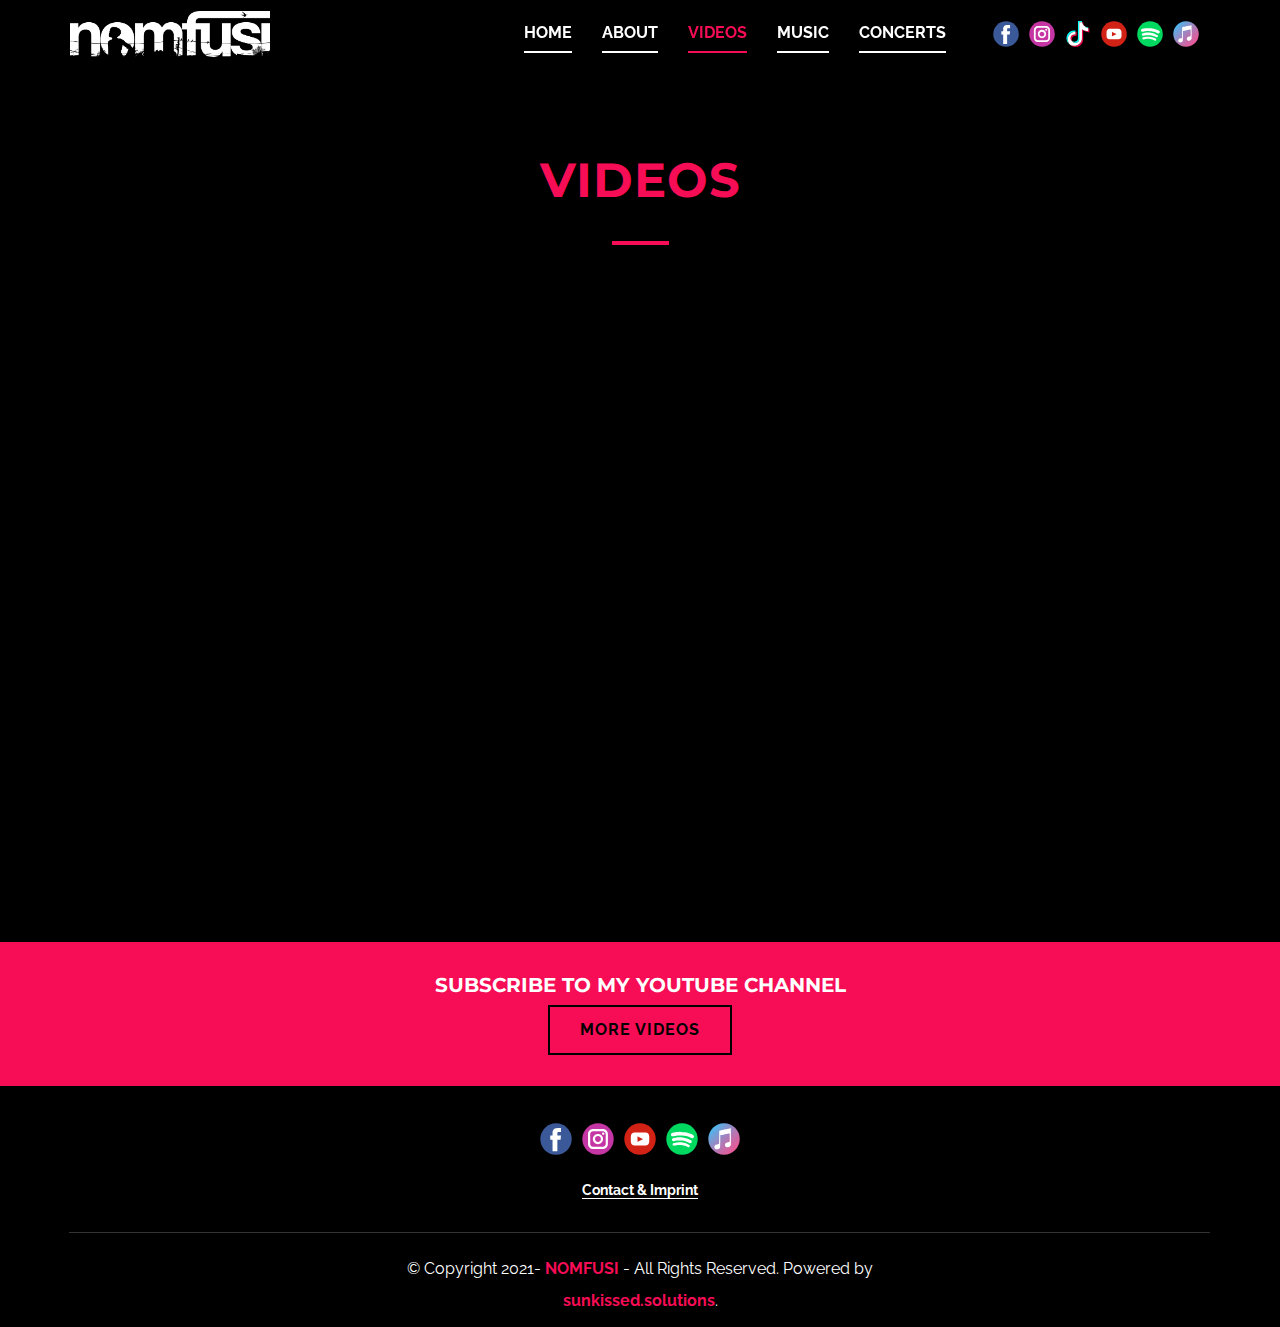
<file: Videos.html>
<!DOCTYPE html>
<html style="font-size: 16px;" lang="en-ZA">
  <head>
    <meta name="viewport" content="width=device-width, initial-scale=1.0">
    <meta charset="utf-8">
    <meta name="keywords" content="singer-songwriter, south africa, nomfusi, afropop, afrosoul, afro soul singer, live performer">
    <meta name="description" content="Watch videos from South African singer song writer Nomfusi.">
    <meta name="page_type" content="np-template-header-footer-from-plugin">
    <title>Videos</title>
    <link rel="stylesheet" href="nicepage.css" media="screen">
<link rel="stylesheet" href="Videos.css" media="screen">
    <script class="u-script" type="text/javascript" src="jquery.js" defer=""></script>
    <script class="u-script" type="text/javascript" src="nicepage.js" defer=""></script>
    <link rel="icon" href="images/favicon.png">
    <link id="u-theme-google-font" rel="stylesheet" href="https://fonts.googleapis.com/css?family=Montserrat:100,100i,200,200i,300,300i,400,400i,500,500i,600,600i,700,700i,800,800i,900,900i|Raleway:100,100i,200,200i,300,300i,400,400i,500,500i,600,600i,700,700i,800,800i,900,900i">
    
    
    
    <script type="application/ld+json">{
		"@context": "http://schema.org",
		"@type": "Organization",
		"name": "Nomfusi - Official Website",
		"logo": "images/Nomfusi_logo.png",
		"sameAs": [
				"https://www.facebook.com/NomfusiSA/",
				"https://www.instagram.com/nomfusi.sa",
				"www.tiktok.com/@nomfusi_sa",
				"https://www.youtube.com/channel/UCmQuoOaihwF1tYvivdNQnTA",
				"https://open.spotify.com/artist/2pgwAcEZP1XSHx80lDYipV?si=9vnwXYxnQkitRAXL0CtLOQ",
				"https://music.apple.com/us/artist/nomfusi/361347579",
				"https://www.facebook.com/NomfusiSA/",
				"https://www.instagram.com/nomfusi.sa",
				"https://www.youtube.com/channel/UCmQuoOaihwF1tYvivdNQnTA",
				"https://open.spotify.com/artist/2pgwAcEZP1XSHx80lDYipV?si=9vnwXYxnQkitRAXL0CtLOQ",
				"https://music.apple.com/us/artist/nomfusi/361347579"
		]
}</script>
    <meta name="theme-color" content="#f60d55">
    <meta property="og:title" content="Videos">
    <meta property="og:description" content="Watch videos from South African singer song writer Nomfusi.">
    <meta property="og:type" content="website">
  </head>
  <body class="u-black u-body u-overlap u-overlap-contrast"><header class="u-align-center-sm u-align-center-xs u-clearfix u-header u-sticky u-header" id="sec-489d"><div class="u-clearfix u-sheet u-sheet-1">
        <a href="Nomfusi-Singer-Songwriter.html" data-page-id="371817787" class="u-image u-logo u-image-1" data-image-width="2835" data-image-height="653" title="Startseite">
          <img src="images/Nomfusi_logo.png" class="u-logo-image u-logo-image-1" data-image-width="200">
        </a>
        <div class="u-social-icons u-spacing-10 u-social-icons-1">
          <a class="u-social-url" title="facebook" target="_blank" href="https://www.facebook.com/NomfusiSA/"><span class="u-icon u-icon-circle u-social-facebook u-social-icon u-icon-1"><svg class="u-svg-link" preserveAspectRatio="xMidYMin slice" viewBox="0 0 112 112" style=""><use xmlns:xlink="http://www.w3.org/1999/xlink" xlink:href="#svg-a1e6"></use></svg><svg class="u-svg-content" viewBox="0 0 112 112" x="0" y="0" id="svg-a1e6"><circle fill="currentColor" cx="56.1" cy="56.1" r="55"></circle><path fill="#FFFFFF" d="M73.5,31.6h-9.1c-1.4,0-3.6,0.8-3.6,3.9v8.5h12.6L72,58.3H60.8v40.8H43.9V58.3h-8V43.9h8v-9.2
            c0-6.7,3.1-17,17-17h12.5v13.9H73.5z"></path></svg></span>
          </a>
          <a class="u-social-url" title="instagram" target="_blank" href="https://www.instagram.com/nomfusi.sa"><span class="u-icon u-icon-circle u-social-icon u-social-instagram u-icon-2"><svg class="u-svg-link" preserveAspectRatio="xMidYMin slice" viewBox="0 0 112 112" style=""><use xmlns:xlink="http://www.w3.org/1999/xlink" xlink:href="#svg-cbb8"></use></svg><svg class="u-svg-content" viewBox="0 0 112 112" x="0" y="0" id="svg-cbb8"><circle fill="currentColor" cx="56.1" cy="56.1" r="55"></circle><path fill="#FFFFFF" d="M55.9,38.2c-9.9,0-17.9,8-17.9,17.9C38,66,46,74,55.9,74c9.9,0,17.9-8,17.9-17.9C73.8,46.2,65.8,38.2,55.9,38.2
            z M55.9,66.4c-5.7,0-10.3-4.6-10.3-10.3c-0.1-5.7,4.6-10.3,10.3-10.3c5.7,0,10.3,4.6,10.3,10.3C66.2,61.8,61.6,66.4,55.9,66.4z"></path><path fill="#FFFFFF" d="M74.3,33.5c-2.3,0-4.2,1.9-4.2,4.2s1.9,4.2,4.2,4.2s4.2-1.9,4.2-4.2S76.6,33.5,74.3,33.5z"></path><path fill="#FFFFFF" d="M73.1,21.3H38.6c-9.7,0-17.5,7.9-17.5,17.5v34.5c0,9.7,7.9,17.6,17.5,17.6h34.5c9.7,0,17.5-7.9,17.5-17.5V38.8
            C90.6,29.1,82.7,21.3,73.1,21.3z M83,73.3c0,5.5-4.5,9.9-9.9,9.9H38.6c-5.5,0-9.9-4.5-9.9-9.9V38.8c0-5.5,4.5-9.9,9.9-9.9h34.5
            c5.5,0,9.9,4.5,9.9,9.9V73.3z"></path></svg></span>
          </a>
          <a class="u-social-url" target="_blank" title="Tik Tok" href="www.tiktok.com/@nomfusi_sa"><span class="u-icon u-icon-circle u-social-custom u-social-icon u-icon-3"><svg class="u-svg-link" preserveAspectRatio="xMidYMin slice" viewBox="0 0 512 512" style=""><use xmlns:xlink="http://www.w3.org/1999/xlink" xlink:href="#svg-7f41"></use></svg><svg class="u-svg-content" viewBox="0 0 512 512" id="svg-7f41"><g><g fill="#f00044"><path d="m182.1 265.4c-40.6 0-73.4 32.8-72.8 73 .4 25.8 14.6 48.2 35.5 60.7-7.1-10.9-11.3-23.8-11.5-37.7-.6-40.2 32.2-73 72.8-73 8 0 15.7 1.3 22.9 3.6v-80.5c-7.5-1.1-15.2-1.7-22.9-1.7-.4 0-.7 0-1.1 0v59.2c-7.2-2.3-14.9-3.6-22.9-3.6z"></path><path d="m357.6 24h-.6-20.8c6 30.1 22.9 56.3 46.5 74.1-15.5-20.5-24.9-46.1-25.1-74.1z"></path><path d="m480 146.5c-7.9 0-15.5-.8-23-2.2v57.7c-27.2 0-53.6-5.3-78.4-15.9-16-6.8-30.9-15.5-44.6-26l.4 177.9c-.2 40-16 77.5-44.6 105.8-23.3 23-52.8 37.7-84.8 42.4-7.5 1.1-15.2 1.7-22.9 1.7-34.2 0-66.8-11.1-93.3-31.6 3 3.6 6.2 7.1 9.7 10.5 28.8 28.4 67 44.1 107.7 44.1 7.7 0 15.4-.6 22.9-1.7 32-4.7 61.5-19.4 84.8-42.4 28.6-28.3 44.4-65.8 44.6-105.8l-1.5-177.9c13.6 10.5 28.5 19.3 44.6 26 24.9 10.5 51.3 15.9 78.4 15.9"></path>
</g><path d="m98.2 254.1c28.5-28.3 66.4-44 106.8-44.3v-21.3c-7.5-1.1-15.2-1.7-22.9-1.7-40.8 0-79.1 15.7-107.9 44.3-28.3 28.1-44.5 66.5-44.4 106.4 0 40.2 15.9 77.9 44.6 106.4 4.6 4.5 9.3 8.7 14.3 12.5-22.6-26.9-34.9-60.5-35-95.9.1-39.9 16.2-78.3 44.5-106.4z" fill="#08fff9"></path><path d="m457 144.3v-21.4h-.2c-27.8 0-53.4-9.2-74-24.8 17.9 23.6 44.1 40.4 74.2 46.2z" fill="#08fff9"></path><path d="m202 432.2c9.5.5 18.6-.8 27-3.5 29-9.5 49.9-36.5 49.9-68.3l.1-119v-217.4h57.2c-1.5-7.5-2.3-15.1-2.4-23h-78.8v217.3l-.1 119c0 31.8-20.9 58.8-49.9 68.3-8.4 2.8-17.5 4.1-27 3.5-12.1-.7-23.4-4.3-33.2-10.1 12.3 19 33.3 31.9 57.2 33.2z" fill="#08fff9"></path><path d="m205 486.2c32-4.7 61.5-19.4 84.8-42.4 28.6-28.3 44.4-65.8 44.6-105.8l-.4-177.9c13.6 10.5 28.5 19.3 44.6 26 24.9 10.5 51.3 15.9 78.4 15.9v-57.7c-30.1-5.8-56.3-22.6-74.2-46.2-23.6-17.8-40.6-44-46.5-74.1h-57.3v217.3l-.1 119c0 31.8-20.9 58.8-49.9 68.3-8.4 2.8-17.5 4.1-27 3.5-24-1.3-44.9-14.2-57.2-33.1-20.9-12.4-35.1-34.9-35.5-60.7-.6-40.2 32.2-73 72.8-73 8 0 15.7 1.3 22.9 3.6v-59.2c-40.4.3-78.3 16-106.8 44.3-28.3 28.1-44.5 66.5-44.4 106.3 0 35.4 12.3 69 35 95.9 26.6 20.5 59.1 31.6 93.3 31.6 7.7.1 15.4-.5 22.9-1.6z"></path>
</g></svg></span>
          </a>
          <a class="u-social-url" target="_blank" title="YouTube" href="https://www.youtube.com/channel/UCmQuoOaihwF1tYvivdNQnTA"><span class="u-icon u-icon-circle u-social-icon u-social-youtube u-icon-4"><svg class="u-svg-link" preserveAspectRatio="xMidYMin slice" viewBox="0 0 112 112" style=""><use xmlns:xlink="http://www.w3.org/1999/xlink" xlink:href="#svg-241b"></use></svg><svg class="u-svg-content" viewBox="0 0 112 112" x="0" y="0" id="svg-241b"><circle fill="currentColor" cx="56.1" cy="56.1" r="55"></circle><path fill="#FFFFFF" d="M74.9,33.3H37.3c-7.4,0-13.4,6-13.4,13.4v18.8c0,7.4,6,13.4,13.4,13.4h37.6c7.4,0,13.4-6,13.4-13.4V46.7 C88.3,39.3,82.3,33.3,74.9,33.3L74.9,33.3z M65.9,57l-17.6,8.4c-0.5,0.2-1-0.1-1-0.6V47.5c0-0.5,0.6-0.9,1-0.6l17.6,8.9 C66.4,56,66.4,56.8,65.9,57L65.9,57z"></path></svg></span>
          </a>
          <a class="u-social-url" target="_blank" title="Spotify" href="https://open.spotify.com/artist/2pgwAcEZP1XSHx80lDYipV?si=9vnwXYxnQkitRAXL0CtLOQ"><span class="u-icon u-icon-circle u-social-icon u-social-spotify u-icon-5"><svg class="u-svg-link" preserveAspectRatio="xMidYMin slice" viewBox="0 0 112 112" style=""><use xmlns:xlink="http://www.w3.org/1999/xlink" xlink:href="#svg-7d25"></use></svg><svg class="u-svg-content" viewBox="0 0 112 112" x="0" y="0" id="svg-7d25"><circle fill="#00D95F" cx="56.1" cy="56.1" r="55"></circle><path fill="#FFFFFE" d="M94.5,41.9c-1.9-1.1-3.8-2.1-5.8-3c-2-0.9-4-1.7-6.1-2.4c-5.1-1.7-10.2-3-15.4-3.9
	c-5.2-0.9-10.5-1.3-15.8-1.5c-2.2-0.1-4.3-0.1-6.5,0c-2.2,0.1-4.3,0.2-6.5,0.4c-2.1,0.2-4.1,0.4-6.1,0.7c-2,0.3-4,0.7-6,1.1
	c-0.8,0.2-1.6,0.4-2.4,0.6c-0.8,0.2-1.6,0.5-2.4,0.7c-1.3,0.4-2.4,1.3-3.1,2.3c-0.7,1.1-1.1,2.4-1.1,3.7c0,1.4,0.5,2.7,1.3,3.7
	c0.8,1,1.9,1.8,3.2,2.2c0.6,0.2,1.2,0.3,1.8,0.2c0.6,0,1.2-0.1,1.8-0.2l0.6-0.2c1.4-0.4,2.8-0.7,4.2-1c2.2-0.5,4.3-0.8,6.5-1.1
	c2.2-0.3,4.4-0.4,6.6-0.6c1.9-0.1,3.9-0.1,5.8-0.1c1.9,0,3.8,0.1,5.8,0.2c1.9,0.1,3.7,0.3,5.6,0.5c1.8,0.2,3.6,0.5,5.5,0.8
	c2.6,0.5,5.2,1,7.8,1.7c2.5,0.7,5.1,1.5,7.5,2.5c1.3,0.5,2.5,1,3.6,1.6c1.2,0.6,2.4,1.2,3.5,1.9c1,0.6,2.1,0.8,3.2,0.9
	c1.1,0,2.2-0.3,3.2-0.8c0.9-0.6,1.8-1.3,2.3-2.3c0.5-0.9,0.8-2,0.8-3.1l0-0.2c0,0,0-0.2,0-0.3c0-0.3-0.1-0.6-0.1-0.9
	c-0.2-0.9-0.6-1.7-1.1-2.4C95.9,42.9,95.2,42.3,94.5,41.9z"></path><path fill="#FFFFFE" d="M73,54c-4.7-1.5-9.5-2.6-14.4-3.3c-4.9-0.7-9.8-0.9-14.7-0.7c-2.3,0.1-4.6,0.3-6.9,0.5
	c-2.3,0.3-4.5,0.7-6.8,1.2c-0.9,0.2-1.9,0.4-2.8,0.7c-0.9,0.2-1.8,0.5-2.7,0.8c-1.1,0.3-2,1-2.7,1.9c-0.7,0.9-1,2-1.1,3.1
	c0,1.1,0.3,2.2,0.9,3.1c0.6,0.9,1.5,1.6,2.5,2.1c0.6,0.3,1.3,0.4,2,0.4c0.6,0,1.3-0.1,1.9-0.3c3-0.9,6-1.5,9-1.9
	c3.2-0.5,6.5-0.7,9.7-0.7c2.5,0,4.9,0.1,7.3,0.3c2.4,0.2,4.7,0.5,7,1c3,0.6,5.9,1.3,8.8,2.2c2.9,0.9,5.7,2.1,8.4,3.5
	c0.9,0.4,1.7,0.9,2.6,1.4l0.9,0.5c1.3,0.7,2.8,0.9,4.1,0.6c1.3-0.3,2.5-1.2,3.3-2.4c0.7-1.2,1-2.7,0.6-4.2c-0.3-1.3-1.1-2.5-2.4-3.3
	l0,0c-0.2-0.1-0.5-0.3-0.6-0.4c-2.2-1.3-4.4-2.4-6.7-3.5C77.8,55.6,75.4,54.7,73,54z"></path><path fill="#FFFFFE" d="M58.7,68.6c-3.6-0.5-7.2-0.8-10.9-0.9h-0.1c-0.8,0-1.5,0.1-2.3,0.1c-1.7,0.1-3.5,0.2-5.1,0.3
	c-2.2,0.2-4.4,0.5-6.6,0.8c-2.2,0.4-4.4,0.8-6.5,1.3c-0.2,0-0.3,0.1-0.6,0.1h0c-0.2,0.1-0.4,0.1-0.6,0.2c-1,0.4-1.8,1.1-2.3,2.1
	c-0.5,0.9-0.7,2-0.5,3.1c0.2,1.1,0.8,2,1.6,2.6c0.8,0.6,1.8,1,2.9,1c0.3,0,0.7,0,1-0.1c0.3,0,0.6-0.1,0.9-0.2c2.6-0.6,5.2-1,7.8-1.4
	c2.6-0.4,5.2-0.6,7.9-0.7c2-0.1,4.1-0.1,6.1,0c2,0.1,4,0.3,6,0.6c3.3,0.5,6.4,1.3,9.5,2.3c3.1,1.1,6,2.4,8.8,4.1l0,0l0.1,0.1
	c0.3,0.2,0.6,0.3,0.9,0.5c1.1,0.5,2.2,0.5,3.2,0.2c1-0.3,1.9-1,2.5-2c0.6-1,0.8-2.2,0.6-3.2c-0.2-1.1-0.8-2.1-1.7-2.8
	c-0.3-0.2-0.6-0.4-0.9-0.6l-0.1-0.1l0,0c-1.7-1-3.5-2-5.4-2.8c-1.8-0.8-3.7-1.6-5.7-2.2C65.8,70,62.3,69.2,58.7,68.6z"></path></svg></span>
          </a>
          <a class="u-social-url" target="_blank" title="iTunes" href="https://music.apple.com/us/artist/nomfusi/361347579"><span class="u-icon u-icon-circle u-social-icon u-social-itunes u-icon-6"><svg class="u-svg-link" preserveAspectRatio="xMidYMin slice" viewBox="0 0 112 112" style=""><use xmlns:xlink="http://www.w3.org/1999/xlink" xlink:href="#svg-8e3b"></use></svg><svg class="u-svg-content" viewBox="0 0 112 112" x="0" y="0" id="svg-8e3b"><linearGradient id="SVGID_1_" gradientUnits="userSpaceOnUse" x1="8.6655" y1="8.6655" x2="103.5131" y2="103.5131"><stop offset="7.631029e-002" style="stop-color:#49B9EE"></stop><stop offset="0.2206" style="stop-color:#6BA4DC"></stop><stop offset="0.4859" style="stop-color:#A482BD"></stop><stop offset="0.7137" style="stop-color:#CD68A6"></stop><stop offset="0.8924" style="stop-color:#E75998"></stop><stop offset="1" style="stop-color:#F05393"></stop>
</linearGradient><path fill="url(#SVGID_1_)" d="M56.1,1.1c30.4,0,55,24.6,55,55s-24.6,55-55,55s-55-24.6-55-55S25.7,1.1,56.1,1.1z"></path><path fill="#FFFFFF" d="M73,83.7c3.4-1,5.8-3.5,6.8-7l0.3-1l0-27.6c0-20.7,0-27.7-0.1-28.1c-0.1-0.4-0.3-0.8-0.6-1
	c-0.4-0.2-0.8-0.3-1.3-0.3c-0.3,0-1.5,0.2-2.6,0.4c-4.9,0.9-33.5,6.7-33.9,6.9c-0.8,0.3-1.5,1-1.9,1.7l-0.3,0.6
	c0,0-0.1,43.3-0.4,43.8c-0.3,0.7-1.1,1.4-1.8,1.7c-0.3,0.1-1.6,0.4-2.8,0.7c-5.7,1.2-7.9,2-9.7,3.8c-1,1-1.8,2.4-2.1,3.9
	c-0.3,1.4-0.2,3.5,0.2,4.8c0.5,1.3,1.2,2.5,2.2,3.4c0.9,0.7,2,1.2,3.1,1.5c2.6,0.7,7.5-0.1,10.1-1.6c1.1-0.6,2.4-1.9,3.1-3
	c0.3-0.4,0.7-1.3,0.9-1.9c0.8-2.2,0.8-40.9,0.9-41.4c0.2-0.8,0.7-1.4,1.5-1.6c0.7-0.2,28.2-5.8,29-5.9c0.7-0.1,1.3,0.1,1.7,0.6
	c0.2,0.1,0.4,0.3,0.5,0.5c0.2,0.3,0.2,1,0.3,13.3c0,14.1,0.1,13.8-0.7,14.7c-0.5,0.6-1.2,0.9-4,1.5c-4.3,0.9-5.7,1.3-7.3,2.1
	c-2,1-3.2,2.1-4,4c-0.6,1.3-0.8,2.3-0.8,3.6c0,2.3,0.8,4.2,2.6,5.9c0.2,0.2,0.3,0.3,0.5,0.5c0.9,0.7,1.8,1.1,2.9,1.4
	C67,84.7,70.5,84.5,73,83.7z"></path></svg></span>
          </a>
        </div>
        <nav class="u-align-left u-menu u-menu-dropdown u-offcanvas u-menu-1">
          <div class="menu-collapse" style="font-size: 1rem; letter-spacing: 0px; font-weight: 700; text-transform: uppercase;">
            <a class="u-button-style u-custom-active-border-color u-custom-border u-custom-border-color u-custom-borders u-custom-hover-border-color u-custom-padding-bottom u-custom-text-active-color u-custom-text-color u-custom-text-hover-color u-custom-text-shadow u-custom-top-bottom-menu-spacing u-nav-link u-text-white" href="#" style="padding: 1px 0px; font-size: calc(1em + 2px);">
              <svg class="u-svg-link" preserveAspectRatio="xMidYMin slice" viewBox="0 0 302 302" style=""><use xmlns:xlink="http://www.w3.org/1999/xlink" xlink:href="#svg-8a8f"></use></svg>
              <svg xmlns="http://www.w3.org/2000/svg" xmlns:xlink="http://www.w3.org/1999/xlink" version="1.1" id="svg-8a8f" x="0px" y="0px" viewBox="0 0 302 302" style="enable-background:new 0 0 302 302;" xml:space="preserve" class="u-svg-content"><g><rect y="36" width="302" height="30"></rect><rect y="236" width="302" height="30"></rect><rect y="136" width="302" height="30"></rect>
</g><g></g><g></g><g></g><g></g><g></g><g></g><g></g><g></g><g></g><g></g><g></g><g></g><g></g><g></g><g></g></svg>
            </a>
          </div>
          <div class="u-custom-menu u-nav-container">
            <ul class="u-nav u-spacing-30 u-unstyled u-nav-1"><li class="u-nav-item"><a class="u-border-2 u-border-active-palette-1-base u-border-hover-palette-1-base u-border-no-left u-border-no-right u-border-no-top u-border-white u-button-style u-nav-link u-text-active-palette-1-base u-text-hover-palette-1-base" href="Nomfusi-Singer-Songwriter.html" style="padding: 10px 0px;">Home</a>
</li><li class="u-nav-item"><a class="u-border-2 u-border-active-palette-1-base u-border-hover-palette-1-base u-border-no-left u-border-no-right u-border-no-top u-border-white u-button-style u-nav-link u-text-active-palette-1-base u-text-hover-palette-1-base" href="About.html" style="padding: 10px 0px;">About</a>
</li><li class="u-nav-item"><a class="u-border-2 u-border-active-palette-1-base u-border-hover-palette-1-base u-border-no-left u-border-no-right u-border-no-top u-border-white u-button-style u-nav-link u-text-active-palette-1-base u-text-hover-palette-1-base" href="Videos.html" style="padding: 10px 0px;">Videos</a>
</li><li class="u-nav-item"><a class="u-border-2 u-border-active-palette-1-base u-border-hover-palette-1-base u-border-no-left u-border-no-right u-border-no-top u-border-white u-button-style u-nav-link u-text-active-palette-1-base u-text-hover-palette-1-base" href="Music.html" style="padding: 10px 0px;">Music</a>
</li><li class="u-nav-item"><a class="u-border-2 u-border-active-palette-1-base u-border-hover-palette-1-base u-border-no-left u-border-no-right u-border-no-top u-border-white u-button-style u-nav-link u-text-active-palette-1-base u-text-hover-palette-1-base" href="Live.html" style="padding: 10px 0px;">Concerts</a>
</li></ul>
          </div>
          <div class="u-custom-menu u-nav-container-collapse">
            <div class="u-align-center u-black u-container-style u-inner-container-layout u-opacity u-opacity-95 u-sidenav">
              <div class="u-sidenav-overflow">
                <div class="u-menu-close u-menu-close-1"></div>
                <ul class="u-align-center u-nav u-popupmenu-items u-unstyled u-nav-2"><li class="u-nav-item"><a class="u-button-style u-nav-link" href="Nomfusi-Singer-Songwriter.html" style="padding: 10px 0px;">Home</a>
</li><li class="u-nav-item"><a class="u-button-style u-nav-link" href="About.html" style="padding: 10px 0px;">About</a>
</li><li class="u-nav-item"><a class="u-button-style u-nav-link" href="Videos.html" style="padding: 10px 0px;">Videos</a>
</li><li class="u-nav-item"><a class="u-button-style u-nav-link" href="Music.html" style="padding: 10px 0px;">Music</a>
</li><li class="u-nav-item"><a class="u-button-style u-nav-link" href="Live.html" style="padding: 10px 0px;">Concerts</a>
</li></ul>
              </div>
            </div>
            <div class="u-black u-menu-overlay u-opacity u-opacity-70"></div>
          </div>
        </nav>
      </div></header> 
    <section class="u-clearfix u-section-1" id="carousel_bc24">
      <div class="u-clearfix u-sheet u-valign-middle-lg u-sheet-1">
        <div class="u-clearfix u-expanded-width u-gutter-30 u-layout-spacing-vertical u-layout-wrap u-layout-wrap-1">
          <div class="u-gutter-0 u-layout">
            <div class="u-layout-row">
              <div class="u-align-center-sm u-align-center-xs u-align-left-lg u-align-left-md u-align-left-xl u-container-style u-layout-cell u-left-cell u-similar-fill u-size-30 u-layout-cell-1">
                <div class="u-container-layout u-valign-bottom-sm u-valign-bottom-xs u-container-layout-1">
                  <div class="u-align-center-lg u-align-center-md u-align-center-sm u-align-center-xs u-container-style u-expanded-width-sm u-expanded-width-xs u-group u-similar-fill u-group-1">
                    <div class="u-container-layout u-container-layout-2">
                      <h2 class="u-align-center-sm u-align-center-xl u-text u-text-palette-1-base u-text-1">VIDEOS</h2>
                      <div class="u-border-4 u-border-palette-1-base u-line u-line-horizontal u-line-1"></div>
                    </div>
                  </div>
                  <div class="u-expanded-width-sm u-expanded-width-xs u-video u-video-contain u-video-1">
                    <div class="embed-responsive embed-responsive-1">
                      <iframe style="position: absolute;top: 0;left: 0;width: 100%;height: 100%;" class="embed-responsive-item" src="https://www.youtube.com/embed/MIEM88AfGrM?mute=0&amp;showinfo=0&amp;controls=0&amp;start=0" frameborder="0" allowfullscreen=""></iframe>
                    </div>
                  </div>
                  <div class="u-expanded-width-sm u-expanded-width-xs u-video u-video-contain u-video-2">
                    <div class="embed-responsive embed-responsive-2">
                      <iframe style="position: absolute;top: 0;left: 0;width: 100%;height: 100%;" class="embed-responsive-item" src="https://www.youtube.com/embed/sFkCqZsa5ho?mute=0&amp;showinfo=0&amp;controls=0&amp;start=0" frameborder="0" allowfullscreen=""></iframe>
                    </div>
                  </div>
                </div>
              </div>
              <div class="u-align-center-sm u-align-center-xs u-align-left-lg u-align-left-md u-align-left-xl u-container-style u-layout-cell u-right-cell u-similar-fill u-size-30 u-layout-cell-2">
                <div class="u-container-layout u-valign-bottom-lg u-valign-bottom-md u-container-layout-3">
                  <div class="u-expanded-width-lg u-expanded-width-md u-expanded-width-sm u-expanded-width-xs u-video u-video-contain u-video-3">
                    <div class="embed-responsive embed-responsive-3">
                      <iframe style="position: absolute;top: 0;left: 0;width: 100%;height: 100%;" class="embed-responsive-item" src="https://www.youtube.com/embed/FukJUmlLYcA?mute=0&amp;showinfo=0&amp;controls=0&amp;start=0" frameborder="0" allowfullscreen=""></iframe>
                    </div>
                  </div>
                  <div class="u-expanded-width-sm u-expanded-width-xs u-video u-video-contain u-video-4">
                    <div class="embed-responsive embed-responsive-4">
                      <iframe style="position: absolute;top: 0;left: 0;width: 100%;height: 100%;" class="embed-responsive-item" src="https://www.youtube.com/embed/5jx36HIE-yw?mute=0&amp;showinfo=0&amp;controls=0&amp;start=0" frameborder="0" allowfullscreen=""></iframe>
                    </div>
                  </div>
                </div>
              </div>
            </div>
          </div>
        </div>
      </div>
    </section>
    <section class="u-align-center u-clearfix u-palette-1-base u-section-2" src="" id="sec-a8ba">
      <div class="u-align-center u-clearfix u-sheet u-valign-middle u-sheet-1">
        <h5 class="u-text u-text-1">SUBSCRIBE TO MY YOUTUBE CHANNEL</h5>
        <a href="https://www.youtube.com/channel/UCmQuoOaihwF1tYvivdNQnTA" class="u-border-2 u-border-black u-btn u-button-style u-hover-black u-text-black u-text-hover-white u-btn-1" target="_blank">More Videos</a>
      </div>
    </section>
    
    
    <footer class="u-align-center u-black u-clearfix u-footer" id="sec-6942"><div class="u-clearfix u-sheet u-sheet-1">
        <div class="u-container-style u-group u-similar-fill u-group-1">
          <div class="u-container-layout u-container-layout-1">
            <div class="u-social-icons u-spacing-10 u-social-icons-1">
              <a class="u-social-url" title="facebook" target="_blank" href="https://www.facebook.com/NomfusiSA/"><span class="u-icon u-icon-circle u-social-facebook u-social-icon u-icon-1"><svg class="u-svg-link" preserveAspectRatio="xMidYMin slice" viewBox="0 0 112 112" style=""><use xmlns:xlink="http://www.w3.org/1999/xlink" xlink:href="#svg-a1c1"></use></svg><svg class="u-svg-content" viewBox="0 0 112 112" x="0" y="0" id="svg-a1c1"><circle fill="currentColor" cx="56.1" cy="56.1" r="55"></circle><path fill="#FFFFFF" d="M73.5,31.6h-9.1c-1.4,0-3.6,0.8-3.6,3.9v8.5h12.6L72,58.3H60.8v40.8H43.9V58.3h-8V43.9h8v-9.2
            c0-6.7,3.1-17,17-17h12.5v13.9H73.5z"></path></svg></span>
              </a>
              <a class="u-social-url" title="instagram" target="_blank" href="https://www.instagram.com/nomfusi.sa"><span class="u-icon u-icon-circle u-social-icon u-social-instagram u-icon-2"><svg class="u-svg-link" preserveAspectRatio="xMidYMin slice" viewBox="0 0 112 112" style=""><use xmlns:xlink="http://www.w3.org/1999/xlink" xlink:href="#svg-36b6"></use></svg><svg class="u-svg-content" viewBox="0 0 112 112" x="0" y="0" id="svg-36b6"><circle fill="currentColor" cx="56.1" cy="56.1" r="55"></circle><path fill="#FFFFFF" d="M55.9,38.2c-9.9,0-17.9,8-17.9,17.9C38,66,46,74,55.9,74c9.9,0,17.9-8,17.9-17.9C73.8,46.2,65.8,38.2,55.9,38.2
            z M55.9,66.4c-5.7,0-10.3-4.6-10.3-10.3c-0.1-5.7,4.6-10.3,10.3-10.3c5.7,0,10.3,4.6,10.3,10.3C66.2,61.8,61.6,66.4,55.9,66.4z"></path><path fill="#FFFFFF" d="M74.3,33.5c-2.3,0-4.2,1.9-4.2,4.2s1.9,4.2,4.2,4.2s4.2-1.9,4.2-4.2S76.6,33.5,74.3,33.5z"></path><path fill="#FFFFFF" d="M73.1,21.3H38.6c-9.7,0-17.5,7.9-17.5,17.5v34.5c0,9.7,7.9,17.6,17.5,17.6h34.5c9.7,0,17.5-7.9,17.5-17.5V38.8
            C90.6,29.1,82.7,21.3,73.1,21.3z M83,73.3c0,5.5-4.5,9.9-9.9,9.9H38.6c-5.5,0-9.9-4.5-9.9-9.9V38.8c0-5.5,4.5-9.9,9.9-9.9h34.5
            c5.5,0,9.9,4.5,9.9,9.9V73.3z"></path></svg></span>
              </a>
              <a class="u-social-url" target="_blank" title="YouTube" href="https://www.youtube.com/channel/UCmQuoOaihwF1tYvivdNQnTA"><span class="u-icon u-icon-circle u-social-icon u-social-youtube u-icon-3"><svg class="u-svg-link" preserveAspectRatio="xMidYMin slice" viewBox="0 0 112 112" style=""><use xmlns:xlink="http://www.w3.org/1999/xlink" xlink:href="#svg-7393"></use></svg><svg class="u-svg-content" viewBox="0 0 112 112" x="0" y="0" id="svg-7393"><circle fill="currentColor" cx="56.1" cy="56.1" r="55"></circle><path fill="#FFFFFF" d="M74.9,33.3H37.3c-7.4,0-13.4,6-13.4,13.4v18.8c0,7.4,6,13.4,13.4,13.4h37.6c7.4,0,13.4-6,13.4-13.4V46.7 C88.3,39.3,82.3,33.3,74.9,33.3L74.9,33.3z M65.9,57l-17.6,8.4c-0.5,0.2-1-0.1-1-0.6V47.5c0-0.5,0.6-0.9,1-0.6l17.6,8.9 C66.4,56,66.4,56.8,65.9,57L65.9,57z"></path></svg></span>
              </a>
              <a class="u-social-url" target="_blank" title="Spotify" href="https://open.spotify.com/artist/2pgwAcEZP1XSHx80lDYipV?si=9vnwXYxnQkitRAXL0CtLOQ"><span class="u-icon u-icon-circle u-social-icon u-social-spotify u-icon-4"><svg class="u-svg-link" preserveAspectRatio="xMidYMin slice" viewBox="0 0 112 112" style=""><use xmlns:xlink="http://www.w3.org/1999/xlink" xlink:href="#svg-ce60"></use></svg><svg class="u-svg-content" viewBox="0 0 112 112" x="0" y="0" id="svg-ce60"><circle fill="#00D95F" cx="56.1" cy="56.1" r="55"></circle><path fill="#FFFFFE" d="M94.5,41.9c-1.9-1.1-3.8-2.1-5.8-3c-2-0.9-4-1.7-6.1-2.4c-5.1-1.7-10.2-3-15.4-3.9
	c-5.2-0.9-10.5-1.3-15.8-1.5c-2.2-0.1-4.3-0.1-6.5,0c-2.2,0.1-4.3,0.2-6.5,0.4c-2.1,0.2-4.1,0.4-6.1,0.7c-2,0.3-4,0.7-6,1.1
	c-0.8,0.2-1.6,0.4-2.4,0.6c-0.8,0.2-1.6,0.5-2.4,0.7c-1.3,0.4-2.4,1.3-3.1,2.3c-0.7,1.1-1.1,2.4-1.1,3.7c0,1.4,0.5,2.7,1.3,3.7
	c0.8,1,1.9,1.8,3.2,2.2c0.6,0.2,1.2,0.3,1.8,0.2c0.6,0,1.2-0.1,1.8-0.2l0.6-0.2c1.4-0.4,2.8-0.7,4.2-1c2.2-0.5,4.3-0.8,6.5-1.1
	c2.2-0.3,4.4-0.4,6.6-0.6c1.9-0.1,3.9-0.1,5.8-0.1c1.9,0,3.8,0.1,5.8,0.2c1.9,0.1,3.7,0.3,5.6,0.5c1.8,0.2,3.6,0.5,5.5,0.8
	c2.6,0.5,5.2,1,7.8,1.7c2.5,0.7,5.1,1.5,7.5,2.5c1.3,0.5,2.5,1,3.6,1.6c1.2,0.6,2.4,1.2,3.5,1.9c1,0.6,2.1,0.8,3.2,0.9
	c1.1,0,2.2-0.3,3.2-0.8c0.9-0.6,1.8-1.3,2.3-2.3c0.5-0.9,0.8-2,0.8-3.1l0-0.2c0,0,0-0.2,0-0.3c0-0.3-0.1-0.6-0.1-0.9
	c-0.2-0.9-0.6-1.7-1.1-2.4C95.9,42.9,95.2,42.3,94.5,41.9z"></path><path fill="#FFFFFE" d="M73,54c-4.7-1.5-9.5-2.6-14.4-3.3c-4.9-0.7-9.8-0.9-14.7-0.7c-2.3,0.1-4.6,0.3-6.9,0.5
	c-2.3,0.3-4.5,0.7-6.8,1.2c-0.9,0.2-1.9,0.4-2.8,0.7c-0.9,0.2-1.8,0.5-2.7,0.8c-1.1,0.3-2,1-2.7,1.9c-0.7,0.9-1,2-1.1,3.1
	c0,1.1,0.3,2.2,0.9,3.1c0.6,0.9,1.5,1.6,2.5,2.1c0.6,0.3,1.3,0.4,2,0.4c0.6,0,1.3-0.1,1.9-0.3c3-0.9,6-1.5,9-1.9
	c3.2-0.5,6.5-0.7,9.7-0.7c2.5,0,4.9,0.1,7.3,0.3c2.4,0.2,4.7,0.5,7,1c3,0.6,5.9,1.3,8.8,2.2c2.9,0.9,5.7,2.1,8.4,3.5
	c0.9,0.4,1.7,0.9,2.6,1.4l0.9,0.5c1.3,0.7,2.8,0.9,4.1,0.6c1.3-0.3,2.5-1.2,3.3-2.4c0.7-1.2,1-2.7,0.6-4.2c-0.3-1.3-1.1-2.5-2.4-3.3
	l0,0c-0.2-0.1-0.5-0.3-0.6-0.4c-2.2-1.3-4.4-2.4-6.7-3.5C77.8,55.6,75.4,54.7,73,54z"></path><path fill="#FFFFFE" d="M58.7,68.6c-3.6-0.5-7.2-0.8-10.9-0.9h-0.1c-0.8,0-1.5,0.1-2.3,0.1c-1.7,0.1-3.5,0.2-5.1,0.3
	c-2.2,0.2-4.4,0.5-6.6,0.8c-2.2,0.4-4.4,0.8-6.5,1.3c-0.2,0-0.3,0.1-0.6,0.1h0c-0.2,0.1-0.4,0.1-0.6,0.2c-1,0.4-1.8,1.1-2.3,2.1
	c-0.5,0.9-0.7,2-0.5,3.1c0.2,1.1,0.8,2,1.6,2.6c0.8,0.6,1.8,1,2.9,1c0.3,0,0.7,0,1-0.1c0.3,0,0.6-0.1,0.9-0.2c2.6-0.6,5.2-1,7.8-1.4
	c2.6-0.4,5.2-0.6,7.9-0.7c2-0.1,4.1-0.1,6.1,0c2,0.1,4,0.3,6,0.6c3.3,0.5,6.4,1.3,9.5,2.3c3.1,1.1,6,2.4,8.8,4.1l0,0l0.1,0.1
	c0.3,0.2,0.6,0.3,0.9,0.5c1.1,0.5,2.2,0.5,3.2,0.2c1-0.3,1.9-1,2.5-2c0.6-1,0.8-2.2,0.6-3.2c-0.2-1.1-0.8-2.1-1.7-2.8
	c-0.3-0.2-0.6-0.4-0.9-0.6l-0.1-0.1l0,0c-1.7-1-3.5-2-5.4-2.8c-1.8-0.8-3.7-1.6-5.7-2.2C65.8,70,62.3,69.2,58.7,68.6z"></path></svg></span>
              </a>
              <a class="u-social-url" target="_blank" title="iTunes" href="https://music.apple.com/us/artist/nomfusi/361347579"><span class="u-icon u-icon-circle u-social-icon u-social-itunes u-icon-5"><svg class="u-svg-link" preserveAspectRatio="xMidYMin slice" viewBox="0 0 112 112" style=""><use xmlns:xlink="http://www.w3.org/1999/xlink" xlink:href="#svg-24f6"></use></svg><svg class="u-svg-content" viewBox="0 0 112 112" x="0" y="0" id="svg-24f6"><linearGradient id="SVGID_1_" gradientUnits="userSpaceOnUse" x1="8.6655" y1="8.6655" x2="103.5131" y2="103.5131"><stop offset="7.631029e-002" style="stop-color:#49B9EE"></stop><stop offset="0.2206" style="stop-color:#6BA4DC"></stop><stop offset="0.4859" style="stop-color:#A482BD"></stop><stop offset="0.7137" style="stop-color:#CD68A6"></stop><stop offset="0.8924" style="stop-color:#E75998"></stop><stop offset="1" style="stop-color:#F05393"></stop>
</linearGradient><path fill="url(#SVGID_1_)" d="M56.1,1.1c30.4,0,55,24.6,55,55s-24.6,55-55,55s-55-24.6-55-55S25.7,1.1,56.1,1.1z"></path><path fill="#FFFFFF" d="M73,83.7c3.4-1,5.8-3.5,6.8-7l0.3-1l0-27.6c0-20.7,0-27.7-0.1-28.1c-0.1-0.4-0.3-0.8-0.6-1
	c-0.4-0.2-0.8-0.3-1.3-0.3c-0.3,0-1.5,0.2-2.6,0.4c-4.9,0.9-33.5,6.7-33.9,6.9c-0.8,0.3-1.5,1-1.9,1.7l-0.3,0.6
	c0,0-0.1,43.3-0.4,43.8c-0.3,0.7-1.1,1.4-1.8,1.7c-0.3,0.1-1.6,0.4-2.8,0.7c-5.7,1.2-7.9,2-9.7,3.8c-1,1-1.8,2.4-2.1,3.9
	c-0.3,1.4-0.2,3.5,0.2,4.8c0.5,1.3,1.2,2.5,2.2,3.4c0.9,0.7,2,1.2,3.1,1.5c2.6,0.7,7.5-0.1,10.1-1.6c1.1-0.6,2.4-1.9,3.1-3
	c0.3-0.4,0.7-1.3,0.9-1.9c0.8-2.2,0.8-40.9,0.9-41.4c0.2-0.8,0.7-1.4,1.5-1.6c0.7-0.2,28.2-5.8,29-5.9c0.7-0.1,1.3,0.1,1.7,0.6
	c0.2,0.1,0.4,0.3,0.5,0.5c0.2,0.3,0.2,1,0.3,13.3c0,14.1,0.1,13.8-0.7,14.7c-0.5,0.6-1.2,0.9-4,1.5c-4.3,0.9-5.7,1.3-7.3,2.1
	c-2,1-3.2,2.1-4,4c-0.6,1.3-0.8,2.3-0.8,3.6c0,2.3,0.8,4.2,2.6,5.9c0.2,0.2,0.3,0.3,0.5,0.5c0.9,0.7,1.8,1.1,2.9,1.4
	C67,84.7,70.5,84.5,73,83.7z"></path></svg></span>
              </a>
            </div>
          </div>
        </div>
        <p class="u-align-center u-small-text u-text u-text-variant u-text-1">
          <a href="Contact.html" data-page-id="29898160" class="u-border-1 u-border-active-palette-2-base u-border-hover-palette-1-base u-border-white u-btn u-button-link u-button-style u-none u-text-hover-palette-1-base u-text-white u-btn-1">Contact &amp; Imprint</a>
        </p>
        <div class="u-border-1 u-border-grey-80 u-line u-line-horizontal u-line-1"></div>
        <p class="u-text u-text-2">© Copyright 2021- <a href="997821" class="u-active-none u-border-none u-btn u-button-link u-button-style u-hover-none u-none u-text-palette-1-base u-btn-2">NOMFUSI </a>- All Rights Reserved. Powered by <a href="https://sunkissed.solutions" class="u-active-none u-border-none u-btn u-button-link u-button-style u-hover-none u-none u-text-palette-1-base u-btn-3" target="_blank">sunkissed.solutions</a>.
        </p>
      </div></footer>
  </body>
</html>
</file>
